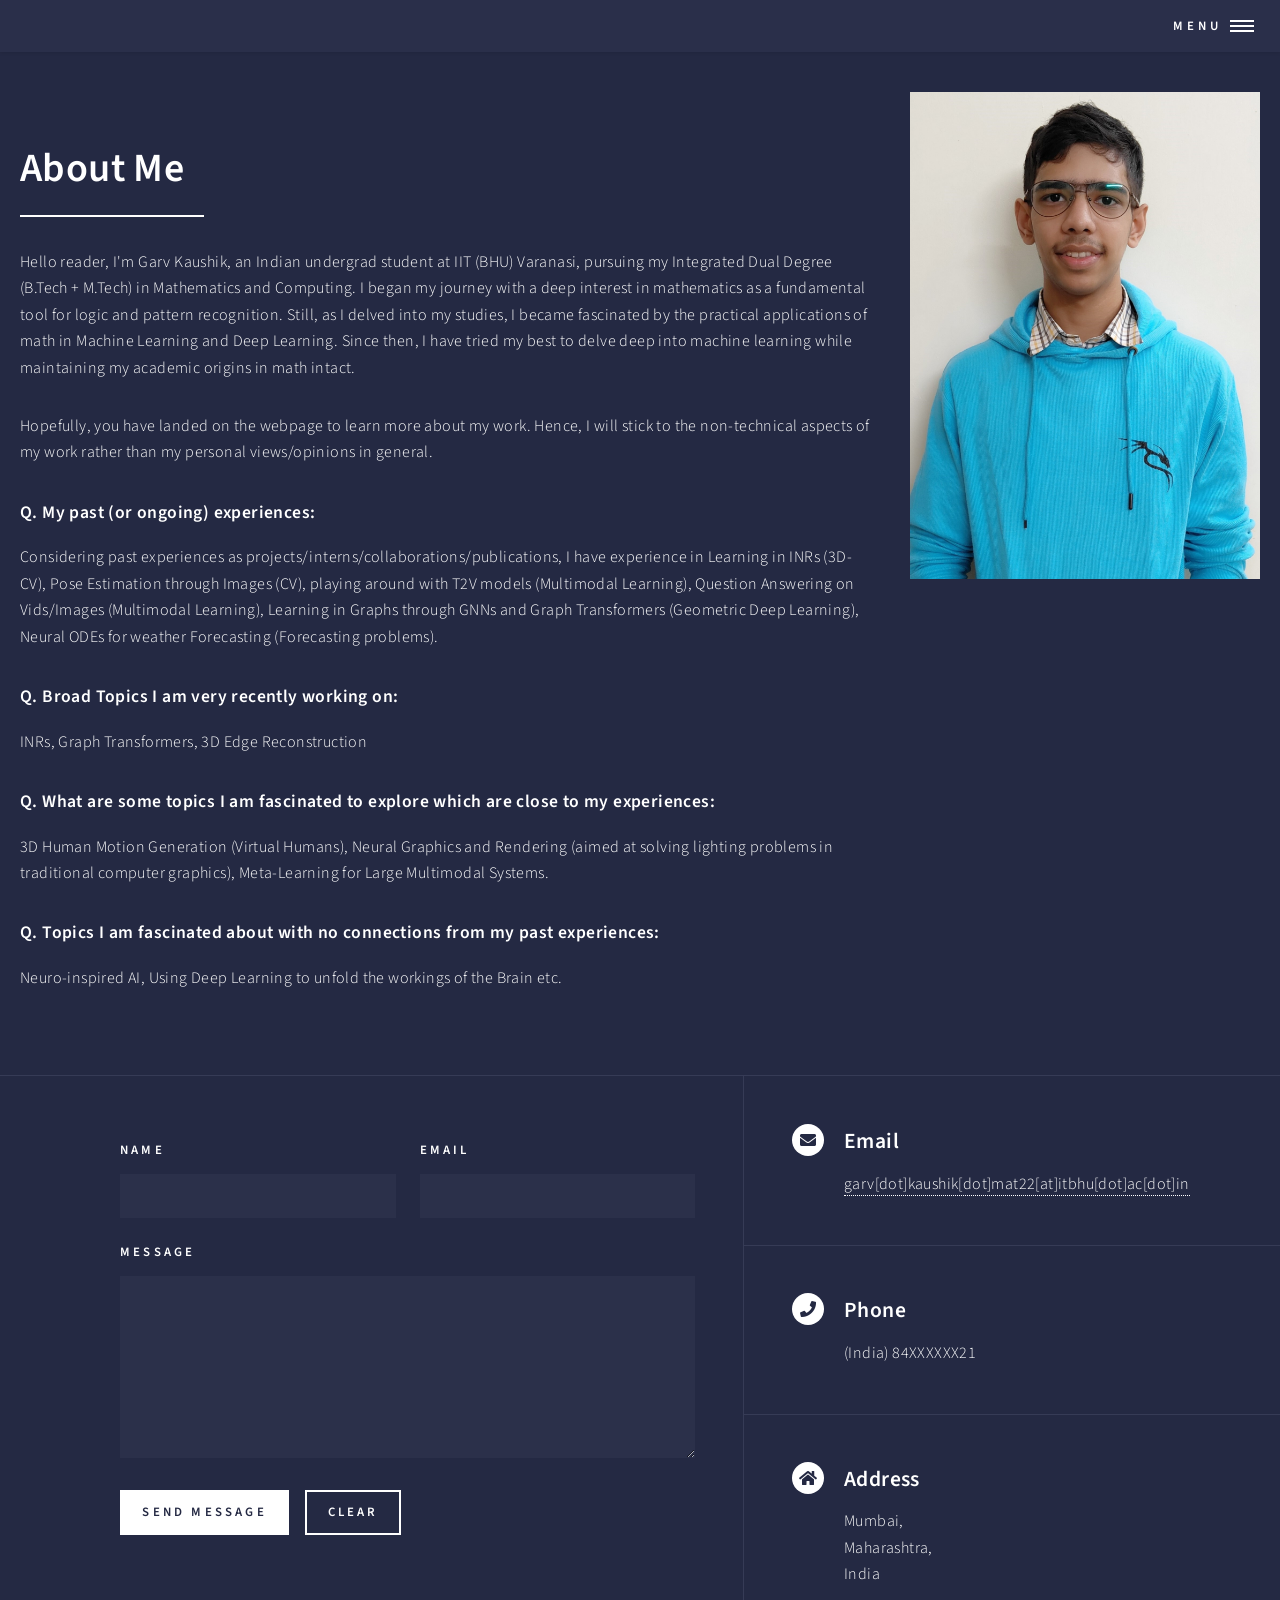
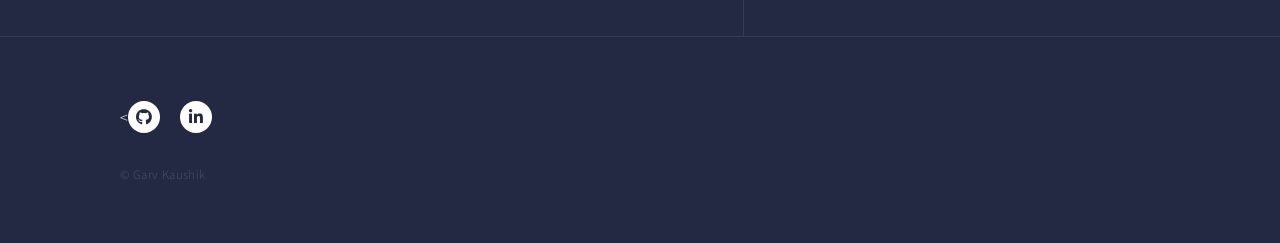
<file: About_me.html>
<!DOCTYPE HTML>

<html>
	<head>
		<title>About me- Garv Kaushik</title>
		<meta charset="utf-8" />
		<meta name="viewport" content="width=device-width, initial-scale=1, user-scalable=no" />
		<link rel="stylesheet" href="assets/css/main.css" />
		<noscript><link rel="stylesheet" href="assets/css/noscript.css" /></noscript>
	</head>
	<body class="is-preload">

		<!-- Wrapper -->
			<div id="wrapper">

				<!-- Header -->
					<header id="header">
						<nav>
							<a href="#menu">Menu</a>
						</nav>
					</header>

				<!-- Menu -->
				<nav id="menu">
					<ul class="links">
						<li><a href="index.html">Home</a></li>
						<li><a href="About_me.html">About me</a></li>
						<li><a href="Projects.html">Projects</a></li>
						<li><a href="Experience.html">Experience</a></li>
						<li><a href="Academic_Achievements.html">Scholastic Achievements</a></li>
					</ul>
					<ul class="actions stacked">
						<li><a href="https://drive.google.com/file/d/1yKCyEsmQGVmRb8bkVBrFfcwBSVTXSB1B/view?usp=drive_link" class="button primary fit">CV/Resume</a></li>
					</ul>
				</nav>

				<!-- Main -->
				<div id="main" class="alt">
					<!-- About Me Section -->
					<section id="one" style="display: flex; align-items: flex-start; padding: 20px;">
						<!-- Text Content on the left side -->
						<div class="inner" style="flex: 1; padding-right: 20px;">
							<header class="major">
								<h1>About Me</h1>
							</header>
							<p>Hello reader, I'm Garv Kaushik, an Indian undergrad student at IIT (BHU) Varanasi, pursuing my Integrated Dual Degree (B.Tech + M.Tech) in Mathematics and Computing. I began my journey with a deep interest in mathematics as a fundamental tool for logic and pattern recognition. Still, as I delved into my studies, I became fascinated by the practical applications of math in Machine Learning and Deep Learning. Since then, I have tried my best to delve deep into machine learning while maintaining my academic origins in math intact.</p>
							<p>Hopefully, you have landed on the webpage to learn more about my work. Hence, I will stick to the non-technical aspects of my work rather than my personal views/opinions in general.</p>
							
							<h4>Q. My past (or ongoing) experiences:</h4>
							<p>Considering past experiences as projects/interns/collaborations/publications, I have experience in Learning in INRs (3D-CV), Pose Estimation through Images (CV), playing around with T2V models (Multimodal Learning), Question Answering on Vids/Images (Multimodal Learning), Learning in Graphs through GNNs and Graph Transformers (Geometric Deep Learning), Neural ODEs for weather Forecasting (Forecasting problems).</p>
							
							<h4>Q. Broad Topics I am very recently working on:</h4>
							<p>INRs, Graph Transformers, 3D Edge Reconstruction</p>
							
							<h4>Q. What are some topics I am fascinated to explore which are close to my experiences:</h4>
							<p>3D Human Motion Generation (Virtual Humans), Neural Graphics and Rendering (aimed at solving lighting problems in traditional computer graphics), Meta-Learning for Large Multimodal Systems.</p>
							
							<h4>Q. Topics I am fascinated about with no connections from my past experiences:</h4>
							<p>Neuro-inspired AI, Using Deep Learning to unfold the workings of the Brain etc.</p>
						</div>
						
						<!-- Image on the right side -->
						<div style="flex: 0 0 350px; display: flex; align-items: center; justify-content: center; margin-left: 20px; margin-top: 20px;">
							<img src="images/GK_profile.jpg" alt="Garv Kaushik" style="width: 100%; height: auto; max-height: 500px;">
						</div>
					</section>
				</div>
				
				
				
				
				

				<!-- Contact -->
					<section id="contact">
						<div class="inner">
							<section>
								<form method="post" action="#">
									<div class="fields">
										<div class="field half">
											<label for="name">Name</label>
											<input type="text" name="name" id="name" />
										</div>
										<div class="field half">
											<label for="email">Email</label>
											<input type="text" name="email" id="email" />
										</div>
										<div class="field">
											<label for="message">Message</label>
											<textarea name="message" id="message" rows="6"></textarea>
										</div>
									</div>
									<ul class="actions">
										<li><input type="submit" value="Send Message" class="primary" /></li>
										<li><input type="reset" value="Clear" /></li>
									</ul>
								</form>
							</section>
							<section class="split">
								<section>
									<div class="contact-method">
										<span class="icon solid alt fa-envelope"></span>
										<h3>Email</h3>
										<a href="#">garv[dot]kaushik[dot]mat22[at]itbhu[dot]ac[dot]in</a>
									</div>
								</section>
								<section>
									<div class="contact-method">
										<span class="icon solid alt fa-phone"></span>
										<h3>Phone</h3>
										<span>(India) 84XXXXXX21</span>
									</div>
								</section>
								<section>
									<div class="contact-method">
										<span class="icon solid alt fa-home"></span>
										<h3>Address</h3>
										<span>Mumbai,<br />
										Maharashtra,<br />
										India</span>
									</div>
								</section>
							</section>
						</div>
					</section>

				<!-- Footer -->
					<footer id="footer">
						<div class="inner">
							<ul class="icons">
								<<li><a href="https://github.com/GARV-k" class="icon brands alt fa-github"><span class="label">GitHub</span></a></li>
								<li><a href="https://www.linkedin.com/in/garv-kaushik-52278624b/" class="icon brands alt fa-linkedin-in"><span class="label">LinkedIn</span></a></li>
							</ul>
							<ul class="copyright">
								<li>&copy; Garv Kaushik</li>
							</ul>
						</div>
					</footer>

			</div>

		<!-- Scripts -->
			<script src="assets/js/jquery.min.js"></script>
			<script src="assets/js/jquery.scrolly.min.js"></script>
			<script src="assets/js/jquery.scrollex.min.js"></script>
			<script src="assets/js/browser.min.js"></script>
			<script src="assets/js/breakpoints.min.js"></script>
			<script src="assets/js/util.js"></script>
			<script src="assets/js/main.js"></script>

	</body>
</html>
</file>
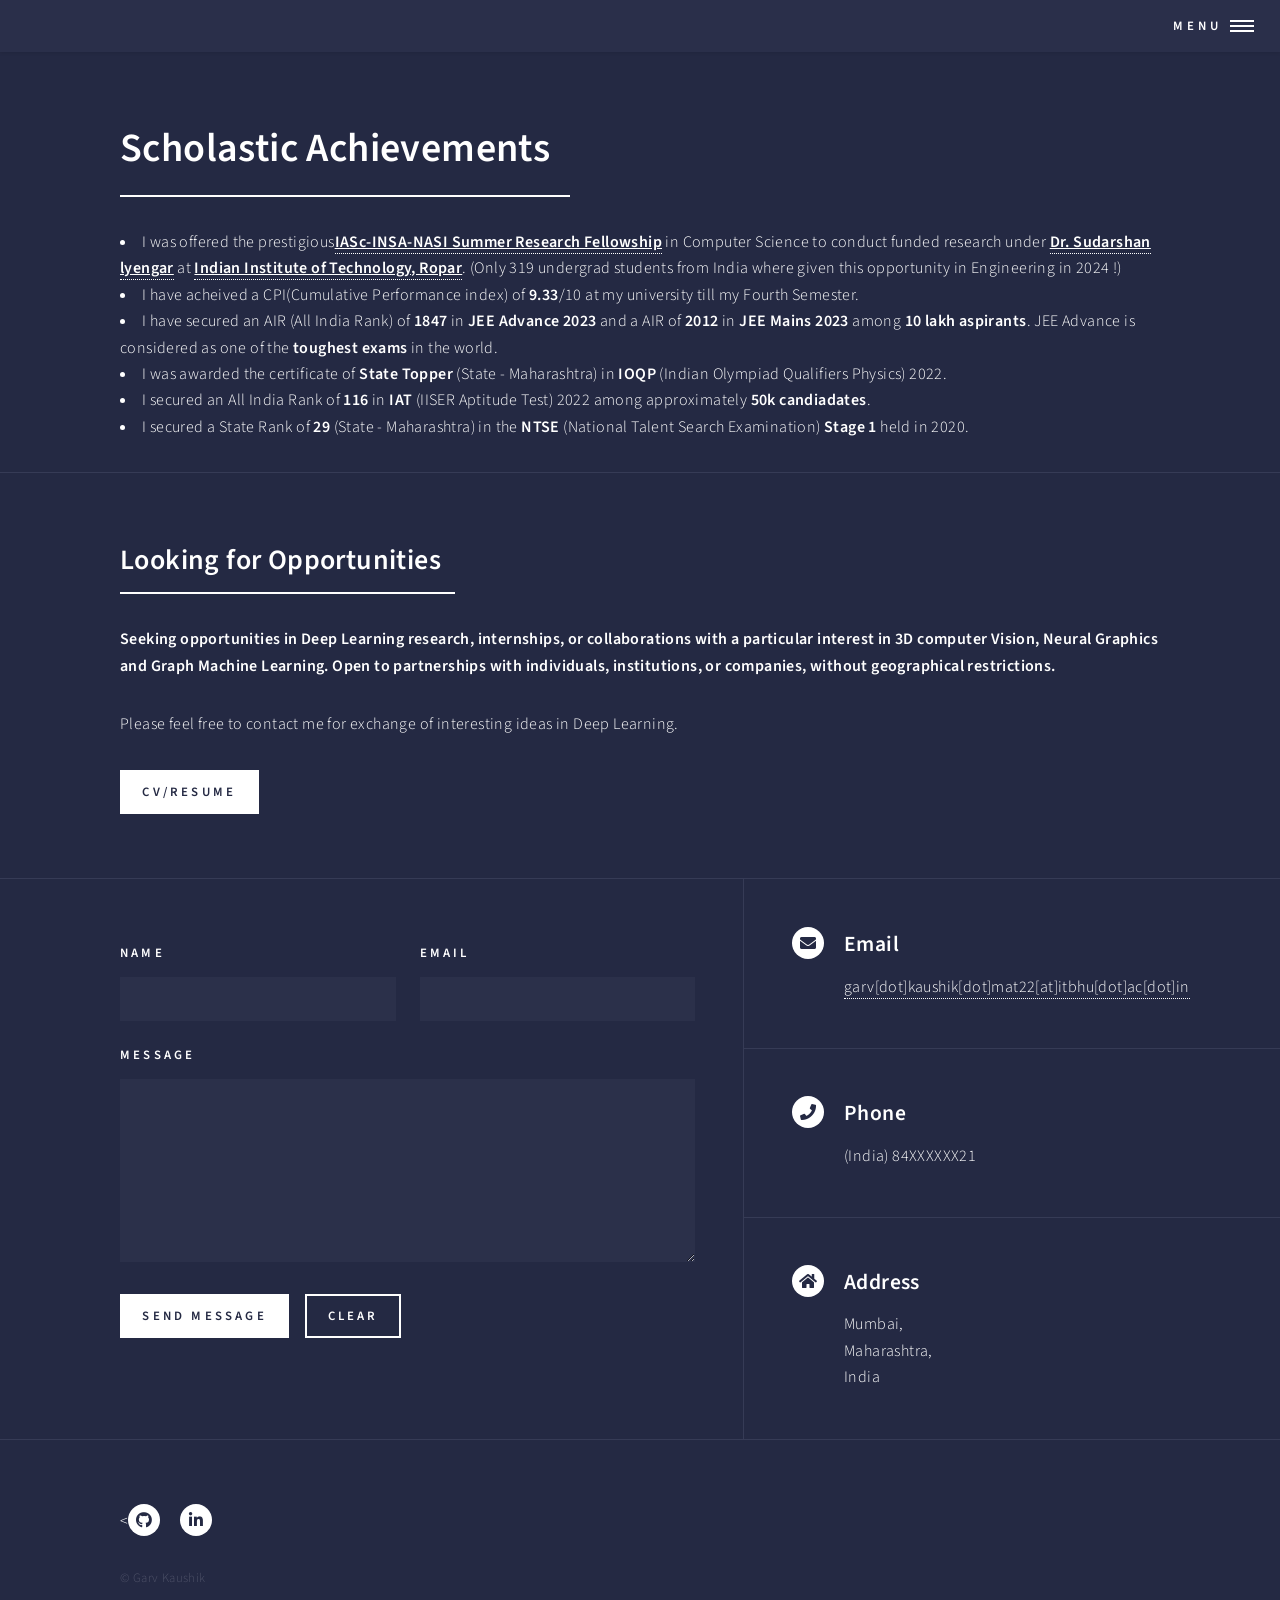
<file: Academic_Achievements.html>
<!DOCTYPE HTML>

<html>
	<head>
		<title>Scholastic Achievements- Garv Kaushik</title>
		<meta charset="utf-8" />
		<meta name="viewport" content="width=device-width, initial-scale=1, user-scalable=no" />
		<link rel="stylesheet" href="assets/css/main.css" />
		<noscript><link rel="stylesheet" href="assets/css/noscript.css" /></noscript>
	</head>
	<body class="is-preload">

		<!-- Wrapper -->
			<div id="wrapper">

				<!-- Header -->
					<header id="header">
						<nav>
							<a href="#menu">Menu</a>
						</nav>
					</header>

				<!-- Menu -->
				<nav id="menu">
					<ul class="links">
						<li><a href="index.html">Home</a></li>
						<li><a href="About_me.html">About me</a></li>
						<li><a href="Projects.html">Projects</a></li>
						<li><a href="Experience.html">Experience</a></li>
						<li><a href="Scholastic_Achievements.html">Scholatic Achievements</a></li>
					</ul>
					<ul class="actions stacked">
						<li><a href="https://drive.google.com/file/d/1yKCyEsmQGVmRb8bkVBrFfcwBSVTXSB1B/view?usp=drive_link" class="button primary fit">CV/Resume</a></li>
					</ul>
				</nav>

				<!-- Main -->
					<div id="main" class="alt">

						<!-- One -->
							<section id="one">
								<div class="inner">
									<header class="major">
										<h1>Scholastic Achievements</h1>
									</header>
									<!--<span class="image main"><img src="images/About_me.jpg" alt="" /></span>-->
									<li>I was offered the prestigious<strong><a href ="https://www.ias.ac.in/"><u>IASc-INSA-NASI Summer Research Fellowship</u></a></strong> in Computer Science to conduct funded research under <strong><a href ="https://sudarshansudarshan.github.io/"><u>Dr. Sudarshan lyengar</u></a></strong> at <strong><a href ="https://www.iitrpr.ac.in/"><u>Indian Institute of Technology, Ropar</u></a></strong>. (Only 319 undergrad students from India where given this opportunity in Engineering in 2024 !)</li>
									<li>I have acheived a CPI(Cumulative Performance index) of <strong>9.33</strong>/10 at my university till my Fourth Semester.</li>
									<li>I have secured an AIR (All India Rank) of <strong>1847</strong> in <strong>JEE Advance 2023</strong> and a AIR of <strong>2012</strong> in <strong>JEE Mains 2023</strong> among <strong>10 lakh aspirants</strong>. JEE Advance is considered as one of the <strong>toughest exams</strong> in the world.</li>
									<li>I was awarded the certificate of <strong>State Topper</strong> (State - Maharashtra) in <strong>IOQP</strong> (Indian Olympiad Qualifiers Physics) 2022.</li>
									<li>I secured an All India Rank of <strong>116</strong> in <strong>IAT</strong> (IISER Aptitude Test) 2022 among approximately <strong>50k candiadates</strong>.</li>
									<li>I secured a  State Rank of <strong>29</strong> (State - Maharashtra) in the <strong>NTSE</strong> (National Talent Search Examination) <strong>Stage 1</strong> held in 2020.</li>
								</div>
							</section>

							<section id="two">
								<div class="inner">
									<header class="major">
										<h2>Looking for Opportunities</h2>
									</header>
									<p><strong>Seeking opportunities in Deep Learning research, internships, or collaborations with a particular interest in 3D computer Vision, Neural Graphics and Graph Machine Learning. Open to partnerships with individuals, institutions, or companies, without geographical restrictions.</strong></p>
									<p>Please feel free to contact me for exchange of interesting ideas in Deep Learning.</p>
									<ul class="actions">
										<li><a href="https://drive.google.com/file/d/1yKCyEsmQGVmRb8bkVBrFfcwBSVTXSB1B/view?usp=drive_link" class="button primary fit">CV/Resume</a></li>
									</ul>
								</div>
							</section>

					</div>

				<!-- Contact -->
					<section id="contact">
						<div class="inner">
							<section>
								<form method="post" action="#">
									<div class="fields">
										<div class="field half">
											<label for="name">Name</label>
											<input type="text" name="name" id="name" />
										</div>
										<div class="field half">
											<label for="email">Email</label>
											<input type="text" name="email" id="email" />
										</div>
										<div class="field">
											<label for="message">Message</label>
											<textarea name="message" id="message" rows="6"></textarea>
										</div>
									</div>
									<ul class="actions">
										<li><input type="submit" value="Send Message" class="primary" /></li>
										<li><input type="reset" value="Clear" /></li>
									</ul>
								</form>
							</section>
							<section class="split">
								<section>
									<div class="contact-method">
										<span class="icon solid alt fa-envelope"></span>
										<h3>Email</h3>
										<a href="#">garv[dot]kaushik[dot]mat22[at]itbhu[dot]ac[dot]in</a>
									</div>
								</section>
								<section>
									<div class="contact-method">
										<span class="icon solid alt fa-phone"></span>
										<h3>Phone</h3>
										<span>(India) 84XXXXXX21</span>
									</div>
								</section>
								<section>
									<div class="contact-method">
										<span class="icon solid alt fa-home"></span>
										<h3>Address</h3>
										<span>Mumbai,<br />
										Maharashtra,<br />
										India</span>
									</div>
								</section>
							</section>
						</div>
					</section>

				<!-- Footer -->
					<footer id="footer">
						<div class="inner">
							<ul class="icons">
								<<li><a href="https://github.com/GARV-k" class="icon brands alt fa-github"><span class="label">GitHub</span></a></li>
								<li><a href="https://www.linkedin.com/in/garv-kaushik-52278624b/" class="icon brands alt fa-linkedin-in"><span class="label">LinkedIn</span></a></li>
							</ul>
							<ul class="copyright">
								<li>&copy; Garv Kaushik</li>
							</ul>
						</div>
					</footer>

			</div>

		<!-- Scripts -->
			<script src="assets/js/jquery.min.js"></script>
			<script src="assets/js/jquery.scrolly.min.js"></script>
			<script src="assets/js/jquery.scrollex.min.js"></script>
			<script src="assets/js/browser.min.js"></script>
			<script src="assets/js/breakpoints.min.js"></script>
			<script src="assets/js/util.js"></script>
			<script src="assets/js/main.js"></script>

	</body>
</html>
</file>
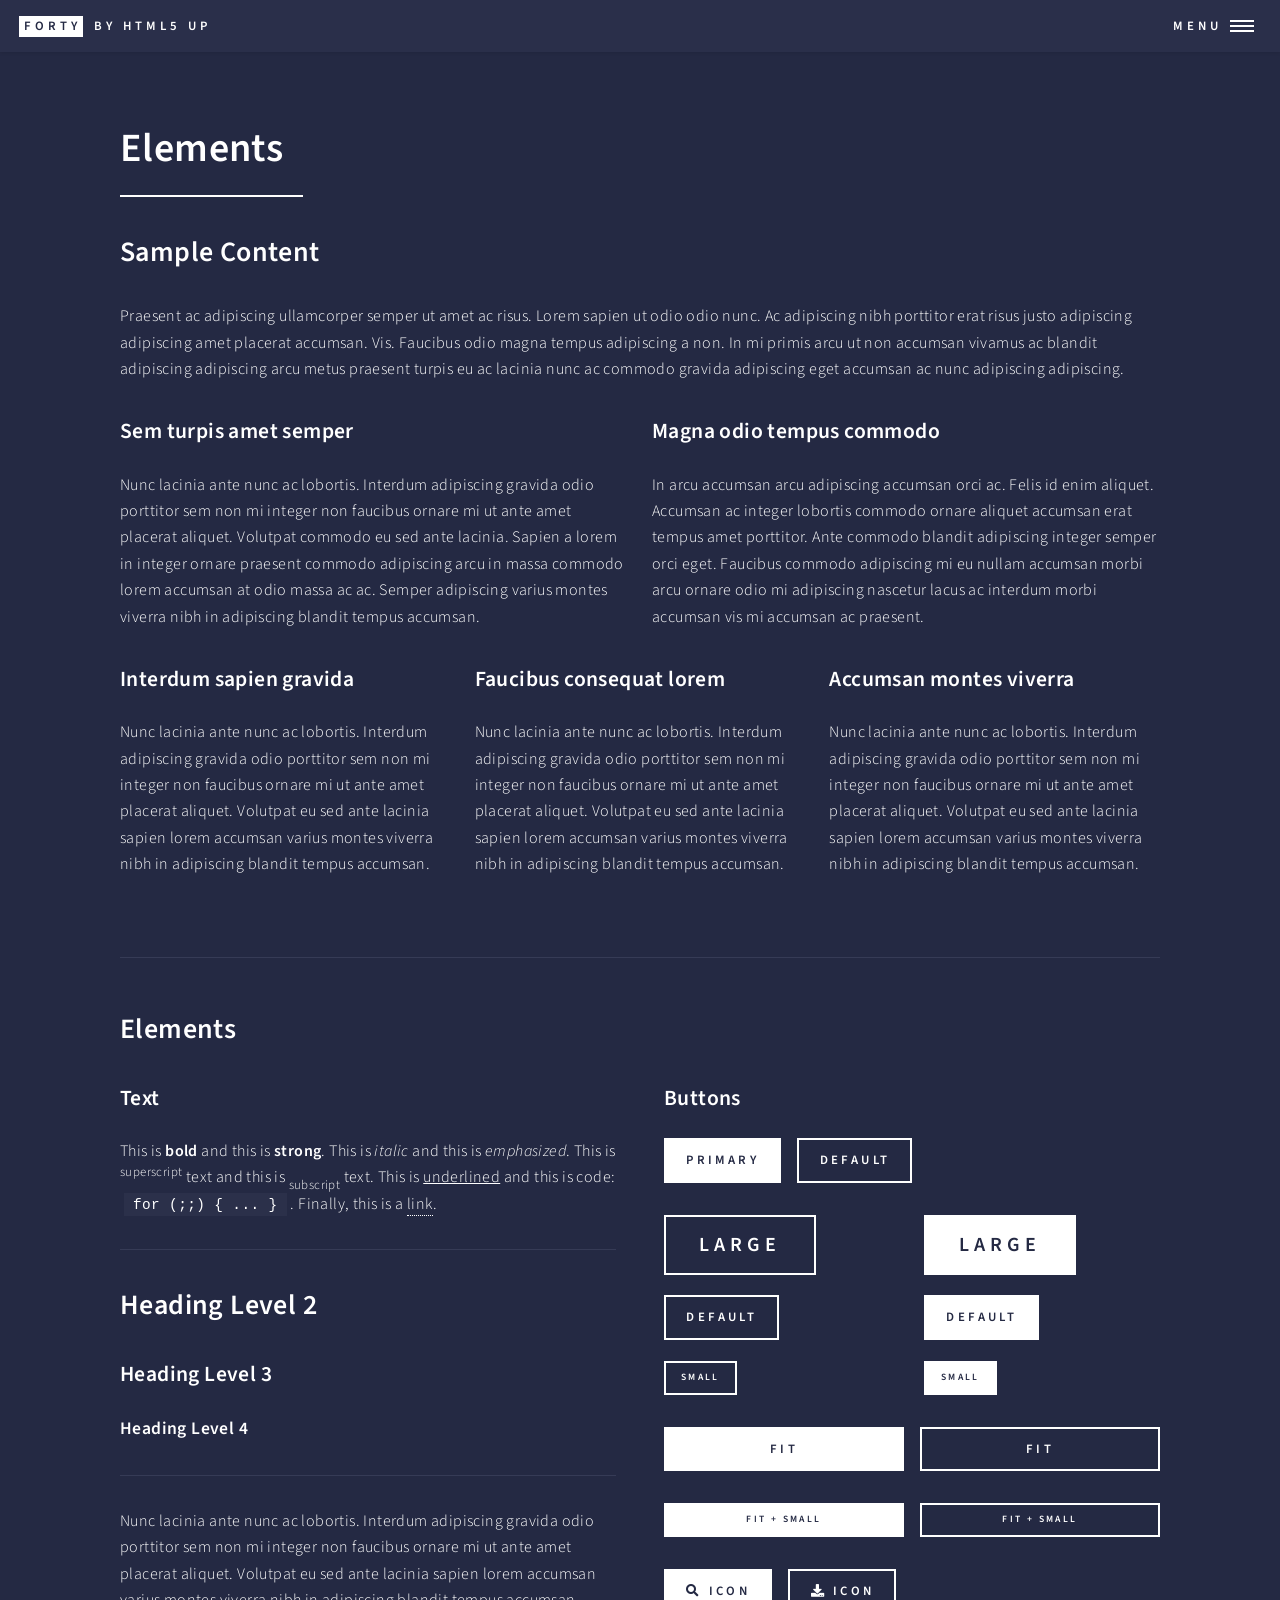
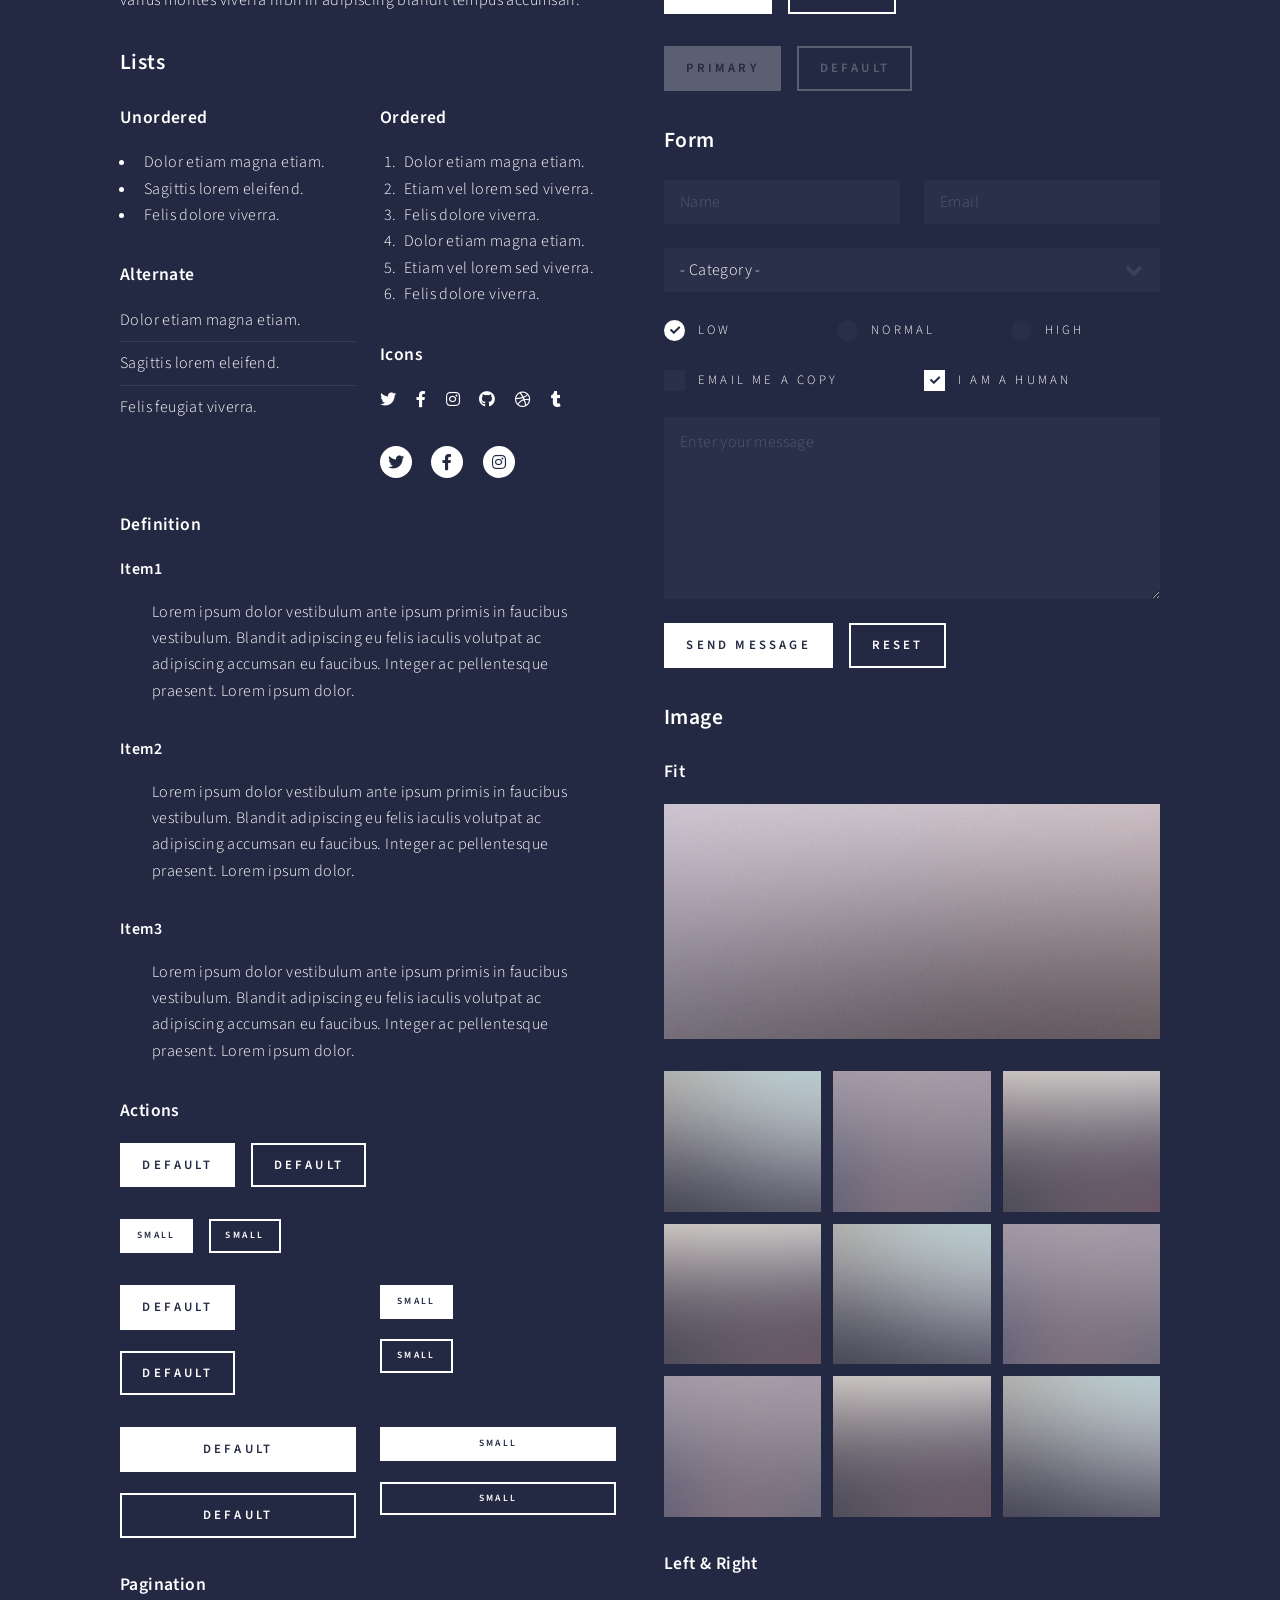
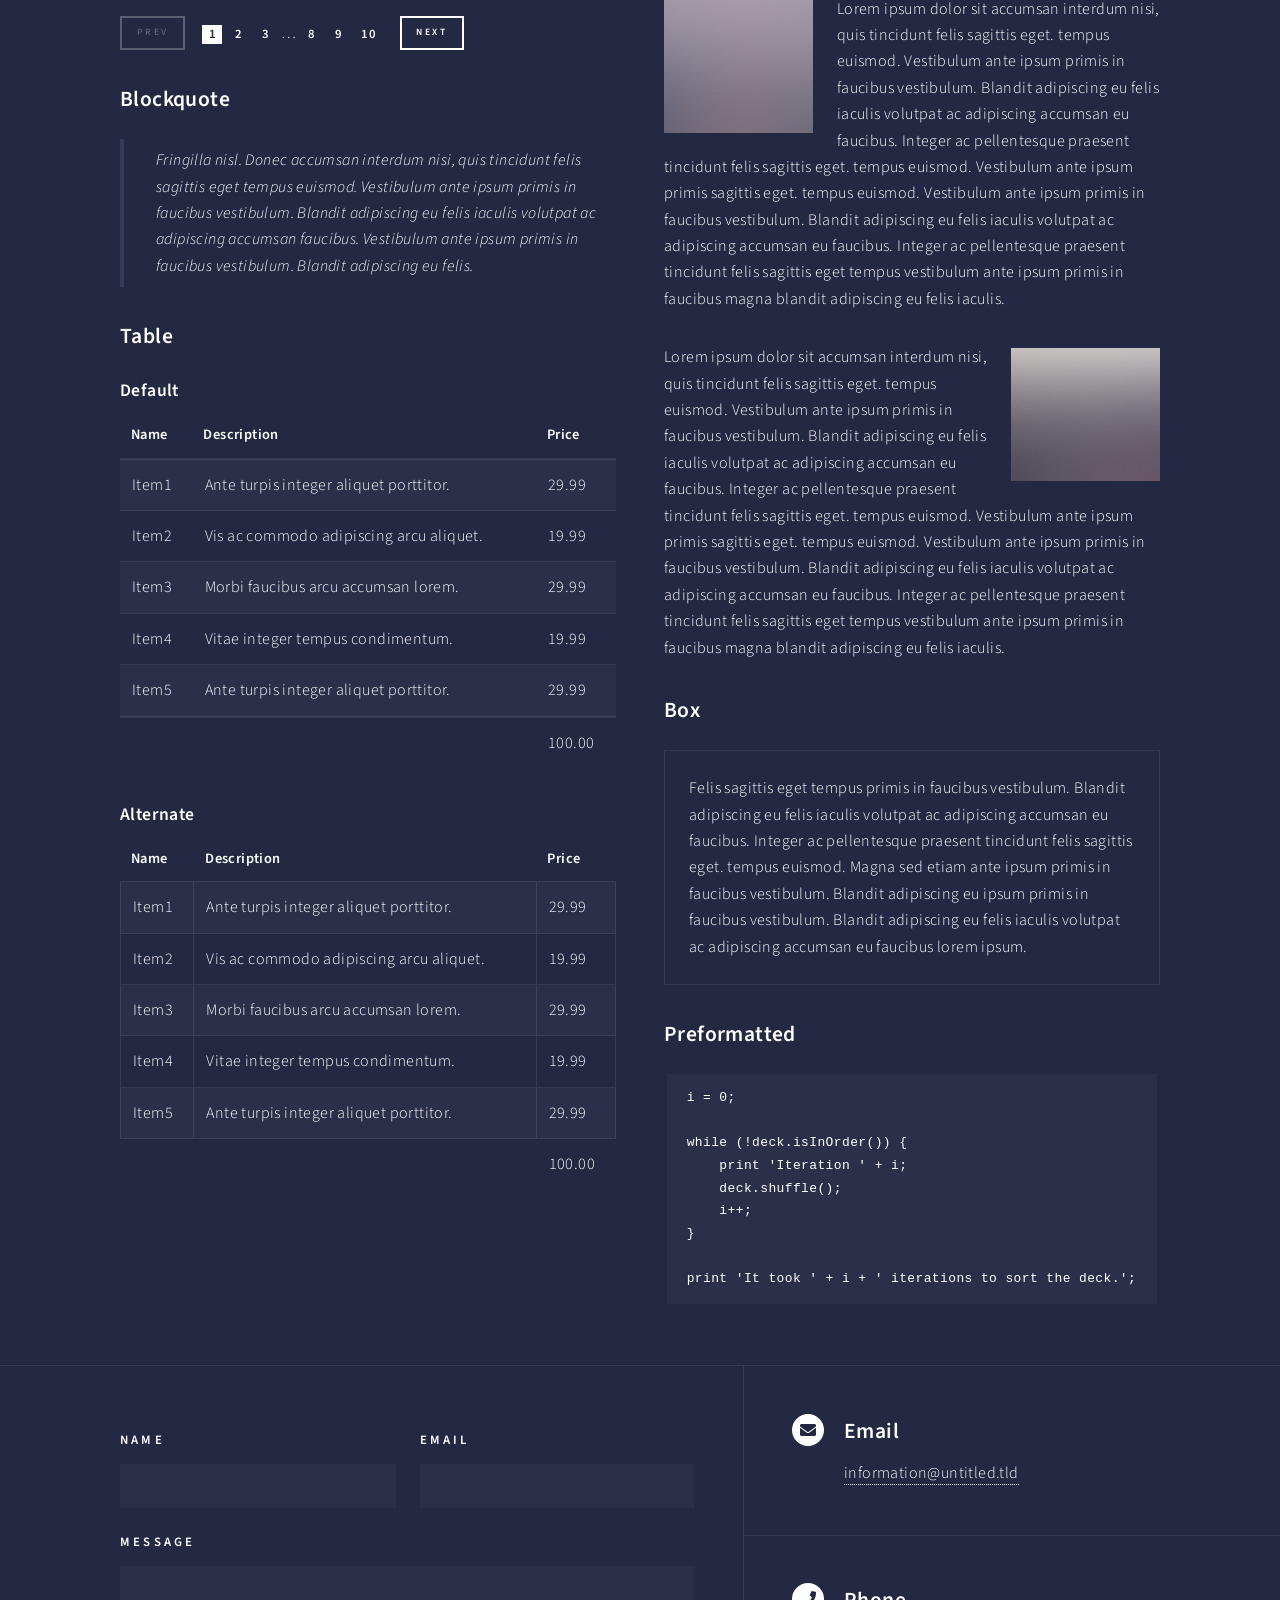
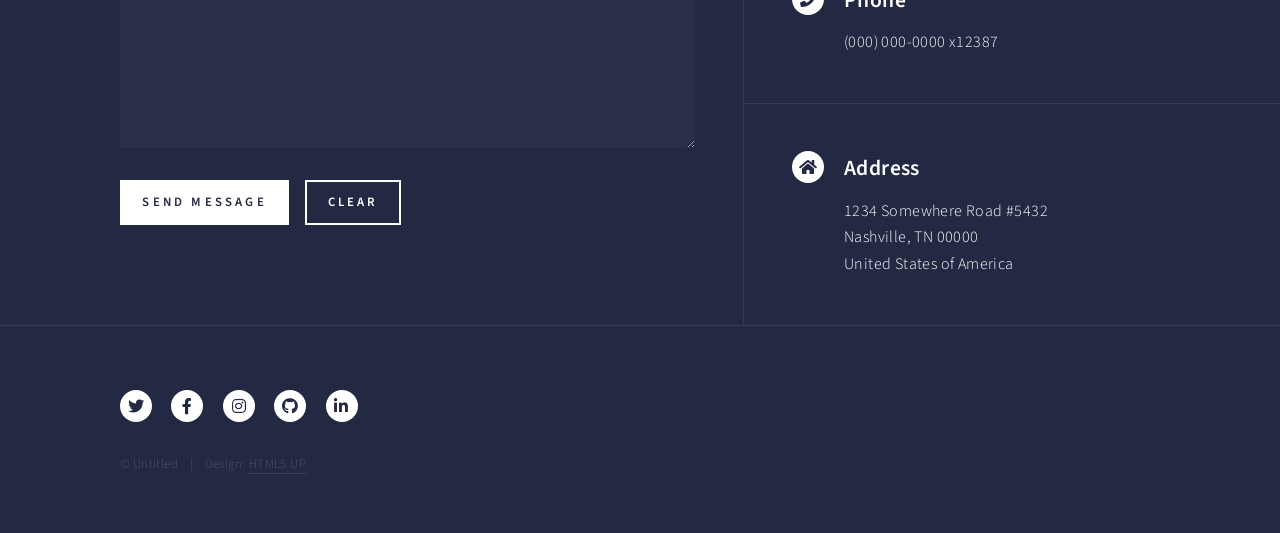
<file: elements.html>
<!DOCTYPE HTML>
<!--
	Forty by HTML5 UP
	html5up.net | @ajlkn
	Free for personal and commercial use under the CCA 3.0 license (html5up.net/license)
-->
<html>
	<head>
		<title>Elements - Forty by HTML5 UP</title>
		<meta charset="utf-8" />
		<meta name="viewport" content="width=device-width, initial-scale=1, user-scalable=no" />
		<link rel="stylesheet" href="assets/css/main.css" />
		<noscript><link rel="stylesheet" href="assets/css/noscript.css" /></noscript>
	</head>
	<body class="is-preload">

		<!-- Wrapper -->
			<div id="wrapper">

				<!-- Header -->
					<header id="header">
						<a href="index.html" class="logo"><strong>Forty</strong> <span>by HTML5 UP</span></a>
						<nav>
							<a href="#menu">Menu</a>
						</nav>
					</header>

				<!-- Menu -->
					<nav id="menu">
						<ul class="links">
							<li><a href="index.html">Home</a></li>
							<li><a href="landing.html">Landing</a></li>
							<li><a href="generic.html">Generic</a></li>
							<li><a href="elements.html">Elements</a></li>
						</ul>
						<ul class="actions stacked">
							<li><a href="#" class="button primary fit">Get Started</a></li>
							<li><a href="#" class="button fit">Log In</a></li>
						</ul>
					</nav>

				<!-- Main -->
					<div id="main" class="alt">

						<!-- One -->
							<section id="one">
								<div class="inner">
									<header class="major">
										<h1>Elements</h1>
									</header>

									<!-- Content -->
										<h2 id="content">Sample Content</h2>
										<p>Praesent ac adipiscing ullamcorper semper ut amet ac risus. Lorem sapien ut odio odio nunc. Ac adipiscing nibh porttitor erat risus justo adipiscing adipiscing amet placerat accumsan. Vis. Faucibus odio magna tempus adipiscing a non. In mi primis arcu ut non accumsan vivamus ac blandit adipiscing adipiscing arcu metus praesent turpis eu ac lacinia nunc ac commodo gravida adipiscing eget accumsan ac nunc adipiscing adipiscing.</p>
										<div class="row">
											<div class="col-6 col-12-small">
												<h3>Sem turpis amet semper</h3>
												<p>Nunc lacinia ante nunc ac lobortis. Interdum adipiscing gravida odio porttitor sem non mi integer non faucibus ornare mi ut ante amet placerat aliquet. Volutpat commodo eu sed ante lacinia. Sapien a lorem in integer ornare praesent commodo adipiscing arcu in massa commodo lorem accumsan at odio massa ac ac. Semper adipiscing varius montes viverra nibh in adipiscing blandit tempus accumsan.</p>
											</div>
											<div class="col-6 col-12-small">
												<h3>Magna odio tempus commodo</h3>
												<p>In arcu accumsan arcu adipiscing accumsan orci ac. Felis id enim aliquet. Accumsan ac integer lobortis commodo ornare aliquet accumsan erat tempus amet porttitor. Ante commodo blandit adipiscing integer semper orci eget. Faucibus commodo adipiscing mi eu nullam accumsan morbi arcu ornare odio mi adipiscing nascetur lacus ac interdum morbi accumsan vis mi accumsan ac praesent.</p>
											</div>
											<!-- Break -->
											<div class="col-4 col-12-medium">
												<h3>Interdum sapien gravida</h3>
												<p>Nunc lacinia ante nunc ac lobortis. Interdum adipiscing gravida odio porttitor sem non mi integer non faucibus ornare mi ut ante amet placerat aliquet. Volutpat eu sed ante lacinia sapien lorem accumsan varius montes viverra nibh in adipiscing blandit tempus accumsan.</p>
											</div>
											<div class="col-4 col-12-medium">
												<h3>Faucibus consequat lorem</h3>
												<p>Nunc lacinia ante nunc ac lobortis. Interdum adipiscing gravida odio porttitor sem non mi integer non faucibus ornare mi ut ante amet placerat aliquet. Volutpat eu sed ante lacinia sapien lorem accumsan varius montes viverra nibh in adipiscing blandit tempus accumsan.</p>
											</div>
											<div class="col-4 col-12-medium">
												<h3>Accumsan montes viverra</h3>
												<p>Nunc lacinia ante nunc ac lobortis. Interdum adipiscing gravida odio porttitor sem non mi integer non faucibus ornare mi ut ante amet placerat aliquet. Volutpat eu sed ante lacinia sapien lorem accumsan varius montes viverra nibh in adipiscing blandit tempus accumsan.</p>
											</div>
										</div>

									<hr class="major" />

									<!-- Elements -->
										<h2 id="elements">Elements</h2>
										<div class="row gtr-200">
											<div class="col-6 col-12-medium">

												<!-- Text stuff -->
													<h3>Text</h3>
													<p>This is <b>bold</b> and this is <strong>strong</strong>. This is <i>italic</i> and this is <em>emphasized</em>.
													This is <sup>superscript</sup> text and this is <sub>subscript</sub> text.
													This is <u>underlined</u> and this is code: <code>for (;;) { ... }</code>.
													Finally, this is a <a href="#">link</a>.</p>
													<hr />
													<h2>Heading Level 2</h2>
													<h3>Heading Level 3</h3>
													<h4>Heading Level 4</h4>
													<hr />
													<p>Nunc lacinia ante nunc ac lobortis. Interdum adipiscing gravida odio porttitor sem non mi integer non faucibus ornare mi ut ante amet placerat aliquet. Volutpat eu sed ante lacinia sapien lorem accumsan varius montes viverra nibh in adipiscing blandit tempus accumsan.</p>

												<!-- Lists -->
													<h3>Lists</h3>
													<div class="row">
														<div class="col-6 col-12-small">

															<h4>Unordered</h4>
															<ul>
																<li>Dolor etiam magna etiam.</li>
																<li>Sagittis lorem eleifend.</li>
																<li>Felis dolore viverra.</li>
															</ul>

															<h4>Alternate</h4>
															<ul class="alt">
																<li>Dolor etiam magna etiam.</li>
																<li>Sagittis lorem eleifend.</li>
																<li>Felis feugiat viverra.</li>
															</ul>

														</div>
														<div class="col-6 col-12-small">

															<h4>Ordered</h4>
															<ol>
																<li>Dolor etiam magna etiam.</li>
																<li>Etiam vel lorem sed viverra.</li>
																<li>Felis dolore viverra.</li>
																<li>Dolor etiam magna etiam.</li>
																<li>Etiam vel lorem sed viverra.</li>
																<li>Felis dolore viverra.</li>
															</ol>

															<h4>Icons</h4>
															<ul class="icons">
																<li><a href="#" class="icon brands fa-twitter"><span class="label">Twitter</span></a></li>
																<li><a href="#" class="icon brands fa-facebook-f"><span class="label">Facebook</span></a></li>
																<li><a href="#" class="icon brands fa-instagram"><span class="label">Instagram</span></a></li>
																<li><a href="#" class="icon brands fa-github"><span class="label">Github</span></a></li>
																<li><a href="#" class="icon brands fa-dribbble"><span class="label">Dribbble</span></a></li>
																<li><a href="#" class="icon brands fa-tumblr"><span class="label">Tumblr</span></a></li>
															</ul>
															<ul class="icons">
																<li><a href="#" class="icon brands alt fa-twitter"><span class="label">Twitter</span></a></li>
																<li><a href="#" class="icon brands alt fa-facebook-f"><span class="label">Facebook</span></a></li>
																<li><a href="#" class="icon brands alt fa-instagram"><span class="label">Instagram</span></a></li>
															</ul>

														</div>
													</div>
													<h4>Definition</h4>
													<dl>
														<dt>Item1</dt>
														<dd>
															<p>Lorem ipsum dolor vestibulum ante ipsum primis in faucibus vestibulum. Blandit adipiscing eu felis iaculis volutpat ac adipiscing accumsan eu faucibus. Integer ac pellentesque praesent. Lorem ipsum dolor.</p>
														</dd>
														<dt>Item2</dt>
														<dd>
															<p>Lorem ipsum dolor vestibulum ante ipsum primis in faucibus vestibulum. Blandit adipiscing eu felis iaculis volutpat ac adipiscing accumsan eu faucibus. Integer ac pellentesque praesent. Lorem ipsum dolor.</p>
														</dd>
														<dt>Item3</dt>
														<dd>
															<p>Lorem ipsum dolor vestibulum ante ipsum primis in faucibus vestibulum. Blandit adipiscing eu felis iaculis volutpat ac adipiscing accumsan eu faucibus. Integer ac pellentesque praesent. Lorem ipsum dolor.</p>
														</dd>
													</dl>

													<h4>Actions</h4>
													<ul class="actions">
														<li><a href="#" class="button primary">Default</a></li>
														<li><a href="#" class="button">Default</a></li>
													</ul>
													<ul class="actions small">
														<li><a href="#" class="button primary small">Small</a></li>
														<li><a href="#" class="button small">Small</a></li>
													</ul>
													<div class="row">
														<div class="col-6 col-12-small">
															<ul class="actions stacked">
																<li><a href="#" class="button primary">Default</a></li>
																<li><a href="#" class="button">Default</a></li>
															</ul>
														</div>
														<div class="col-6 col-12-small">
															<ul class="actions stacked">
																<li><a href="#" class="button primary small">Small</a></li>
																<li><a href="#" class="button small">Small</a></li>
															</ul>
														</div>
														<div class="col-6 col-12-small">
															<ul class="actions stacked">
																<li><a href="#" class="button primary fit">Default</a></li>
																<li><a href="#" class="button fit">Default</a></li>
															</ul>
														</div>
														<div class="col-6 col-12-small">
															<ul class="actions stacked">
																<li><a href="#" class="button primary small fit">Small</a></li>
																<li><a href="#" class="button small fit">Small</a></li>
															</ul>
														</div>
													</div>

													<h4>Pagination</h4>
													<ul class="pagination">
														<li><span class="button small disabled">Prev</span></li>
														<li><a href="#" class="page active">1</a></li>
														<li><a href="#" class="page">2</a></li>
														<li><a href="#" class="page">3</a></li>
														<li><span>&hellip;</span></li>
														<li><a href="#" class="page">8</a></li>
														<li><a href="#" class="page">9</a></li>
														<li><a href="#" class="page">10</a></li>
														<li><a href="#" class="button small">Next</a></li>
													</ul>

												<!-- Blockquote -->
													<h3>Blockquote</h3>
													<blockquote>Fringilla nisl. Donec accumsan interdum nisi, quis tincidunt felis sagittis eget tempus euismod. Vestibulum ante ipsum primis in faucibus vestibulum. Blandit adipiscing eu felis iaculis volutpat ac adipiscing accumsan faucibus. Vestibulum ante ipsum primis in faucibus vestibulum. Blandit adipiscing eu felis.</blockquote>

												<!-- Table -->
													<h3>Table</h3>

													<h4>Default</h4>
													<div class="table-wrapper">
														<table>
															<thead>
																<tr>
																	<th>Name</th>
																	<th>Description</th>
																	<th>Price</th>
																</tr>
															</thead>
															<tbody>
																<tr>
																	<td>Item1</td>
																	<td>Ante turpis integer aliquet porttitor.</td>
																	<td>29.99</td>
																</tr>
																<tr>
																	<td>Item2</td>
																	<td>Vis ac commodo adipiscing arcu aliquet.</td>
																	<td>19.99</td>
																</tr>
																<tr>
																	<td>Item3</td>
																	<td> Morbi faucibus arcu accumsan lorem.</td>
																	<td>29.99</td>
																</tr>
																<tr>
																	<td>Item4</td>
																	<td>Vitae integer tempus condimentum.</td>
																	<td>19.99</td>
																</tr>
																<tr>
																	<td>Item5</td>
																	<td>Ante turpis integer aliquet porttitor.</td>
																	<td>29.99</td>
																</tr>
															</tbody>
															<tfoot>
																<tr>
																	<td colspan="2"></td>
																	<td>100.00</td>
																</tr>
															</tfoot>
														</table>
													</div>

													<h4>Alternate</h4>
													<div class="table-wrapper">
														<table class="alt">
															<thead>
																<tr>
																	<th>Name</th>
																	<th>Description</th>
																	<th>Price</th>
																</tr>
															</thead>
															<tbody>
																<tr>
																	<td>Item1</td>
																	<td>Ante turpis integer aliquet porttitor.</td>
																	<td>29.99</td>
																</tr>
																<tr>
																	<td>Item2</td>
																	<td>Vis ac commodo adipiscing arcu aliquet.</td>
																	<td>19.99</td>
																</tr>
																<tr>
																	<td>Item3</td>
																	<td> Morbi faucibus arcu accumsan lorem.</td>
																	<td>29.99</td>
																</tr>
																<tr>
																	<td>Item4</td>
																	<td>Vitae integer tempus condimentum.</td>
																	<td>19.99</td>
																</tr>
																<tr>
																	<td>Item5</td>
																	<td>Ante turpis integer aliquet porttitor.</td>
																	<td>29.99</td>
																</tr>
															</tbody>
															<tfoot>
																<tr>
																	<td colspan="2"></td>
																	<td>100.00</td>
																</tr>
															</tfoot>
														</table>
													</div>

											</div>
											<div class="col-6 col-12-medium">

												<!-- Buttons -->
													<h3>Buttons</h3>
													<ul class="actions">
														<li><a href="#" class="button primary">Primary</a></li>
														<li><a href="#" class="button">Default</a></li>
													</ul>
													<div class="row">
														<div class="col-6 col-12-xsmall">
															<ul class="actions stacked">
																<li><a href="#" class="button large">Large</a></li>
																<li><a href="#" class="button">Default</a></li>
																<li><a href="#" class="button small">Small</a></li>
															</ul>
														</div>
														<div class="col-6 col-12-xsmall">
															<ul class="actions stacked">
																<li><a href="#" class="button primary large">Large</a></li>
																<li><a href="#" class="button primary">Default</a></li>
																<li><a href="#" class="button primary small">Small</a></li>
															</ul>
														</div>
													</div>
													<ul class="actions fit">
														<li><a href="#" class="button primary fit">Fit</a></li>
														<li><a href="#" class="button fit">Fit</a></li>
													</ul>
													<ul class="actions fit small">
														<li><a href="#" class="button primary fit small">Fit + Small</a></li>
														<li><a href="#" class="button fit small">Fit + Small</a></li>
													</ul>
													<ul class="actions">
														<li><a href="#" class="button primary icon solid fa-search">Icon</a></li>
														<li><a href="#" class="button icon solid fa-download">Icon</a></li>
													</ul>
													<ul class="actions">
														<li><span class="button primary disabled">Primary</span></li>
														<li><span class="button disabled">Default</span></li>
													</ul>

												<!-- Form -->
													<h3>Form</h3>

													<form method="post" action="#">
														<div class="row gtr-uniform">
															<div class="col-6 col-12-xsmall">
																<input type="text" name="demo-name" id="demo-name" value="" placeholder="Name" />
															</div>
															<div class="col-6 col-12-xsmall">
																<input type="email" name="demo-email" id="demo-email" value="" placeholder="Email" />
															</div>
															<!-- Break -->
															<div class="col-12">
																<select name="demo-category" id="demo-category">
																	<option value="">- Category -</option>
																	<option value="1">Manufacturing</option>
																	<option value="1">Shipping</option>
																	<option value="1">Administration</option>
																	<option value="1">Human Resources</option>
																</select>
															</div>
															<!-- Break -->
															<div class="col-4 col-12-small">
																<input type="radio" id="demo-priority-low" name="demo-priority" checked>
																<label for="demo-priority-low">Low</label>
															</div>
															<div class="col-4 col-12-small">
																<input type="radio" id="demo-priority-normal" name="demo-priority">
																<label for="demo-priority-normal">Normal</label>
															</div>
															<div class="col-4 col-12-small">
																<input type="radio" id="demo-priority-high" name="demo-priority">
																<label for="demo-priority-high">High</label>
															</div>
															<!-- Break -->
															<div class="col-6 col-12-small">
																<input type="checkbox" id="demo-copy" name="demo-copy">
																<label for="demo-copy">Email me a copy</label>
															</div>
															<div class="col-6 col-12-small">
																<input type="checkbox" id="demo-human" name="demo-human" checked>
																<label for="demo-human">I am a human</label>
															</div>
															<!-- Break -->
															<div class="col-12">
																<textarea name="demo-message" id="demo-message" placeholder="Enter your message" rows="6"></textarea>
															</div>
															<!-- Break -->
															<div class="col-12">
																<ul class="actions">
																	<li><input type="submit" value="Send Message" class="primary" /></li>
																	<li><input type="reset" value="Reset" /></li>
																</ul>
															</div>
														</div>
													</form>

												<!-- Image -->
													<h3>Image</h3>

													<h4>Fit</h4>
													<span class="image fit"><img src="images/pic03.jpg" alt="" /></span>
													<div class="box alt">
														<div class="row gtr-50 gtr-uniform">
															<div class="col-4"><span class="image fit"><img src="images/pic08.jpg" alt="" /></span></div>
															<div class="col-4"><span class="image fit"><img src="images/pic09.jpg" alt="" /></span></div>
															<div class="col-4"><span class="image fit"><img src="images/pic10.jpg" alt="" /></span></div>
															<!-- Break -->
															<div class="col-4"><span class="image fit"><img src="images/pic10.jpg" alt="" /></span></div>
															<div class="col-4"><span class="image fit"><img src="images/pic08.jpg" alt="" /></span></div>
															<div class="col-4"><span class="image fit"><img src="images/pic09.jpg" alt="" /></span></div>
															<!-- Break -->
															<div class="col-4"><span class="image fit"><img src="images/pic09.jpg" alt="" /></span></div>
															<div class="col-4"><span class="image fit"><img src="images/pic10.jpg" alt="" /></span></div>
															<div class="col-4"><span class="image fit"><img src="images/pic08.jpg" alt="" /></span></div>
														</div>
													</div>

													<h4>Left &amp; Right</h4>
													<p><span class="image left"><img src="images/pic09.jpg" alt="" /></span>Lorem ipsum dolor sit accumsan interdum nisi, quis tincidunt felis sagittis eget. tempus euismod. Vestibulum ante ipsum primis in faucibus vestibulum. Blandit adipiscing eu felis iaculis volutpat ac adipiscing accumsan eu faucibus. Integer ac pellentesque praesent tincidunt felis sagittis eget. tempus euismod. Vestibulum ante ipsum primis sagittis eget. tempus euismod. Vestibulum ante ipsum primis in faucibus vestibulum. Blandit adipiscing eu felis iaculis volutpat ac adipiscing accumsan eu faucibus. Integer ac pellentesque praesent tincidunt felis sagittis eget tempus vestibulum ante ipsum primis in faucibus magna blandit adipiscing eu felis iaculis.</p>
													<p><span class="image right"><img src="images/pic10.jpg" alt="" /></span>Lorem ipsum dolor sit accumsan interdum nisi, quis tincidunt felis sagittis eget. tempus euismod. Vestibulum ante ipsum primis in faucibus vestibulum. Blandit adipiscing eu felis iaculis volutpat ac adipiscing accumsan eu faucibus. Integer ac pellentesque praesent tincidunt felis sagittis eget. tempus euismod. Vestibulum ante ipsum primis sagittis eget. tempus euismod. Vestibulum ante ipsum primis in faucibus vestibulum. Blandit adipiscing eu felis iaculis volutpat ac adipiscing accumsan eu faucibus. Integer ac pellentesque praesent tincidunt felis sagittis eget tempus vestibulum ante ipsum primis in faucibus magna blandit adipiscing eu felis iaculis.</p>

												<!-- Box -->
													<h3>Box</h3>
													<div class="box">
														<p>Felis sagittis eget tempus primis in faucibus vestibulum. Blandit adipiscing eu felis iaculis volutpat ac adipiscing accumsan eu faucibus. Integer ac pellentesque praesent tincidunt felis sagittis eget. tempus euismod. Magna sed etiam ante ipsum primis in faucibus vestibulum. Blandit adipiscing eu ipsum primis in faucibus vestibulum. Blandit adipiscing eu felis iaculis volutpat ac adipiscing accumsan eu faucibus lorem ipsum.</p>
													</div>

												<!-- Preformatted Code -->
													<h3>Preformatted</h3>
													<pre><code>i = 0;

while (!deck.isInOrder()) {
    print 'Iteration ' + i;
    deck.shuffle();
    i++;
}

print 'It took ' + i + ' iterations to sort the deck.';
</code></pre>

											</div>
										</div>

								</div>
							</section>

					</div>

				<!-- Contact -->
					<section id="contact">
						<div class="inner">
							<section>
								<form method="post" action="#">
									<div class="fields">
										<div class="field half">
											<label for="name">Name</label>
											<input type="text" name="name" id="name" />
										</div>
										<div class="field half">
											<label for="email">Email</label>
											<input type="text" name="email" id="email" />
										</div>
										<div class="field">
											<label for="message">Message</label>
											<textarea name="message" id="message" rows="6"></textarea>
										</div>
									</div>
									<ul class="actions">
										<li><input type="submit" value="Send Message" class="primary" /></li>
										<li><input type="reset" value="Clear" /></li>
									</ul>
								</form>
							</section>
							<section class="split">
								<section>
									<div class="contact-method">
										<span class="icon solid alt fa-envelope"></span>
										<h3>Email</h3>
										<a href="#">information@untitled.tld</a>
									</div>
								</section>
								<section>
									<div class="contact-method">
										<span class="icon solid alt fa-phone"></span>
										<h3>Phone</h3>
										<span>(000) 000-0000 x12387</span>
									</div>
								</section>
								<section>
									<div class="contact-method">
										<span class="icon solid alt fa-home"></span>
										<h3>Address</h3>
										<span>1234 Somewhere Road #5432<br />
										Nashville, TN 00000<br />
										United States of America</span>
									</div>
								</section>
							</section>
						</div>
					</section>

				<!-- Footer -->
					<footer id="footer">
						<div class="inner">
							<ul class="icons">
								<li><a href="#" class="icon brands alt fa-twitter"><span class="label">Twitter</span></a></li>
								<li><a href="#" class="icon brands alt fa-facebook-f"><span class="label">Facebook</span></a></li>
								<li><a href="#" class="icon brands alt fa-instagram"><span class="label">Instagram</span></a></li>
								<li><a href="#" class="icon brands alt fa-github"><span class="label">GitHub</span></a></li>
								<li><a href="#" class="icon brands alt fa-linkedin-in"><span class="label">LinkedIn</span></a></li>
							</ul>
							<ul class="copyright">
								<li>&copy; Untitled</li><li>Design: <a href="https://html5up.net">HTML5 UP</a></li>
							</ul>
						</div>
					</footer>

			</div>

		<!-- Scripts -->
			<script src="assets/js/jquery.min.js"></script>
			<script src="assets/js/jquery.scrolly.min.js"></script>
			<script src="assets/js/jquery.scrollex.min.js"></script>
			<script src="assets/js/browser.min.js"></script>
			<script src="assets/js/breakpoints.min.js"></script>
			<script src="assets/js/util.js"></script>
			<script src="assets/js/main.js"></script>

	</body>
</html>
</file>
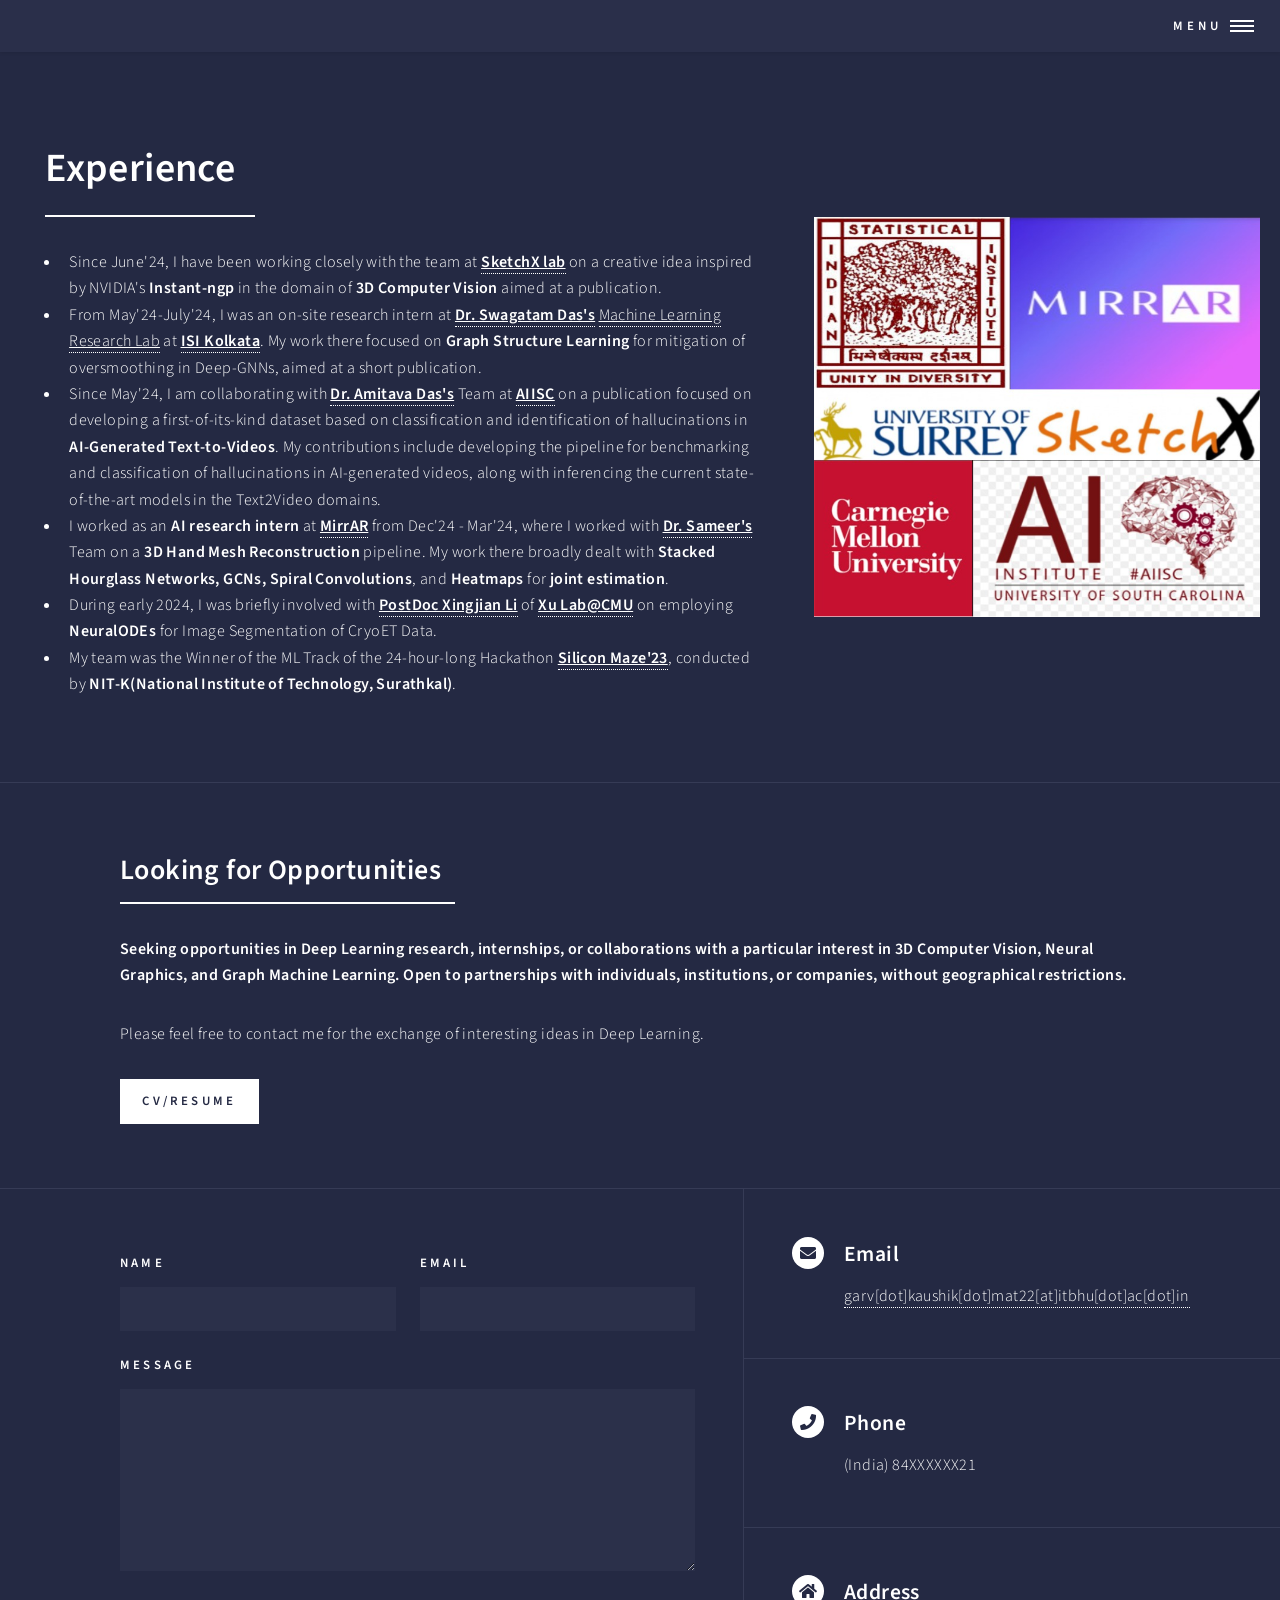
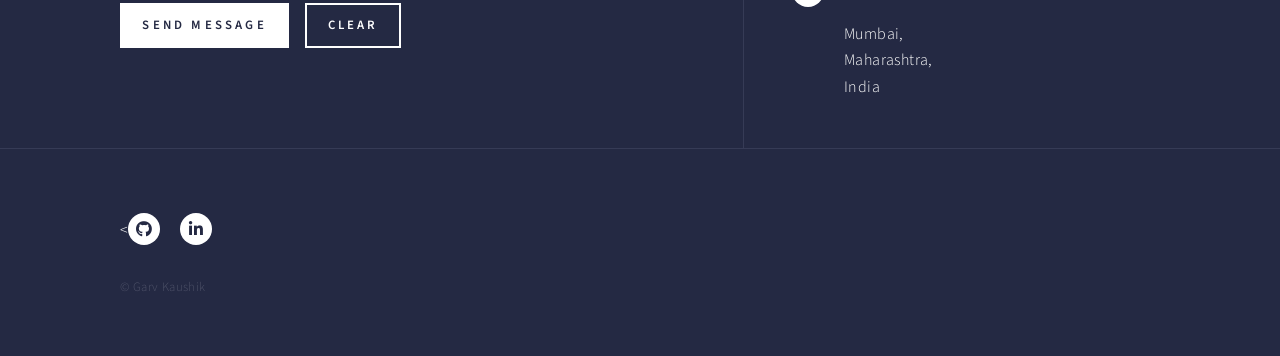
<file: Experience.html>
<!DOCTYPE HTML>

<html>
	<head>
		<title>Experience- Garv Kaushik</title>
		<meta charset="utf-8" />
		<meta name="viewport" content="width=device-width, initial-scale=1, user-scalable=no" />
		<link rel="stylesheet" href="assets/css/main.css" />
		<noscript><link rel="stylesheet" href="assets/css/noscript.css" /></noscript>
	</head>
	<body class="is-preload">

		<!-- Wrapper -->
			<div id="wrapper">

				<!-- Header -->
					<header id="header">
						<nav>
							<a href="#menu">Menu</a>
						</nav>
					</header>

				<!-- Menu -->
				<nav id="menu">
					<ul class="links">
						<li><a href="index.html">Home</a></li>
						<li><a href="About_me.html">About me</a></li>
						<li><a href="Projects.html">Projects</a></li>
						<li><a href="Experience.html">Experience</a></li>
						<li><a href="Academic_Achievements.html">Scholastic Achievements</a></li>
					</ul>
					<ul class="actions stacked">
						<li><a href="https://drive.google.com/file/d/1yKCyEsmQGVmRb8bkVBrFfcwBSVTXSB1B/view?usp=drive_link" class="button primary fit">CV/Resume</a></li>
					</ul>
				</nav>

				<!-- Main -->
<div id="main" class="alt">
    <!-- One -->
    <section id="one" style="display: flex; align-items: center; padding: 20px;">
        <!-- Text Content -->
        <div class="inner" style="flex: 1; padding-right: 30px; max-width: 60%;">
            <header class="major">
                <h1>Experience</h1>
            </header>
            <ul>
                <li>Since June'24, I have been working closely with the team at <strong><u><a href="https://sketchx.eecs.qmul.ac.uk/">SketchX lab</a></u></strong> on a creative idea inspired by NVIDIA's <strong>Instant-ngp</strong> in the domain of <strong>3D Computer Vision</strong> aimed at a publication.</li>
                <li>From May'24-July'24, I was an on-site research intern at <strong><u><a href="https://www.isical.ac.in/~swagatam.das/">Dr. Swagatam Das's</a></u></strong> <u><a href="https://mlrgisi.github.io/">Machine Learning Research Lab</a></u> at <strong><u><a href="https://www.isical.ac.in/">ISI Kolkata</a></u></strong>. My work there focused on <strong>Graph Structure Learning</strong> for mitigation of oversmoothing in Deep-GNNs, aimed at a short publication.</li>
                <li>Since May'24, I am collaborating with <strong><a href="https://sam.research.sc.edu/uscera/facultyExpertise/cv/43377"><u>Dr. Amitava Das's</a></u></strong> Team at <strong><a href="https://aiisc.ai/"><u>AIISC</a></u></strong> on a publication focused on developing a first-of-its-kind dataset based on classification and identification of hallucinations in <strong>AI-Generated Text-to-Videos</strong>. My contributions include developing the pipeline for benchmarking and classification of hallucinations in AI-generated videos, along with inferencing the current state-of-the-art models in the Text2Video domains.</li>
                <li>I worked as an <strong>AI research intern</strong> at <a href="https://www.mirrar.com"><strong><u>MirrAR</u></strong></a> from Dec'24 - Mar'24, where I worked with <strong><a href="https://scholar.google.co.in/citations?hl=en&user=f7yB-GMAAAAJ&view_op=list_works&sortby=pubdate"><u>Dr. Sameer's</a></u></strong> Team on a <strong>3D Hand Mesh Reconstruction</strong> pipeline. My work there broadly dealt with <strong>Stacked Hourglass Networks, GCNs, Spiral Convolutions</strong>, and <strong>Heatmaps</strong> for <strong>joint estimation</strong>.</li>
                <li>During early 2024, I was briefly involved with <strong><a href="https://scholar.google.com/citations?user=f9V0NZkAAAAJ&hl=en"><u>PostDoc Xingjian Li</a></u></strong> of <strong><a href="https://xulabs.github.io/min-xu/"><u>Xu Lab@CMU</a></u></strong> on employing <strong>NeuralODEs</strong> for Image Segmentation of CryoET Data.</li>
                <li>My team was the Winner of the ML Track of the 24-hour-long Hackathon <a href="https://silicon-maze.github.io"><strong><u>Silicon Maze'23</u></strong></a>, conducted by <strong>NIT-K(National Institute of Technology, Surathkal)</strong>.</li>
            </ul>
        </div>
        <!-- Image on the right side -->
        <div style="flex: 0 50px 500px; display: flex; align-items: center; justify-content: center;">
            <img src="images/experience_logo.jpg" alt="About Me" style="width: 100%; height: auto; max-height: 400px;">
        </div>
    </section>

    <!-- Two -->
    <section id="two">
        <div class="inner">
            <header class="major">
                <h2>Looking for Opportunities</h2>
            </header>
            <p><strong>Seeking opportunities in Deep Learning research, internships, or collaborations with a particular interest in 3D Computer Vision, Neural Graphics, and Graph Machine Learning. Open to partnerships with individuals, institutions, or companies, without geographical restrictions.</strong></p>
            <p>Please feel free to contact me for the exchange of interesting ideas in Deep Learning.</p>
            <ul class="actions">
                <li><a href="https://drive.google.com/file/d/1yKCyEsmQGVmRb8bkVBrFfcwBSVTXSB1B/view?usp=drive_link" class="button primary fit">CV/Resume</a></li>
            </ul>
        </div>
    </section>
</div>


				<!-- Contact -->
					<section id="contact">
						<div class="inner">
							<section>
								<form method="post" action="#">
									<div class="fields">
										<div class="field half">
											<label for="name">Name</label>
											<input type="text" name="name" id="name" />
										</div>
										<div class="field half">
											<label for="email">Email</label>
											<input type="text" name="email" id="email" />
										</div>
										<div class="field">
											<label for="message">Message</label>
											<textarea name="message" id="message" rows="6"></textarea>
										</div>
									</div>
									<ul class="actions">
										<li><input type="submit" value="Send Message" class="primary" /></li>
										<li><input type="reset" value="Clear" /></li>
									</ul>
								</form>
							</section>
							<section class="split">
								<section>
									<div class="contact-method">
										<span class="icon solid alt fa-envelope"></span>
										<h3>Email</h3>
										<a href="#">garv[dot]kaushik[dot]mat22[at]itbhu[dot]ac[dot]in</a>
									</div>
								</section>
								<section>
									<div class="contact-method">
										<span class="icon solid alt fa-phone"></span>
										<h3>Phone</h3>
										<span>(India) 84XXXXXX21</span>
									</div>
								</section>
								<section>
									<div class="contact-method">
										<span class="icon solid alt fa-home"></span>
										<h3>Address</h3>
										<span>Mumbai,<br />
										Maharashtra,<br />
										India</span>
									</div>
								</section>
							</section>
						</div>
					</section>

				<!-- Footer -->
					<footer id="footer">
						<div class="inner">
							<ul class="icons">
								<<li><a href="https://github.com/GARV-k" class="icon brands alt fa-github"><span class="label">GitHub</span></a></li>
								<li><a href="https://www.linkedin.com/in/garv-kaushik-52278624b/" class="icon brands alt fa-linkedin-in"><span class="label">LinkedIn</span></a></li>
							</ul>
							<ul class="copyright">
								<li>&copy; Garv Kaushik</li>
							</ul>
						</div>
					</footer>

			</div>

		<!-- Scripts -->
			<script src="assets/js/jquery.min.js"></script>
			<script src="assets/js/jquery.scrolly.min.js"></script>
			<script src="assets/js/jquery.scrollex.min.js"></script>
			<script src="assets/js/browser.min.js"></script>
			<script src="assets/js/breakpoints.min.js"></script>
			<script src="assets/js/util.js"></script>
			<script src="assets/js/main.js"></script>

	</body>
</html>
</file>
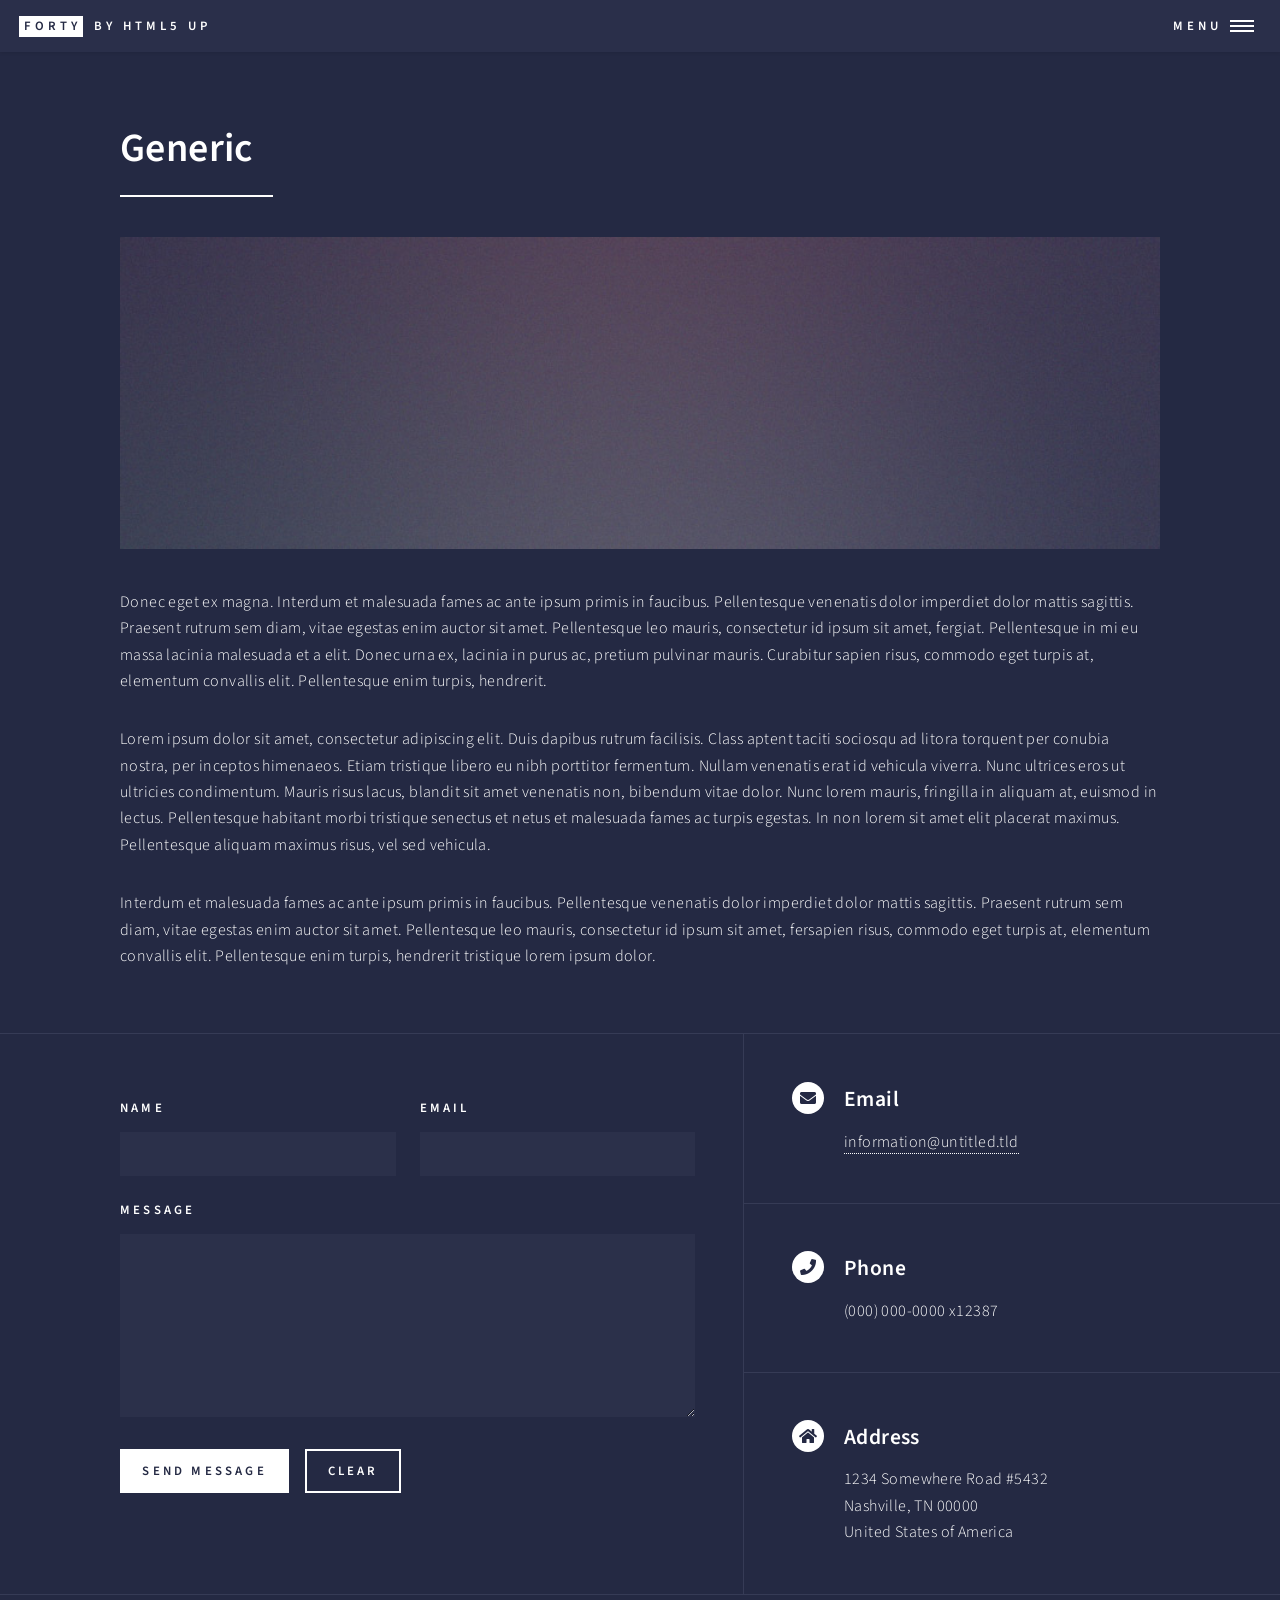
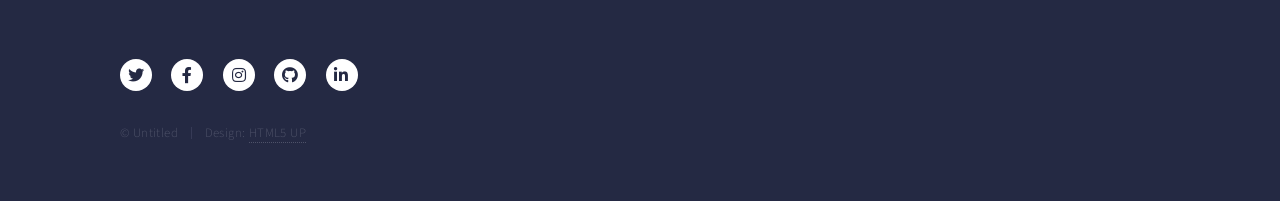
<file: generic.html>
<!DOCTYPE HTML>
<!--
	Forty by HTML5 UP
	html5up.net | @ajlkn
	Free for personal and commercial use under the CCA 3.0 license (html5up.net/license)
-->
<html>
	<head>
		<title>Generic - Forty by HTML5 UP</title>
		<meta charset="utf-8" />
		<meta name="viewport" content="width=device-width, initial-scale=1, user-scalable=no" />
		<link rel="stylesheet" href="assets/css/main.css" />
		<noscript><link rel="stylesheet" href="assets/css/noscript.css" /></noscript>
	</head>
	<body class="is-preload">

		<!-- Wrapper -->
			<div id="wrapper">

				<!-- Header -->
					<header id="header">
						<a href="index.html" class="logo"><strong>Forty</strong> <span>by HTML5 UP</span></a>
						<nav>
							<a href="#menu">Menu</a>
						</nav>
					</header>

				<!-- Menu -->
					<nav id="menu">
						<ul class="links">
							<li><a href="index.html">Home</a></li>
							<li><a href="landing.html">Landing</a></li>
							<li><a href="generic.html">Generic</a></li>
							<li><a href="elements.html">Elements</a></li>
						</ul>
						<ul class="actions stacked">
							<li><a href="#" class="button primary fit">Get Started</a></li>
							<li><a href="#" class="button fit">Log In</a></li>
						</ul>
					</nav>

				<!-- Main -->
					<div id="main" class="alt">

						<!-- One -->
							<section id="one">
								<div class="inner">
									<header class="major">
										<h1>Generic</h1>
									</header>
									<span class="image main"><img src="images/pic11.jpg" alt="" /></span>
									<p>Donec eget ex magna. Interdum et malesuada fames ac ante ipsum primis in faucibus. Pellentesque venenatis dolor imperdiet dolor mattis sagittis. Praesent rutrum sem diam, vitae egestas enim auctor sit amet. Pellentesque leo mauris, consectetur id ipsum sit amet, fergiat. Pellentesque in mi eu massa lacinia malesuada et a elit. Donec urna ex, lacinia in purus ac, pretium pulvinar mauris. Curabitur sapien risus, commodo eget turpis at, elementum convallis elit. Pellentesque enim turpis, hendrerit.</p>
									<p>Lorem ipsum dolor sit amet, consectetur adipiscing elit. Duis dapibus rutrum facilisis. Class aptent taciti sociosqu ad litora torquent per conubia nostra, per inceptos himenaeos. Etiam tristique libero eu nibh porttitor fermentum. Nullam venenatis erat id vehicula viverra. Nunc ultrices eros ut ultricies condimentum. Mauris risus lacus, blandit sit amet venenatis non, bibendum vitae dolor. Nunc lorem mauris, fringilla in aliquam at, euismod in lectus. Pellentesque habitant morbi tristique senectus et netus et malesuada fames ac turpis egestas. In non lorem sit amet elit placerat maximus. Pellentesque aliquam maximus risus, vel sed vehicula.</p>
									<p>Interdum et malesuada fames ac ante ipsum primis in faucibus. Pellentesque venenatis dolor imperdiet dolor mattis sagittis. Praesent rutrum sem diam, vitae egestas enim auctor sit amet. Pellentesque leo mauris, consectetur id ipsum sit amet, fersapien risus, commodo eget turpis at, elementum convallis elit. Pellentesque enim turpis, hendrerit tristique lorem ipsum dolor.</p>
								</div>
							</section>

					</div>

				<!-- Contact -->
					<section id="contact">
						<div class="inner">
							<section>
								<form method="post" action="#">
									<div class="fields">
										<div class="field half">
											<label for="name">Name</label>
											<input type="text" name="name" id="name" />
										</div>
										<div class="field half">
											<label for="email">Email</label>
											<input type="text" name="email" id="email" />
										</div>
										<div class="field">
											<label for="message">Message</label>
											<textarea name="message" id="message" rows="6"></textarea>
										</div>
									</div>
									<ul class="actions">
										<li><input type="submit" value="Send Message" class="primary" /></li>
										<li><input type="reset" value="Clear" /></li>
									</ul>
								</form>
							</section>
							<section class="split">
								<section>
									<div class="contact-method">
										<span class="icon solid alt fa-envelope"></span>
										<h3>Email</h3>
										<a href="#">information@untitled.tld</a>
									</div>
								</section>
								<section>
									<div class="contact-method">
										<span class="icon solid alt fa-phone"></span>
										<h3>Phone</h3>
										<span>(000) 000-0000 x12387</span>
									</div>
								</section>
								<section>
									<div class="contact-method">
										<span class="icon solid alt fa-home"></span>
										<h3>Address</h3>
										<span>1234 Somewhere Road #5432<br />
										Nashville, TN 00000<br />
										United States of America</span>
									</div>
								</section>
							</section>
						</div>
					</section>

				<!-- Footer -->
					<footer id="footer">
						<div class="inner">
							<ul class="icons">
								<li><a href="#" class="icon brands alt fa-twitter"><span class="label">Twitter</span></a></li>
								<li><a href="#" class="icon brands alt fa-facebook-f"><span class="label">Facebook</span></a></li>
								<li><a href="#" class="icon brands alt fa-instagram"><span class="label">Instagram</span></a></li>
								<li><a href="#" class="icon brands alt fa-github"><span class="label">GitHub</span></a></li>
								<li><a href="#" class="icon brands alt fa-linkedin-in"><span class="label">LinkedIn</span></a></li>
							</ul>
							<ul class="copyright">
								<li>&copy; Untitled</li><li>Design: <a href="https://html5up.net">HTML5 UP</a></li>
							</ul>
						</div>
					</footer>

			</div>

		<!-- Scripts -->
			<script src="assets/js/jquery.min.js"></script>
			<script src="assets/js/jquery.scrolly.min.js"></script>
			<script src="assets/js/jquery.scrollex.min.js"></script>
			<script src="assets/js/browser.min.js"></script>
			<script src="assets/js/breakpoints.min.js"></script>
			<script src="assets/js/util.js"></script>
			<script src="assets/js/main.js"></script>

	</body>
</html>
</file>
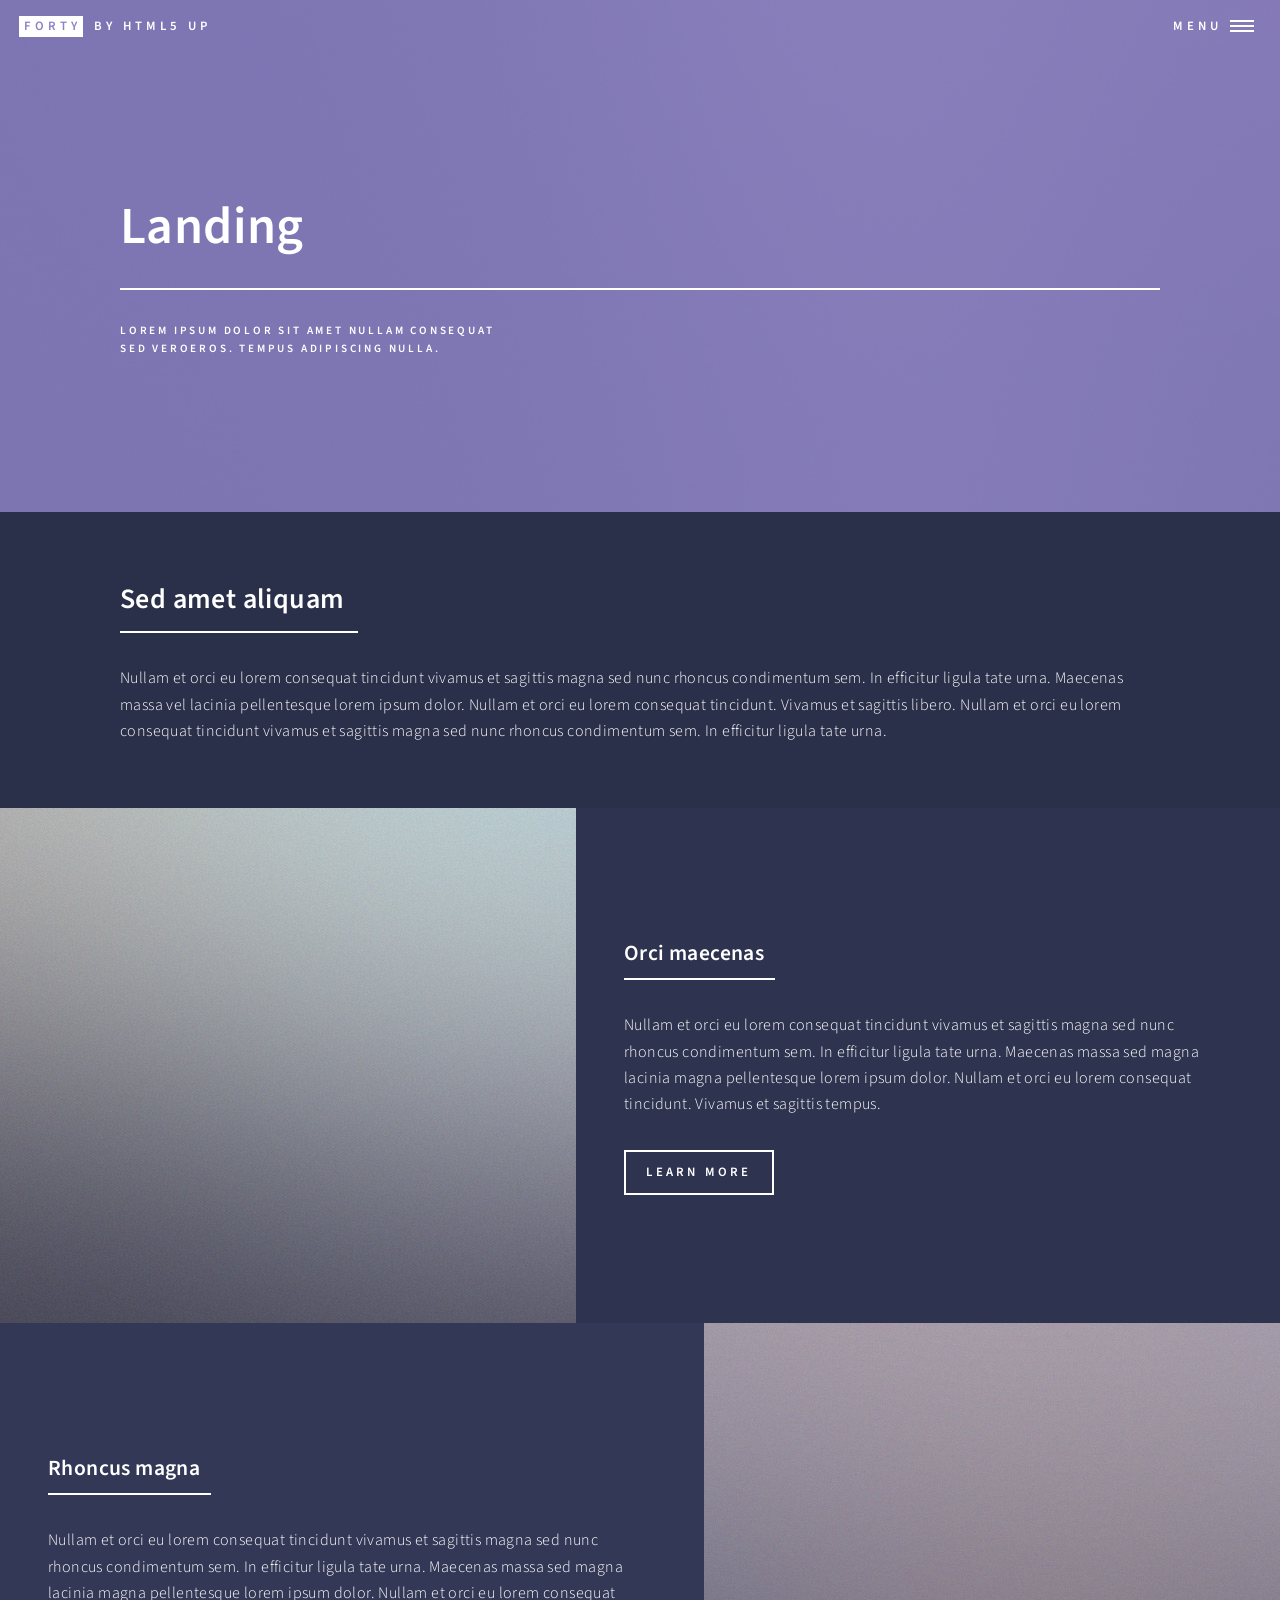
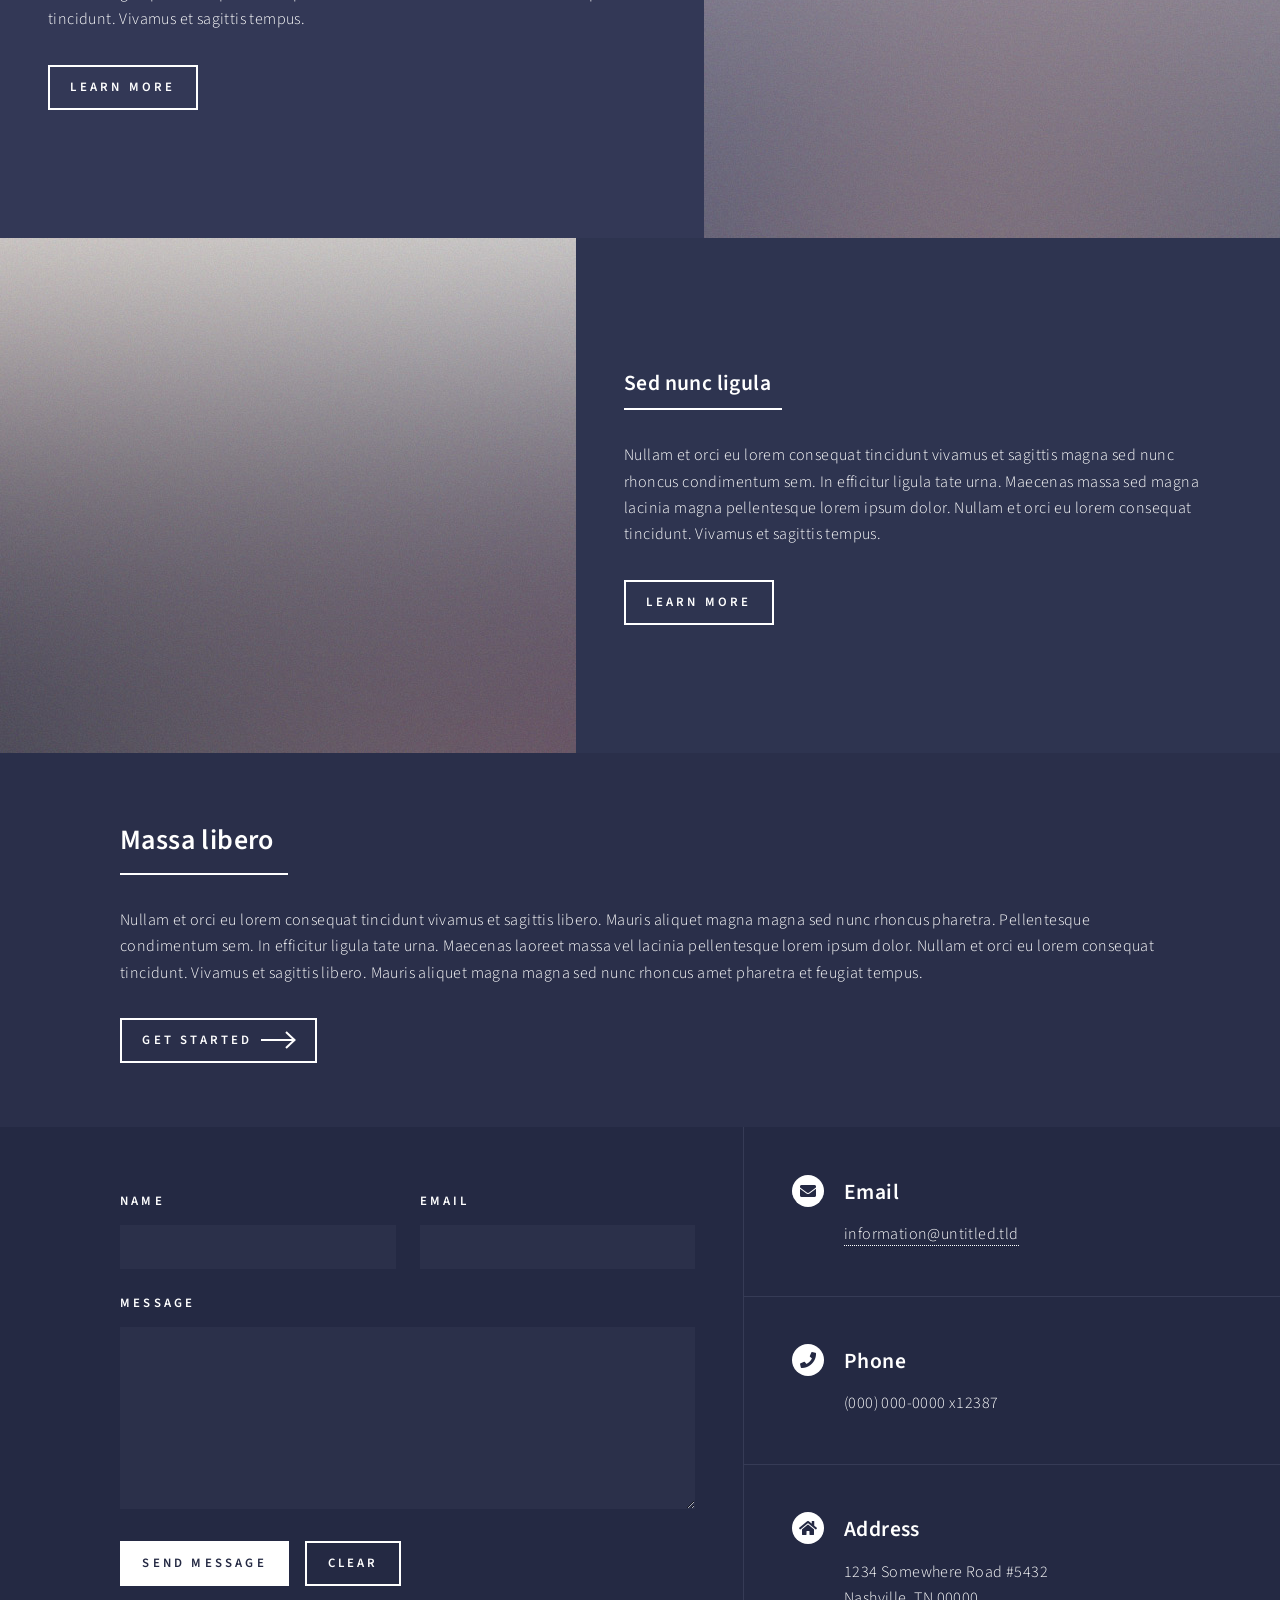
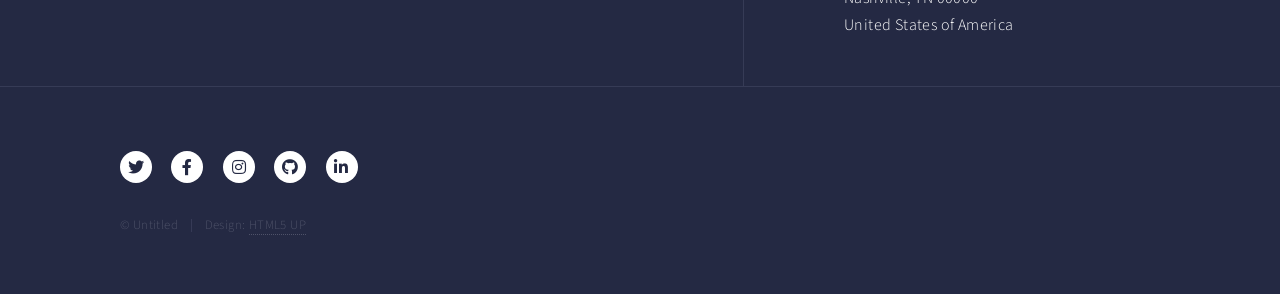
<file: landing.html>
<!DOCTYPE HTML>
<!--
	Forty by HTML5 UP
	html5up.net | @ajlkn
	Free for personal and commercial use under the CCA 3.0 license (html5up.net/license)
-->
<html>
	<head>
		<title>Landing - Forty by HTML5 UP</title>
		<meta charset="utf-8" />
		<meta name="viewport" content="width=device-width, initial-scale=1, user-scalable=no" />
		<link rel="stylesheet" href="assets/css/main.css" />
		<noscript><link rel="stylesheet" href="assets/css/noscript.css" /></noscript>
	</head>
	<body class="is-preload">

		<!-- Wrapper -->
			<div id="wrapper">

				<!-- Header -->
				<!-- Note: The "styleN" class below should match that of the banner element. -->
					<header id="header" class="alt style2">
						<a href="index.html" class="logo"><strong>Forty</strong> <span>by HTML5 UP</span></a>
						<nav>
							<a href="#menu">Menu</a>
						</nav>
					</header>

				<!-- Menu -->
					<nav id="menu">
						<ul class="links">
							<li><a href="index.html">Home</a></li>
							<li><a href="landing.html">Landing</a></li>
							<li><a href="generic.html">Generic</a></li>
							<li><a href="elements.html">Elements</a></li>
						</ul>
						<ul class="actions stacked">
							<li><a href="#" class="button primary fit">Get Started</a></li>
							<li><a href="#" class="button fit">Log In</a></li>
						</ul>
					</nav>

				<!-- Banner -->
				<!-- Note: The "styleN" class below should match that of the header element. -->
					<section id="banner" class="style2">
						<div class="inner">
							<span class="image">
								<img src="images/pic07.jpg" alt="" />
							</span>
							<header class="major">
								<h1>Landing</h1>
							</header>
							<div class="content">
								<p>Lorem ipsum dolor sit amet nullam consequat<br />
								sed veroeros. tempus adipiscing nulla.</p>
							</div>
						</div>
					</section>

				<!-- Main -->
					<div id="main">

						<!-- One -->
							<section id="one">
								<div class="inner">
									<header class="major">
										<h2>Sed amet aliquam</h2>
									</header>
									<p>Nullam et orci eu lorem consequat tincidunt vivamus et sagittis magna sed nunc rhoncus condimentum sem. In efficitur ligula tate urna. Maecenas massa vel lacinia pellentesque lorem ipsum dolor. Nullam et orci eu lorem consequat tincidunt. Vivamus et sagittis libero. Nullam et orci eu lorem consequat tincidunt vivamus et sagittis magna sed nunc rhoncus condimentum sem. In efficitur ligula tate urna.</p>
								</div>
							</section>

						<!-- Two -->
							<section id="two" class="spotlights">
								<section>
									<a href="generic.html" class="image">
										<img src="images/pic08.jpg" alt="" data-position="center center" />
									</a>
									<div class="content">
										<div class="inner">
											<header class="major">
												<h3>Orci maecenas</h3>
											</header>
											<p>Nullam et orci eu lorem consequat tincidunt vivamus et sagittis magna sed nunc rhoncus condimentum sem. In efficitur ligula tate urna. Maecenas massa sed magna lacinia magna pellentesque lorem ipsum dolor. Nullam et orci eu lorem consequat tincidunt. Vivamus et sagittis tempus.</p>
											<ul class="actions">
												<li><a href="generic.html" class="button">Learn more</a></li>
											</ul>
										</div>
									</div>
								</section>
								<section>
									<a href="generic.html" class="image">
										<img src="images/pic09.jpg" alt="" data-position="top center" />
									</a>
									<div class="content">
										<div class="inner">
											<header class="major">
												<h3>Rhoncus magna</h3>
											</header>
											<p>Nullam et orci eu lorem consequat tincidunt vivamus et sagittis magna sed nunc rhoncus condimentum sem. In efficitur ligula tate urna. Maecenas massa sed magna lacinia magna pellentesque lorem ipsum dolor. Nullam et orci eu lorem consequat tincidunt. Vivamus et sagittis tempus.</p>
											<ul class="actions">
												<li><a href="generic.html" class="button">Learn more</a></li>
											</ul>
										</div>
									</div>
								</section>
								<section>
									<a href="generic.html" class="image">
										<img src="images/pic10.jpg" alt="" data-position="25% 25%" />
									</a>
									<div class="content">
										<div class="inner">
											<header class="major">
												<h3>Sed nunc ligula</h3>
											</header>
											<p>Nullam et orci eu lorem consequat tincidunt vivamus et sagittis magna sed nunc rhoncus condimentum sem. In efficitur ligula tate urna. Maecenas massa sed magna lacinia magna pellentesque lorem ipsum dolor. Nullam et orci eu lorem consequat tincidunt. Vivamus et sagittis tempus.</p>
											<ul class="actions">
												<li><a href="generic.html" class="button">Learn more</a></li>
											</ul>
										</div>
									</div>
								</section>
							</section>

						<!-- Three -->
							<section id="three">
								<div class="inner">
									<header class="major">
										<h2>Massa libero</h2>
									</header>
									<p>Nullam et orci eu lorem consequat tincidunt vivamus et sagittis libero. Mauris aliquet magna magna sed nunc rhoncus pharetra. Pellentesque condimentum sem. In efficitur ligula tate urna. Maecenas laoreet massa vel lacinia pellentesque lorem ipsum dolor. Nullam et orci eu lorem consequat tincidunt. Vivamus et sagittis libero. Mauris aliquet magna magna sed nunc rhoncus amet pharetra et feugiat tempus.</p>
									<ul class="actions">
										<li><a href="generic.html" class="button next">Get Started</a></li>
									</ul>
								</div>
							</section>

					</div>

				<!-- Contact -->
					<section id="contact">
						<div class="inner">
							<section>
								<form method="post" action="#">
									<div class="fields">
										<div class="field half">
											<label for="name">Name</label>
											<input type="text" name="name" id="name" />
										</div>
										<div class="field half">
											<label for="email">Email</label>
											<input type="text" name="email" id="email" />
										</div>
										<div class="field">
											<label for="message">Message</label>
											<textarea name="message" id="message" rows="6"></textarea>
										</div>
									</div>
									<ul class="actions">
										<li><input type="submit" value="Send Message" class="primary" /></li>
										<li><input type="reset" value="Clear" /></li>
									</ul>
								</form>
							</section>
							<section class="split">
								<section>
									<div class="contact-method">
										<span class="icon solid alt fa-envelope"></span>
										<h3>Email</h3>
										<a href="#">information@untitled.tld</a>
									</div>
								</section>
								<section>
									<div class="contact-method">
										<span class="icon solid alt fa-phone"></span>
										<h3>Phone</h3>
										<span>(000) 000-0000 x12387</span>
									</div>
								</section>
								<section>
									<div class="contact-method">
										<span class="icon solid alt fa-home"></span>
										<h3>Address</h3>
										<span>1234 Somewhere Road #5432<br />
										Nashville, TN 00000<br />
										United States of America</span>
									</div>
								</section>
							</section>
						</div>
					</section>

				<!-- Footer -->
					<footer id="footer">
						<div class="inner">
							<ul class="icons">
								<li><a href="#" class="icon brands alt fa-twitter"><span class="label">Twitter</span></a></li>
								<li><a href="#" class="icon brands alt fa-facebook-f"><span class="label">Facebook</span></a></li>
								<li><a href="#" class="icon brands alt fa-instagram"><span class="label">Instagram</span></a></li>
								<li><a href="#" class="icon brands alt fa-github"><span class="label">GitHub</span></a></li>
								<li><a href="#" class="icon brands alt fa-linkedin-in"><span class="label">LinkedIn</span></a></li>
							</ul>
							<ul class="copyright">
								<li>&copy; Untitled</li><li>Design: <a href="https://html5up.net">HTML5 UP</a></li>
							</ul>
						</div>
					</footer>

			</div>

		<!-- Scripts -->
			<script src="assets/js/jquery.min.js"></script>
			<script src="assets/js/jquery.scrolly.min.js"></script>
			<script src="assets/js/jquery.scrollex.min.js"></script>
			<script src="assets/js/browser.min.js"></script>
			<script src="assets/js/breakpoints.min.js"></script>
			<script src="assets/js/util.js"></script>
			<script src="assets/js/main.js"></script>

	</body>
</html>
</file>
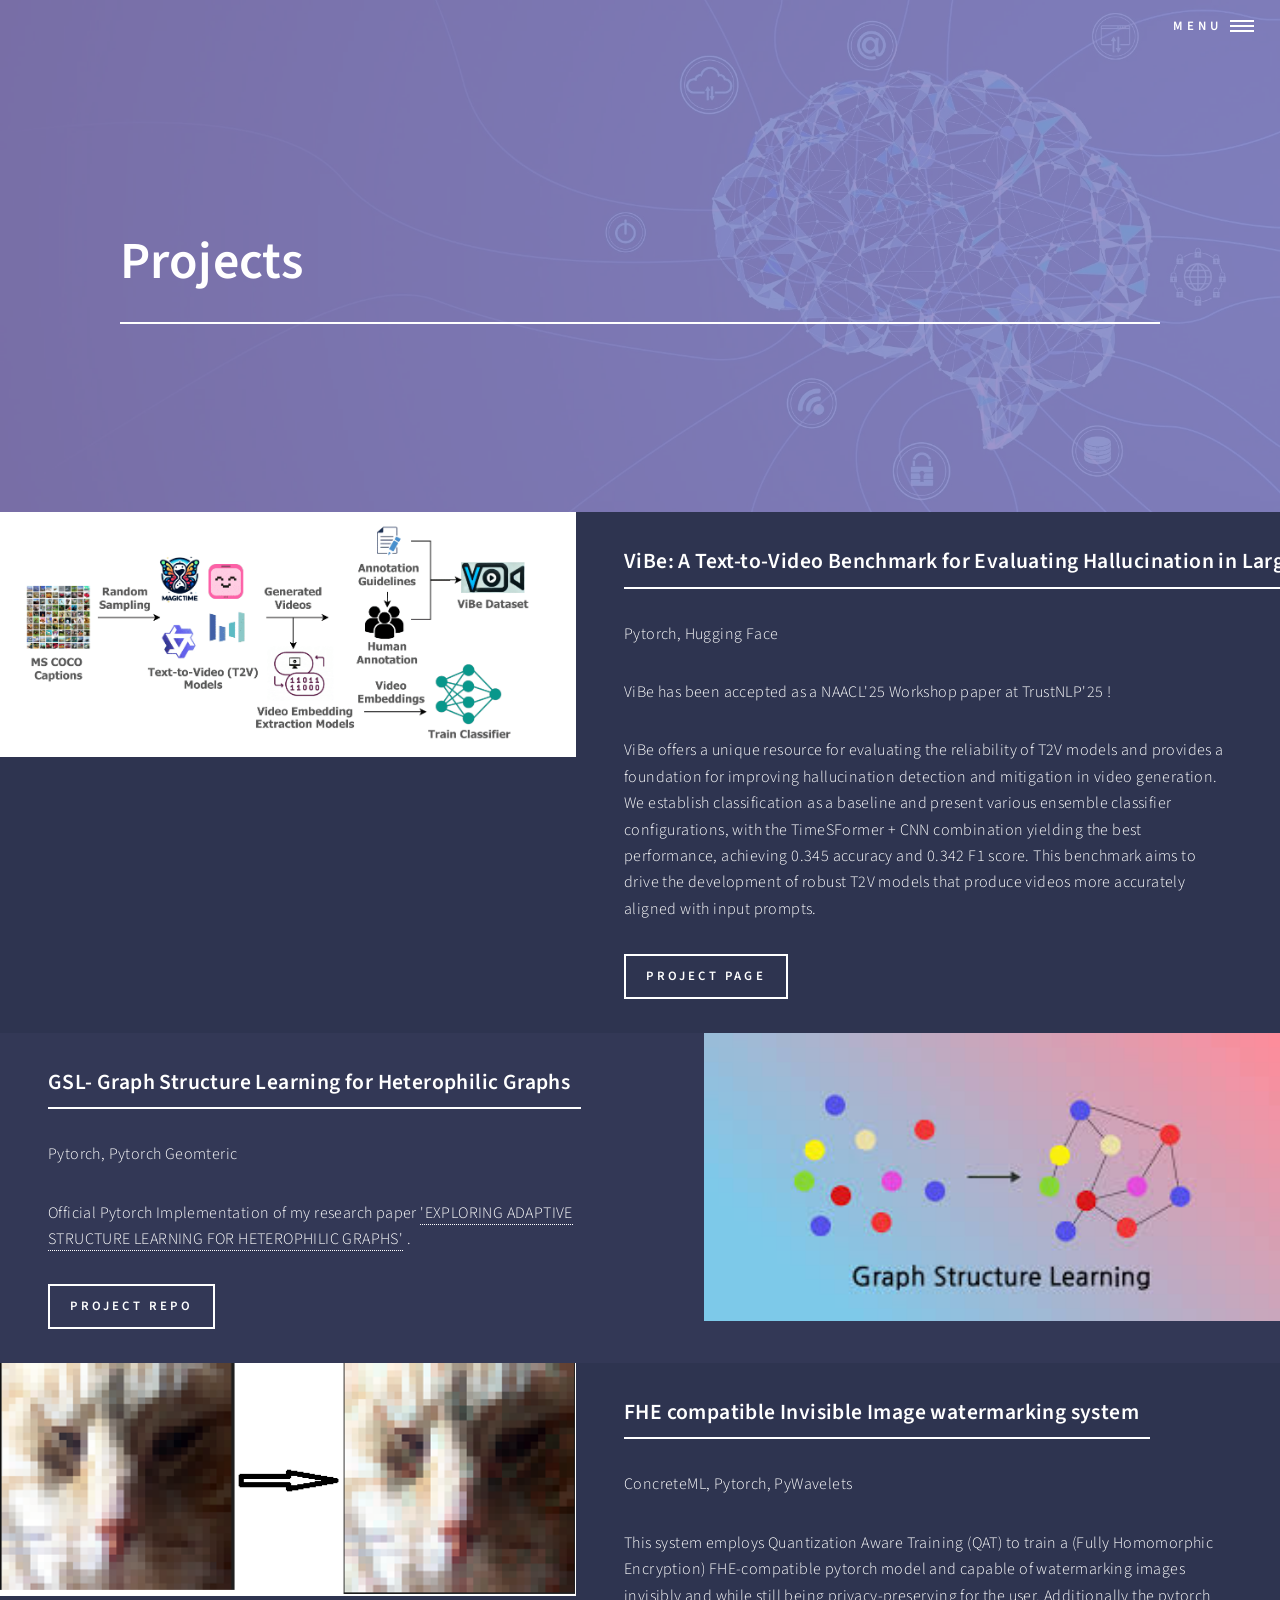
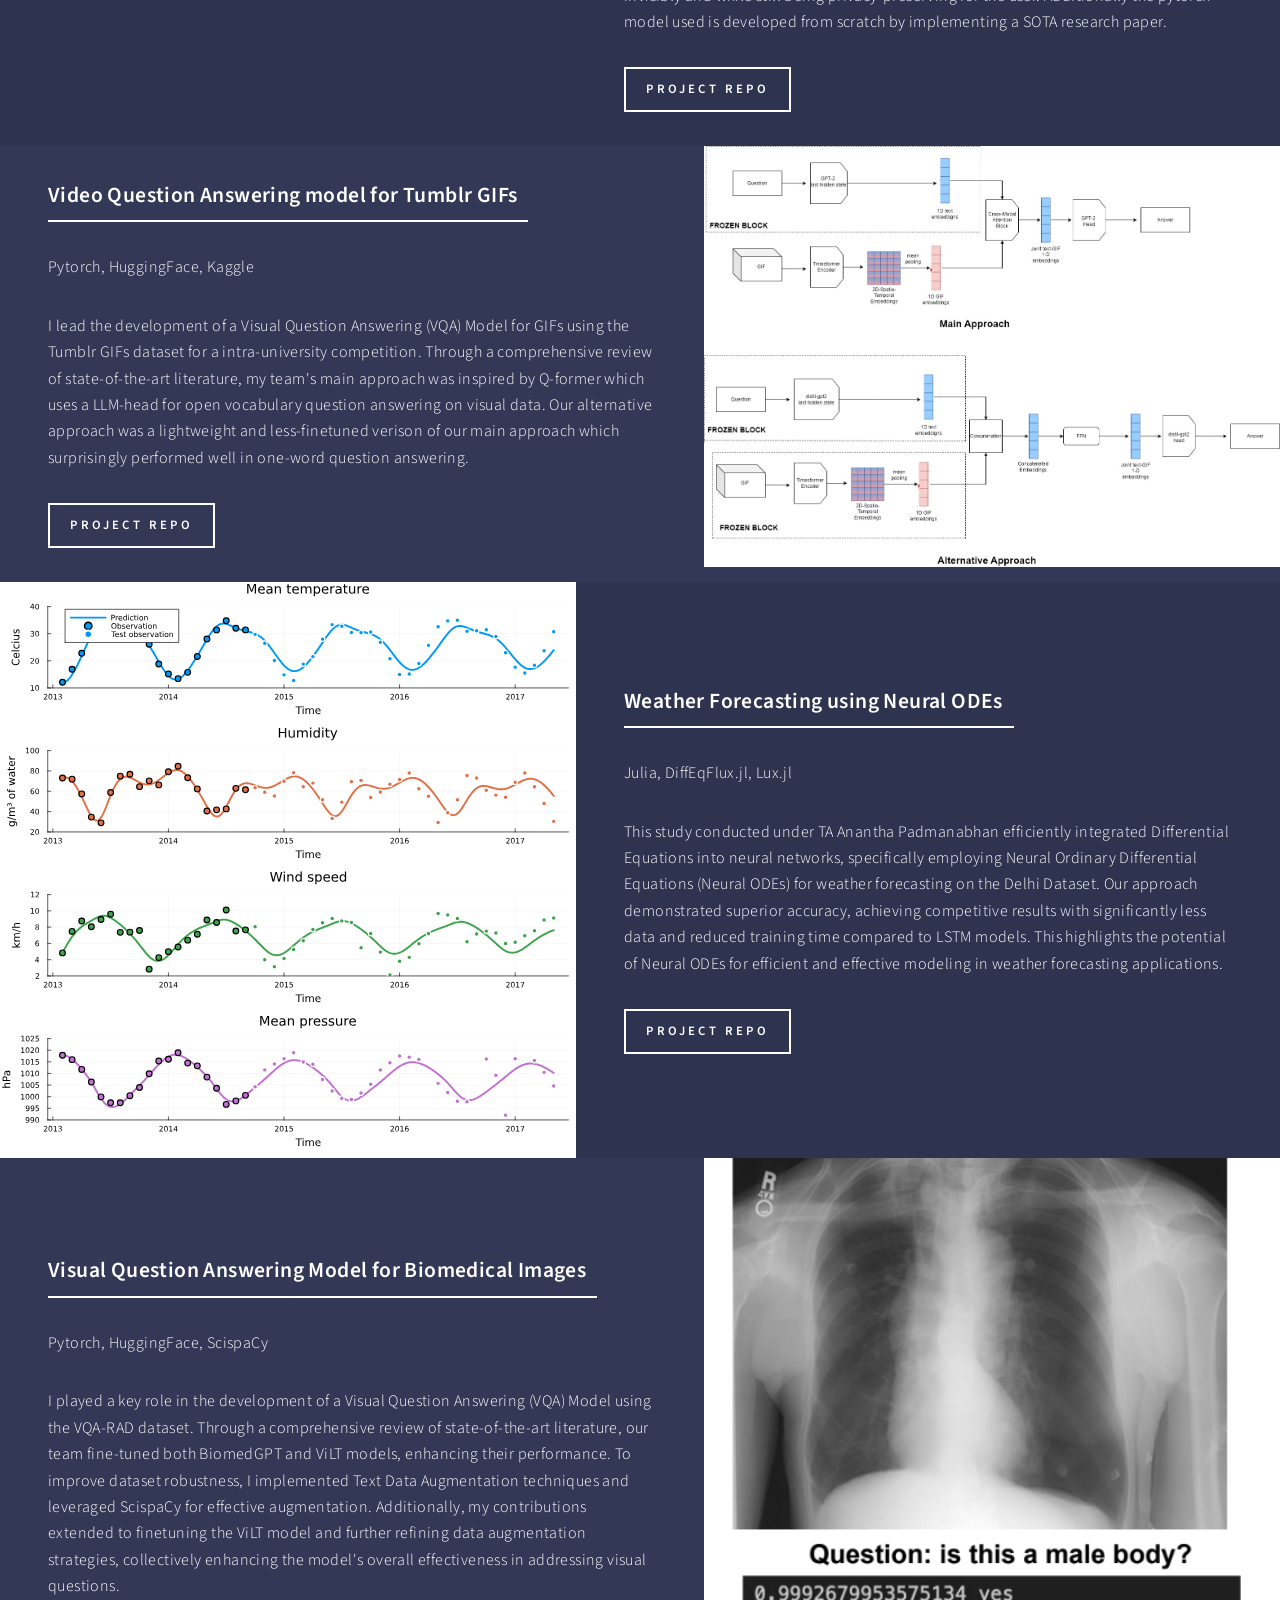
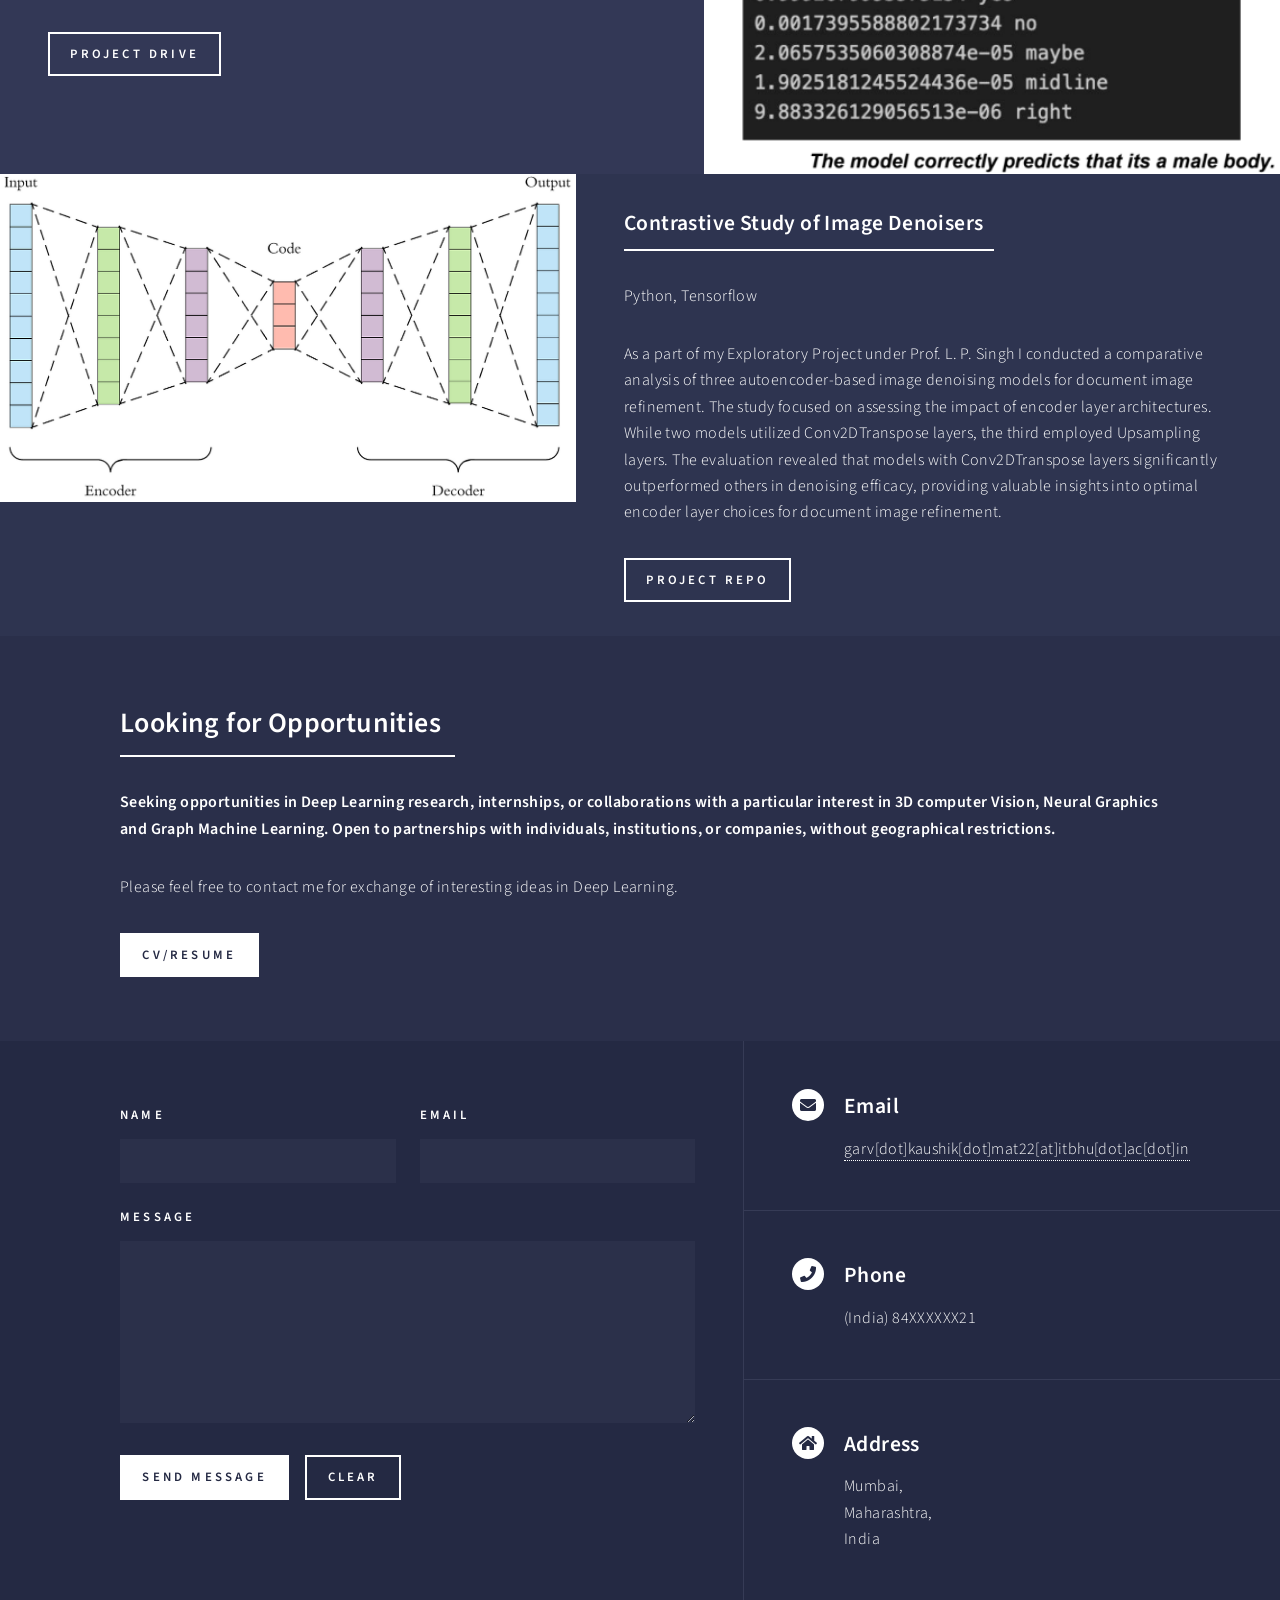
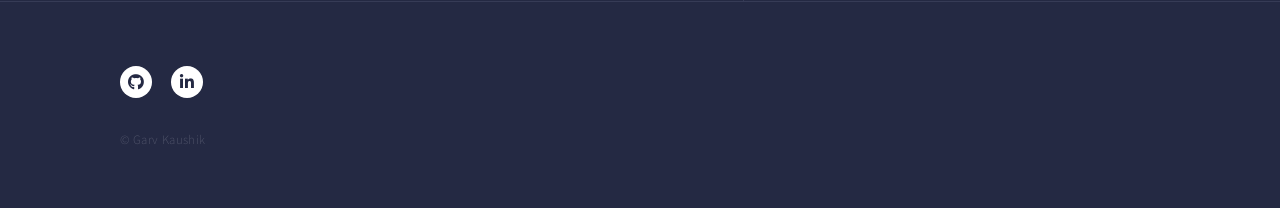
<file: Projects.html>
<!DOCTYPE HTML>
<html>
	<head>
		<title>Projects- Garv Kaushik</title>
		<meta charset="utf-8" />
		<meta name="viewport" content="width=device-width, initial-scale=1, user-scalable=no" />
		<link rel="stylesheet" href="assets/css/main.css" />
		<noscript><link rel="stylesheet" href="assets/css/noscript.css" /></noscript>
	</head>
	<body class="is-preload">

		<!-- Wrapper -->
			<div id="wrapper">

				<!-- Header -->
				<!-- Note: The "styleN" class below should match that of the banner element. -->
					<header id="header" class="alt style2">
						<nav>
							<a href="#menu">Menu</a>
						</nav>
					</header>

				<!-- Menu -->
					<nav id="menu">
						<ul class="links">
							<li><a href="index.html">Home</a></li>
							<li><a href="About_me.html">About me</a></li>
							<li><a href="Projects.html">Projects</a></li>
							<li><a href="Experience.html">Experience</a></li>
							<li><a href="Academic_Achievements.html">Scholastic Achievements</a></li>
						</ul>
						<ul class="actions stacked">
							<li><a href="https://drive.google.com/file/d/1yKCyEsmQGVmRb8bkVBrFfcwBSVTXSB1B/view?usp=drive_link" class="button primary fit">CV/Resume</a></li>
						</ul>
					</nav>

				<!-- Banner -->
				<!-- Note: The "styleN" class below should match that of the header element. -->
					<section id="banner" class="style2">
						<div class="inner">
							<span class="image">
								<img src="images/Projects_cover.png" alt="" />
							</span>
							<header class="major">
								<h1>Projects</h1>
							</header>
						</div>
					</section>

				<!-- Main -->
					<div id="main">

						<!-- One -->

						<!-- Two -->

							<section id="two" class="spotlights">
								<section>
									<a href="#" class="image">
										<img src="images/vibe.png" alt="" data-position="center center" />
									</a>
									<div class="content">
										<div class="inner">
											<header class="major">
												<h3>ViBe: A Text-to-Video Benchmark for Evaluating Hallucination in Large Multimodal Models</h3>
											</header>
											<p>Pytorch, Hugging Face</p>
											<p>ViBe has been accepted as a NAACL'25 Workshop paper at TrustNLP'25 !
											</p>	

											<p>	ViBe offers a unique resource for evaluating the reliability of T2V models and provides a foundation for improving hallucination detection and mitigation in video generation. We establish classification as a baseline and present various ensemble classifier configurations, with the TimeSFormer + CNN combination yielding the best performance, achieving 0.345 accuracy and 0.342 F1 score. This benchmark aims to drive the development of robust T2V models that produce videos more accurately aligned with input prompts.
											</p>
											<ul class="actions">
												<li><a href="https://vibe-t2v-bench.github.io/" class="button">Project Page</a></li>
											</ul>
										</div>
									</div>
								</section>
								<section>
									<a href="#" class="image">
										<img src="images/GSL.jpeg" alt="" data-position="top center" />
									</a>
									<div class="content">
										<div class="inner">
											<header class="major">
												<h3>GSL- Graph Structure Learning for Heterophilic Graphs</h3>
											</header>
											<p>Pytorch, Pytorch Geomteric</p>
											<p>Official Pytorch Implementation of my research paper <a href="https://drive.google.com/file/d/1Zk-Q0h2J-1h7__BKxZT7qaF92CbMrgL5/view">'EXPLORING ADAPTIVE STRUCTURE LEARNING FOR
												HETEROPHILIC GRAPHS'</a> .</p>
											<ul class="actions">
												<li><a href="https://github.com/GARV-k/GSL/tree/main" class="button">Project Repo</a></li>
											</ul>
										</div>
									</div>
								</section>
								<section>
									<a href="#" class="image">
										<img src="images/Untitled.png" alt="" data-position="center center" />
									</a>
									<div class="content">
										<div class="inner">
											<header class="major">
												<h3>FHE compatible Invisible Image watermarking system</h3>
											</header>
											<p>ConcreteML, Pytorch, PyWavelets</p>
											<p>This system employs Quantization Aware Training (QAT) to train a (Fully Homomorphic Encryption) FHE-compatible pytorch model and capable of watermarking images invisibly and while still being privacy-preserving for the user.
												Additionally the pytorch model used is developed from scratch by implementing a SOTA research paper.
											</p>
											<ul class="actions">
												<li><a href="https://github.com/GARV-k/FHE-watermark-net" class="button">Project Repo</a></li>
											</ul>
										</div>
									</div>
								</section>
								<section>
									<a href="#" class="image">
										<img src="images/combined_approaches.jpg" alt="" data-position="top center" />
									</a>
									<div class="content">
										<div class="inner">
											<header class="major">
												<h3>Video Question Answering model for Tumblr GIFs</h3>
											</header>
											<p>Pytorch, HuggingFace, Kaggle</p>
											<p>I lead the development of a Visual Question Answering (VQA) Model for GIFs using the Tumblr GIFs dataset for a intra-university competition. Through a comprehensive review of state-of-the-art literature, my team's main approach was inspired by Q-former which uses a LLM-head for open vocabulary question answering on visual data. Our alternative approach was a lightweight and less-finetuned verison of our main approach which surprisingly performed well in one-word question answering.</p>
											<ul class="actions">
												<li><a href="https://github.com/manas1245agrawal/video_question_answering/tree/main" class="button">Project Repo</a></li>
											</ul>
										</div>
									</div>
								</section>
								<section>
									<a href="#" class="image">
										<img src="images/Neural_ODE _project.svg" alt="" data-position="center center" />
									</a>
									<div class="content">
										<div class="inner">
											<header class="major">
												<h3>Weather Forecasting using Neural ODEs</h3>
											</header>
											<p>Julia, DiffEqFlux.jl, Lux.jl</p>
											<p>This study conducted under TA Anantha Padmanabhan efficiently integrated Differential Equations into neural networks, specifically employing Neural Ordinary Differential Equations (Neural ODEs) for weather forecasting on the Delhi Dataset. Our approach demonstrated superior accuracy, achieving competitive results with significantly less data and reduced training time compared to LSTM models. This highlights the potential of Neural ODEs for efficient and effective modeling in weather forecasting applications.</p>
											<ul class="actions">
												<li><a href="https://github.com/aaravm/neural_ode?tab=readme-ov-file" class="button">Project Repo</a></li>
											</ul>
										</div>
									</div>
								</section>
								<section>
									<a href="#" class="image">
										<img src="images/VQA_project.png" alt="" data-position="top center" />
									</a>
									<div class="content">
										<div class="inner">
											<header class="major">
												<h3>Visual Question Answering Model for Biomedical Images</h3>
											</header>
											<p>Pytorch, HuggingFace, ScispaCy</p>
											<p>I played a key role in the development of a Visual Question Answering (VQA) Model using the VQA-RAD dataset. Through a comprehensive review of state-of-the-art literature, our team fine-tuned both BiomedGPT and ViLT models, enhancing their performance. To improve dataset robustness, I implemented Text Data Augmentation techniques and leveraged ScispaCy for effective augmentation. Additionally, my contributions extended to finetuning the ViLT model and further refining data augmentation strategies, collectively enhancing the model's overall effectiveness in addressing visual questions.</p>
											<ul class="actions">
												<li><a href="https://drive.google.com/drive/folders/1-FZrqbwGDSBtuGGu8MEPqi8HIalgrrPv" class="button">Project Drive</a></li>
											</ul>
										</div>
									</div>
								</section>
								<section>
									<a href="#" class="image">
										<img src="images/Image_denoiserproject.png" alt="" data-position="top center" />
									</a>
									<div class="content">
										<div class="inner">
											<header class="major">
												<h3>Contrastive Study of Image Denoisers</h3>
											</header>
											<p>Python, Tensorflow</p>
											<p>As a part of my Exploratory Project under Prof. L. P. Singh I conducted a comparative analysis of three autoencoder-based image denoising models for document image refinement. The study focused on assessing the impact of encoder layer architectures. While two models utilized Conv2DTranspose layers, the third employed Upsampling layers. The evaluation revealed that models with Conv2DTranspose layers significantly outperformed others in denoising efficacy, providing valuable insights into optimal encoder layer choices for document image refinement.</p>
											<ul class="actions">
												<li><a href="https://github.com/GARV-k/Image-Denoiser/tree/main" class="button">Project Repo</a></li>
											</ul>
										</div>
									</div>
								</section>
							</section>

						<!-- Three -->
							<section id="three">
								<div class="inner">
									<header class="major">
										<h2>Looking for Opportunities</h2>
									</header>
									<p><strong>Seeking opportunities in Deep Learning research, internships, or collaborations with a particular interest in 3D computer Vision, Neural Graphics and Graph Machine Learning. Open to partnerships with individuals, institutions, or companies, without geographical restrictions.</strong></p>
									<p>Please feel free to contact me for exchange of interesting ideas in Deep Learning.</p>

									<ul class="actions">
										<li><a href="https://drive.google.com/file/d/1yKCyEsmQGVmRb8bkVBrFfcwBSVTXSB1B/view?usp=drive_link" class="button primary fit">CV/Resume</a></li>
									</ul>
								</div>
							</section>

					</div>

				<!-- Contact -->
				<section id="contact">
					<div class="inner">
						<section>
							<form method="post" action="#">
								<div class="fields">
									<div class="field half">
										<label for="name">Name</label>
										<input type="text" name="name" id="name" />
									</div>
									<div class="field half">
										<label for="email">Email</label>
										<input type="text" name="email" id="email" />
									</div>
									<div class="field">
										<label for="message">Message</label>
										<textarea name="message" id="message" rows="6"></textarea>
									</div>
								</div>
								<ul class="actions">
									<li><input type="submit" value="Send Message" class="primary" /></li>
									<li><input type="reset" value="Clear" /></li>
								</ul>
							</form>
						</section>
						<section class="split">
							<section>
								<div class="contact-method">
									<span class="icon solid alt fa-envelope"></span>
									<h3>Email</h3>
									<a href="#">garv[dot]kaushik[dot]mat22[at]itbhu[dot]ac[dot]in</a>
								</div>
							</section>
							<section>
								<div class="contact-method">
									<span class="icon solid alt fa-phone"></span>
									<h3>Phone</h3>
									<span>(India) 84XXXXXX21</span>
								</div>
							</section>
							<section>
								<div class="contact-method">
									<span class="icon solid alt fa-home"></span>
									<h3>Address</h3>
									<span>Mumbai,<br />
									Maharashtra,<br />
									India</span>
								</div>
							</section>
						</section>
					</div>
				</section>

				<!-- Footer -->
				<footer id="footer">
					<div class="inner">
						<ul class="icons">
							<li><a href="https://github.com/GARV-k" class="icon brands alt fa-github"><span class="label">GitHub</span></a></li>
							<li><a href="https://www.linkedin.com/in/garv-kaushik-52278624b/" class="icon brands alt fa-linkedin-in"><span class="label">LinkedIn</span></a></li>
						</ul>
						<ul class="copyright">
							<li>&copy; Garv Kaushik</li>
						</ul>
					</div>
				</footer>

		</div>

		<!-- Scripts -->
			<script src="assets/js/jquery.min.js"></script>
			<script src="assets/js/jquery.scrolly.min.js"></script>
			<script src="assets/js/jquery.scrollex.min.js"></script>
			<script src="assets/js/browser.min.js"></script>
			<script src="assets/js/breakpoints.min.js"></script>
			<script src="assets/js/util.js"></script>
			<script src="assets/js/main.js"></script>

	</body>
</html>
</file>
<file: assets/css/noscript.css>
/*
	Forty by HTML5 UP
	html5up.net | @ajlkn
	Free for personal and commercial use under the CCA 3.0 license (html5up.net/license)
*/

/* Banner */

	body.is-preload #banner:after {
		opacity: 0.85;
	}

	body.is-preload #banner > .inner {
		-moz-filter: none;
		-webkit-filter: none;
		-ms-filter: none;
		filter: none;
		-moz-transform: none;
		-webkit-transform: none;
		-ms-transform: none;
		transform: none;
		opacity: 1;
	}
</file>
<file: assets/css/main.css>
@import url(fontawesome-all.min.css);
@import url("https://fonts.googleapis.com/css?family=Source+Sans+Pro:300,300italic,600,600italic");

/*
	Forty by HTML5 UP
	html5up.net | @ajlkn
	Free for personal and commercial use under the CCA 3.0 license (html5up.net/license)
*/
/* Add this in your CSS file or in the style tag within the head */
/* Add this in your CSS file or in the style tag within the head */
/* Add this in your CSS file or in the style tag within the head */
.circle-image {
    border-radius: 50%;
    width: 200px; /* Adjust the width as needed */
    height: 200px; /* Adjust the height as needed */
    object-fit: cover; /* Maintain the aspect ratio */
    margin-left: auto; /* Push the image to the right */
    display: block; /* Ensure the image is treated as a block element */
    margin-bottom: 20px; /* Optional: Adjust margin as needed */
}



html, body, div, span, applet, object,
iframe, h1, h2, h3, h4, h5, h6, p, blockquote,
pre, a, abbr, acronym, address, big, cite,
code, del, dfn, em, img, ins, kbd, q, s, samp,
small, strike, strong, sub, sup, tt, var, b,
u, i, center, dl, dt, dd, ol, ul, li, fieldset,
form, label, legend, table, caption, tbody,
tfoot, thead, tr, th, td, article, aside,
canvas, details, embed, figure, figcaption,
footer, header, hgroup, menu, nav, output, ruby,
section, summary, time, mark, audio, video {
	margin: 0;
	padding: 0;
	border: 0;
	font-size: 100%;
	font: inherit;
	vertical-align: baseline;}

article, aside, details, figcaption, figure,
footer, header, hgroup, menu, nav, section {
	display: block;}

body {
	line-height: 1;
}

ol, ul {
	list-style: none;
}

blockquote, q {
	quotes: none;
}

	blockquote:before, blockquote:after, q:before, q:after {
		content: '';
		content: none;
	}

table {
	border-collapse: collapse;
	border-spacing: 0;
}

body {
	-webkit-text-size-adjust: none;
}

mark {
	background-color: transparent;
	color: inherit;
}

input::-moz-focus-inner {
	border: 0;
	padding: 0;
}

input, select, textarea {
	-moz-appearance: none;
	-webkit-appearance: none;
	-ms-appearance: none;
	appearance: none;
}

/* Basic */

	@-ms-viewport {
		width: device-width;
	}

	body {
		-ms-overflow-style: scrollbar;
	}

	@media screen and (max-width: 480px) {

		html, body {
			min-width: 320px;
		}

	}

	html {
		box-sizing: border-box;
	}

	*, *:before, *:after {
		box-sizing: inherit;
	}

	body {
		background: #242943;
	}

		body.is-preload *, body.is-preload *:before, body.is-preload *:after {
			-moz-animation: none !important;
			-webkit-animation: none !important;
			-ms-animation: none !important;
			animation: none !important;
			-moz-transition: none !important;
			-webkit-transition: none !important;
			-ms-transition: none !important;
			transition: none !important;
		}

/* Type */

	body, input, select, textarea {
		color: #ffffff;
		font-family: "Source Sans Pro", Helvetica, sans-serif;
		font-size: 17pt;
		font-weight: 300;
		letter-spacing: 0.025em;
		line-height: 1.65;
	}

		@media screen and (max-width: 1680px) {

			body, input, select, textarea {
				font-size: 14pt;
			}

		}

		@media screen and (max-width: 1280px) {

			body, input, select, textarea {
				font-size: 12pt;
			}

		}

		@media screen and (max-width: 360px) {

			body, input, select, textarea {
				font-size: 11pt;
			}

		}

	a {
		-moz-transition: color 0.2s ease-in-out, border-bottom-color 0.2s ease-in-out;
		-webkit-transition: color 0.2s ease-in-out, border-bottom-color 0.2s ease-in-out;
		-ms-transition: color 0.2s ease-in-out, border-bottom-color 0.2s ease-in-out;
		transition: color 0.2s ease-in-out, border-bottom-color 0.2s ease-in-out;
		border-bottom: dotted 1px;
		color: inherit;
		text-decoration: none;
	}

		a:hover {
			border-bottom-color: transparent;
			color: #9bf1ff !important;
		}

		a:active {
			color: #53e3fb !important;
		}

	strong, b {
		color: #ffffff;
		font-weight: 600;
	}

	em, i {
		font-style: italic;
	}

	p {
		margin: 0 0 2em 0;
	}

	h1, h2, h3, h4, h5, h6 {
		color: #ffffff;
		font-weight: 600;
		line-height: 1.65;
		margin: 0 0 1em 0;
	}

		h1 a, h2 a, h3 a, h4 a, h5 a, h6 a {
			color: inherit;
			border-bottom: 0;
		}

	h1 {
		font-size: 2.5em;
	}

	h2 {
		font-size: 1.75em;
	}

	h3 {
		font-size: 1.35em;
	}

	h4 {
		font-size: 1.1em;
	}

	h5 {
		font-size: 0.9em;
	}

	h6 {
		font-size: 0.7em;
	}

	@media screen and (max-width: 736px) {

		h1 {
			font-size: 2em;
		}

		h2 {
			font-size: 1.5em;
		}

		h3 {
			font-size: 1.25em;
		}

	}

	sub {
		font-size: 0.8em;
		position: relative;
		top: 0.5em;
	}

	sup {
		font-size: 0.8em;
		position: relative;
		top: -0.5em;
	}

	blockquote {
		border-left: solid 4px rgba(212, 212, 255, 0.1);
		font-style: italic;
		margin: 0 0 2em 0;
		padding: 0.5em 0 0.5em 2em;
	}

	code {
		background: rgba(212, 212, 255, 0.035);
		font-family: "Courier New", monospace;
		font-size: 0.9em;
		margin: 0 0.25em;
		padding: 0.25em 0.65em;
	}

	pre {
		-webkit-overflow-scrolling: touch;
		font-family: "Courier New", monospace;
		font-size: 0.9em;
		margin: 0 0 2em 0;
	}

		pre code {
			display: block;
			line-height: 1.75;
			padding: 1em 1.5em;
			overflow-x: auto;
		}

	hr {
		border: 0;
		border-bottom: solid 1px rgba(212, 212, 255, 0.1);
		margin: 2em 0;
	}

		hr.major {
			margin: 3em 0;
		}

	.align-left {
		text-align: left;
	}

	.align-center {
		text-align: center;
	}

	.align-right {
		text-align: right;
	}

/* Row */

	.row {
		display: flex;
		flex-wrap: wrap;
		box-sizing: border-box;
		align-items: stretch;
	}

		.row > * {
			box-sizing: border-box;
		}

		.row.gtr-uniform > * > :last-child {
			margin-bottom: 0;
		}

		.row.aln-left {
			justify-content: flex-start;
		}

		.row.aln-center {
			justify-content: center;
		}

		.row.aln-right {
			justify-content: flex-end;
		}

		.row.aln-top {
			align-items: flex-start;
		}

		.row.aln-middle {
			align-items: center;
		}

		.row.aln-bottom {
			align-items: flex-end;
		}

		.row > .imp {
			order: -1;
		}

		.row > .col-1 {
			width: 8.33333%;
		}

		.row > .off-1 {
			margin-left: 8.33333%;
		}

		.row > .col-2 {
			width: 16.66667%;
		}

		.row > .off-2 {
			margin-left: 16.66667%;
		}

		.row > .col-3 {
			width: 25%;
		}

		.row > .off-3 {
			margin-left: 25%;
		}

		.row > .col-4 {
			width: 33.33333%;
		}

		.row > .off-4 {
			margin-left: 33.33333%;
		}

		.row > .col-5 {
			width: 41.66667%;
		}

		.row > .off-5 {
			margin-left: 41.66667%;
		}

		.row > .col-6 {
			width: 50%;
		}

		.row > .off-6 {
			margin-left: 50%;
		}

		.row > .col-7 {
			width: 58.33333%;
		}

		.row > .off-7 {
			margin-left: 58.33333%;
		}

		.row > .col-8 {
			width: 66.66667%;
		}

		.row > .off-8 {
			margin-left: 66.66667%;
		}

		.row > .col-9 {
			width: 75%;
		}

		.row > .off-9 {
			margin-left: 75%;
		}

		.row > .col-10 {
			width: 83.33333%;
		}

		.row > .off-10 {
			margin-left: 83.33333%;
		}

		.row > .col-11 {
			width: 91.66667%;
		}

		.row > .off-11 {
			margin-left: 91.66667%;
		}

		.row > .col-12 {
			width: 100%;
		}

		.row > .off-12 {
			margin-left: 100%;
		}

		.row.gtr-0 {
			margin-top: 0;
			margin-left: 0em;
		}

			.row.gtr-0 > * {
				padding: 0 0 0 0em;
			}

			.row.gtr-0.gtr-uniform {
				margin-top: 0em;
			}

				.row.gtr-0.gtr-uniform > * {
					padding-top: 0em;
				}

		.row.gtr-25 {
			margin-top: 0;
			margin-left: -0.5em;
		}

			.row.gtr-25 > * {
				padding: 0 0 0 0.5em;
			}

			.row.gtr-25.gtr-uniform {
				margin-top: -0.5em;
			}

				.row.gtr-25.gtr-uniform > * {
					padding-top: 0.5em;
				}

		.row.gtr-50 {
			margin-top: 0;
			margin-left: -1em;
		}

			.row.gtr-50 > * {
				padding: 0 0 0 1em;
			}

			.row.gtr-50.gtr-uniform {
				margin-top: -1em;
			}

				.row.gtr-50.gtr-uniform > * {
					padding-top: 1em;
				}

		.row {
			margin-top: 0;
			margin-left: -2em;
		}

			.row > * {
				padding: 0 0 0 2em;
			}

			.row.gtr-uniform {
				margin-top: -2em;
			}

				.row.gtr-uniform > * {
					padding-top: 2em;
				}

		.row.gtr-150 {
			margin-top: 0;
			margin-left: -3em;
		}

			.row.gtr-150 > * {
				padding: 0 0 0 3em;
			}

			.row.gtr-150.gtr-uniform {
				margin-top: -3em;
			}

				.row.gtr-150.gtr-uniform > * {
					padding-top: 3em;
				}

		.row.gtr-200 {
			margin-top: 0;
			margin-left: -4em;
		}

			.row.gtr-200 > * {
				padding: 0 0 0 4em;
			}

			.row.gtr-200.gtr-uniform {
				margin-top: -4em;
			}

				.row.gtr-200.gtr-uniform > * {
					padding-top: 4em;
				}

		@media screen and (max-width: 1680px) {

			.row {
				display: flex;
				flex-wrap: wrap;
				box-sizing: border-box;
				align-items: stretch;
			}

				.row > * {
					box-sizing: border-box;
				}

				.row.gtr-uniform > * > :last-child {
					margin-bottom: 0;
				}

				.row.aln-left {
					justify-content: flex-start;
				}

				.row.aln-center {
					justify-content: center;
				}

				.row.aln-right {
					justify-content: flex-end;
				}

				.row.aln-top {
					align-items: flex-start;
				}

				.row.aln-middle {
					align-items: center;
				}

				.row.aln-bottom {
					align-items: flex-end;
				}

				.row > .imp-xlarge {
					order: -1;
				}

				.row > .col-1-xlarge {
					width: 8.33333%;
				}

				.row > .off-1-xlarge {
					margin-left: 8.33333%;
				}

				.row > .col-2-xlarge {
					width: 16.66667%;
				}

				.row > .off-2-xlarge {
					margin-left: 16.66667%;
				}

				.row > .col-3-xlarge {
					width: 25%;
				}

				.row > .off-3-xlarge {
					margin-left: 25%;
				}

				.row > .col-4-xlarge {
					width: 33.33333%;
				}

				.row > .off-4-xlarge {
					margin-left: 33.33333%;
				}

				.row > .col-5-xlarge {
					width: 41.66667%;
				}

				.row > .off-5-xlarge {
					margin-left: 41.66667%;
				}

				.row > .col-6-xlarge {
					width: 50%;
				}

				.row > .off-6-xlarge {
					margin-left: 50%;
				}

				.row > .col-7-xlarge {
					width: 58.33333%;
				}

				.row > .off-7-xlarge {
					margin-left: 58.33333%;
				}

				.row > .col-8-xlarge {
					width: 66.66667%;
				}

				.row > .off-8-xlarge {
					margin-left: 66.66667%;
				}

				.row > .col-9-xlarge {
					width: 75%;
				}

				.row > .off-9-xlarge {
					margin-left: 75%;
				}

				.row > .col-10-xlarge {
					width: 83.33333%;
				}

				.row > .off-10-xlarge {
					margin-left: 83.33333%;
				}

				.row > .col-11-xlarge {
					width: 91.66667%;
				}

				.row > .off-11-xlarge {
					margin-left: 91.66667%;
				}

				.row > .col-12-xlarge {
					width: 100%;
				}

				.row > .off-12-xlarge {
					margin-left: 100%;
				}

				.row.gtr-0 {
					margin-top: 0;
					margin-left: 0em;
				}

					.row.gtr-0 > * {
						padding: 0 0 0 0em;
					}

					.row.gtr-0.gtr-uniform {
						margin-top: 0em;
					}

						.row.gtr-0.gtr-uniform > * {
							padding-top: 0em;
						}

				.row.gtr-25 {
					margin-top: 0;
					margin-left: -0.5em;
				}

					.row.gtr-25 > * {
						padding: 0 0 0 0.5em;
					}

					.row.gtr-25.gtr-uniform {
						margin-top: -0.5em;
					}

						.row.gtr-25.gtr-uniform > * {
							padding-top: 0.5em;
						}

				.row.gtr-50 {
					margin-top: 0;
					margin-left: -1em;
				}

					.row.gtr-50 > * {
						padding: 0 0 0 1em;
					}

					.row.gtr-50.gtr-uniform {
						margin-top: -1em;
					}

						.row.gtr-50.gtr-uniform > * {
							padding-top: 1em;
						}

				.row {
					margin-top: 0;
					margin-left: -2em;
				}

					.row > * {
						padding: 0 0 0 2em;
					}

					.row.gtr-uniform {
						margin-top: -2em;
					}

						.row.gtr-uniform > * {
							padding-top: 2em;
						}

				.row.gtr-150 {
					margin-top: 0;
					margin-left: -3em;
				}

					.row.gtr-150 > * {
						padding: 0 0 0 3em;
					}

					.row.gtr-150.gtr-uniform {
						margin-top: -3em;
					}

						.row.gtr-150.gtr-uniform > * {
							padding-top: 3em;
						}

				.row.gtr-200 {
					margin-top: 0;
					margin-left: -4em;
				}

					.row.gtr-200 > * {
						padding: 0 0 0 4em;
					}

					.row.gtr-200.gtr-uniform {
						margin-top: -4em;
					}

						.row.gtr-200.gtr-uniform > * {
							padding-top: 4em;
						}

		}

		@media screen and (max-width: 1280px) {

			.row {
				display: flex;
				flex-wrap: wrap;
				box-sizing: border-box;
				align-items: stretch;
			}

				.row > * {
					box-sizing: border-box;
				}

				.row.gtr-uniform > * > :last-child {
					margin-bottom: 0;
				}

				.row.aln-left {
					justify-content: flex-start;
				}

				.row.aln-center {
					justify-content: center;
				}

				.row.aln-right {
					justify-content: flex-end;
				}

				.row.aln-top {
					align-items: flex-start;
				}

				.row.aln-middle {
					align-items: center;
				}

				.row.aln-bottom {
					align-items: flex-end;
				}

				.row > .imp-large {
					order: -1;
				}

				.row > .col-1-large {
					width: 8.33333%;
				}

				.row > .off-1-large {
					margin-left: 8.33333%;
				}

				.row > .col-2-large {
					width: 16.66667%;
				}

				.row > .off-2-large {
					margin-left: 16.66667%;
				}

				.row > .col-3-large {
					width: 25%;
				}

				.row > .off-3-large {
					margin-left: 25%;
				}

				.row > .col-4-large {
					width: 33.33333%;
				}

				.row > .off-4-large {
					margin-left: 33.33333%;
				}

				.row > .col-5-large {
					width: 41.66667%;
				}

				.row > .off-5-large {
					margin-left: 41.66667%;
				}

				.row > .col-6-large {
					width: 50%;
				}

				.row > .off-6-large {
					margin-left: 50%;
				}

				.row > .col-7-large {
					width: 58.33333%;
				}

				.row > .off-7-large {
					margin-left: 58.33333%;
				}

				.row > .col-8-large {
					width: 66.66667%;
				}

				.row > .off-8-large {
					margin-left: 66.66667%;
				}

				.row > .col-9-large {
					width: 75%;
				}

				.row > .off-9-large {
					margin-left: 75%;
				}

				.row > .col-10-large {
					width: 83.33333%;
				}

				.row > .off-10-large {
					margin-left: 83.33333%;
				}

				.row > .col-11-large {
					width: 91.66667%;
				}

				.row > .off-11-large {
					margin-left: 91.66667%;
				}

				.row > .col-12-large {
					width: 100%;
				}

				.row > .off-12-large {
					margin-left: 100%;
				}

				.row.gtr-0 {
					margin-top: 0;
					margin-left: 0em;
				}

					.row.gtr-0 > * {
						padding: 0 0 0 0em;
					}

					.row.gtr-0.gtr-uniform {
						margin-top: 0em;
					}

						.row.gtr-0.gtr-uniform > * {
							padding-top: 0em;
						}

				.row.gtr-25 {
					margin-top: 0;
					margin-left: -0.375em;
				}

					.row.gtr-25 > * {
						padding: 0 0 0 0.375em;
					}

					.row.gtr-25.gtr-uniform {
						margin-top: -0.375em;
					}

						.row.gtr-25.gtr-uniform > * {
							padding-top: 0.375em;
						}

				.row.gtr-50 {
					margin-top: 0;
					margin-left: -0.75em;
				}

					.row.gtr-50 > * {
						padding: 0 0 0 0.75em;
					}

					.row.gtr-50.gtr-uniform {
						margin-top: -0.75em;
					}

						.row.gtr-50.gtr-uniform > * {
							padding-top: 0.75em;
						}

				.row {
					margin-top: 0;
					margin-left: -1.5em;
				}

					.row > * {
						padding: 0 0 0 1.5em;
					}

					.row.gtr-uniform {
						margin-top: -1.5em;
					}

						.row.gtr-uniform > * {
							padding-top: 1.5em;
						}

				.row.gtr-150 {
					margin-top: 0;
					margin-left: -2.25em;
				}

					.row.gtr-150 > * {
						padding: 0 0 0 2.25em;
					}

					.row.gtr-150.gtr-uniform {
						margin-top: -2.25em;
					}

						.row.gtr-150.gtr-uniform > * {
							padding-top: 2.25em;
						}

				.row.gtr-200 {
					margin-top: 0;
					margin-left: -3em;
				}

					.row.gtr-200 > * {
						padding: 0 0 0 3em;
					}

					.row.gtr-200.gtr-uniform {
						margin-top: -3em;
					}

						.row.gtr-200.gtr-uniform > * {
							padding-top: 3em;
						}

		}

		@media screen and (max-width: 980px) {

			.row {
				display: flex;
				flex-wrap: wrap;
				box-sizing: border-box;
				align-items: stretch;
			}

				.row > * {
					box-sizing: border-box;
				}

				.row.gtr-uniform > * > :last-child {
					margin-bottom: 0;
				}

				.row.aln-left {
					justify-content: flex-start;
				}

				.row.aln-center {
					justify-content: center;
				}

				.row.aln-right {
					justify-content: flex-end;
				}

				.row.aln-top {
					align-items: flex-start;
				}

				.row.aln-middle {
					align-items: center;
				}

				.row.aln-bottom {
					align-items: flex-end;
				}

				.row > .imp-medium {
					order: -1;
				}

				.row > .col-1-medium {
					width: 8.33333%;
				}

				.row > .off-1-medium {
					margin-left: 8.33333%;
				}

				.row > .col-2-medium {
					width: 16.66667%;
				}

				.row > .off-2-medium {
					margin-left: 16.66667%;
				}

				.row > .col-3-medium {
					width: 25%;
				}

				.row > .off-3-medium {
					margin-left: 25%;
				}

				.row > .col-4-medium {
					width: 33.33333%;
				}

				.row > .off-4-medium {
					margin-left: 33.33333%;
				}

				.row > .col-5-medium {
					width: 41.66667%;
				}

				.row > .off-5-medium {
					margin-left: 41.66667%;
				}

				.row > .col-6-medium {
					width: 50%;
				}

				.row > .off-6-medium {
					margin-left: 50%;
				}

				.row > .col-7-medium {
					width: 58.33333%;
				}

				.row > .off-7-medium {
					margin-left: 58.33333%;
				}

				.row > .col-8-medium {
					width: 66.66667%;
				}

				.row > .off-8-medium {
					margin-left: 66.66667%;
				}

				.row > .col-9-medium {
					width: 75%;
				}

				.row > .off-9-medium {
					margin-left: 75%;
				}

				.row > .col-10-medium {
					width: 83.33333%;
				}

				.row > .off-10-medium {
					margin-left: 83.33333%;
				}

				.row > .col-11-medium {
					width: 91.66667%;
				}

				.row > .off-11-medium {
					margin-left: 91.66667%;
				}

				.row > .col-12-medium {
					width: 100%;
				}

				.row > .off-12-medium {
					margin-left: 100%;
				}

				.row.gtr-0 {
					margin-top: 0;
					margin-left: 0em;
				}

					.row.gtr-0 > * {
						padding: 0 0 0 0em;
					}

					.row.gtr-0.gtr-uniform {
						margin-top: 0em;
					}

						.row.gtr-0.gtr-uniform > * {
							padding-top: 0em;
						}

				.row.gtr-25 {
					margin-top: 0;
					margin-left: -0.375em;
				}

					.row.gtr-25 > * {
						padding: 0 0 0 0.375em;
					}

					.row.gtr-25.gtr-uniform {
						margin-top: -0.375em;
					}

						.row.gtr-25.gtr-uniform > * {
							padding-top: 0.375em;
						}

				.row.gtr-50 {
					margin-top: 0;
					margin-left: -0.75em;
				}

					.row.gtr-50 > * {
						padding: 0 0 0 0.75em;
					}

					.row.gtr-50.gtr-uniform {
						margin-top: -0.75em;
					}

						.row.gtr-50.gtr-uniform > * {
							padding-top: 0.75em;
						}

				.row {
					margin-top: 0;
					margin-left: -1.5em;
				}

					.row > * {
						padding: 0 0 0 1.5em;
					}

					.row.gtr-uniform {
						margin-top: -1.5em;
					}

						.row.gtr-uniform > * {
							padding-top: 1.5em;
						}

				.row.gtr-150 {
					margin-top: 0;
					margin-left: -2.25em;
				}

					.row.gtr-150 > * {
						padding: 0 0 0 2.25em;
					}

					.row.gtr-150.gtr-uniform {
						margin-top: -2.25em;
					}

						.row.gtr-150.gtr-uniform > * {
							padding-top: 2.25em;
						}

				.row.gtr-200 {
					margin-top: 0;
					margin-left: -3em;
				}

					.row.gtr-200 > * {
						padding: 0 0 0 3em;
					}

					.row.gtr-200.gtr-uniform {
						margin-top: -3em;
					}

						.row.gtr-200.gtr-uniform > * {
							padding-top: 3em;
						}

		}

		@media screen and (max-width: 736px) {

			.row {
				display: flex;
				flex-wrap: wrap;
				box-sizing: border-box;
				align-items: stretch;
			}

				.row > * {
					box-sizing: border-box;
				}

				.row.gtr-uniform > * > :last-child {
					margin-bottom: 0;
				}

				.row.aln-left {
					justify-content: flex-start;
				}

				.row.aln-center {
					justify-content: center;
				}

				.row.aln-right {
					justify-content: flex-end;
				}

				.row.aln-top {
					align-items: flex-start;
				}

				.row.aln-middle {
					align-items: center;
				}

				.row.aln-bottom {
					align-items: flex-end;
				}

				.row > .imp-small {
					order: -1;
				}

				.row > .col-1-small {
					width: 8.33333%;
				}

				.row > .off-1-small {
					margin-left: 8.33333%;
				}

				.row > .col-2-small {
					width: 16.66667%;
				}

				.row > .off-2-small {
					margin-left: 16.66667%;
				}

				.row > .col-3-small {
					width: 25%;
				}

				.row > .off-3-small {
					margin-left: 25%;
				}

				.row > .col-4-small {
					width: 33.33333%;
				}

				.row > .off-4-small {
					margin-left: 33.33333%;
				}

				.row > .col-5-small {
					width: 41.66667%;
				}

				.row > .off-5-small {
					margin-left: 41.66667%;
				}

				.row > .col-6-small {
					width: 50%;
				}

				.row > .off-6-small {
					margin-left: 50%;
				}

				.row > .col-7-small {
					width: 58.33333%;
				}

				.row > .off-7-small {
					margin-left: 58.33333%;
				}

				.row > .col-8-small {
					width: 66.66667%;
				}

				.row > .off-8-small {
					margin-left: 66.66667%;
				}

				.row > .col-9-small {
					width: 75%;
				}

				.row > .off-9-small {
					margin-left: 75%;
				}

				.row > .col-10-small {
					width: 83.33333%;
				}

				.row > .off-10-small {
					margin-left: 83.33333%;
				}

				.row > .col-11-small {
					width: 91.66667%;
				}

				.row > .off-11-small {
					margin-left: 91.66667%;
				}

				.row > .col-12-small {
					width: 100%;
				}

				.row > .off-12-small {
					margin-left: 100%;
				}

				.row.gtr-0 {
					margin-top: 0;
					margin-left: 0em;
				}

					.row.gtr-0 > * {
						padding: 0 0 0 0em;
					}

					.row.gtr-0.gtr-uniform {
						margin-top: 0em;
					}

						.row.gtr-0.gtr-uniform > * {
							padding-top: 0em;
						}

				.row.gtr-25 {
					margin-top: 0;
					margin-left: -0.3125em;
				}

					.row.gtr-25 > * {
						padding: 0 0 0 0.3125em;
					}

					.row.gtr-25.gtr-uniform {
						margin-top: -0.3125em;
					}

						.row.gtr-25.gtr-uniform > * {
							padding-top: 0.3125em;
						}

				.row.gtr-50 {
					margin-top: 0;
					margin-left: -0.625em;
				}

					.row.gtr-50 > * {
						padding: 0 0 0 0.625em;
					}

					.row.gtr-50.gtr-uniform {
						margin-top: -0.625em;
					}

						.row.gtr-50.gtr-uniform > * {
							padding-top: 0.625em;
						}

				.row {
					margin-top: 0;
					margin-left: -1.25em;
				}

					.row > * {
						padding: 0 0 0 1.25em;
					}

					.row.gtr-uniform {
						margin-top: -1.25em;
					}

						.row.gtr-uniform > * {
							padding-top: 1.25em;
						}

				.row.gtr-150 {
					margin-top: 0;
					margin-left: -1.875em;
				}

					.row.gtr-150 > * {
						padding: 0 0 0 1.875em;
					}

					.row.gtr-150.gtr-uniform {
						margin-top: -1.875em;
					}

						.row.gtr-150.gtr-uniform > * {
							padding-top: 1.875em;
						}

				.row.gtr-200 {
					margin-top: 0;
					margin-left: -2.5em;
				}

					.row.gtr-200 > * {
						padding: 0 0 0 2.5em;
					}

					.row.gtr-200.gtr-uniform {
						margin-top: -2.5em;
					}

						.row.gtr-200.gtr-uniform > * {
							padding-top: 2.5em;
						}

		}

		@media screen and (max-width: 480px) {

			.row {
				display: flex;
				flex-wrap: wrap;
				box-sizing: border-box;
				align-items: stretch;
			}

				.row > * {
					box-sizing: border-box;
				}

				.row.gtr-uniform > * > :last-child {
					margin-bottom: 0;
				}

				.row.aln-left {
					justify-content: flex-start;
				}

				.row.aln-center {
					justify-content: center;
				}

				.row.aln-right {
					justify-content: flex-end;
				}

				.row.aln-top {
					align-items: flex-start;
				}

				.row.aln-middle {
					align-items: center;
				}

				.row.aln-bottom {
					align-items: flex-end;
				}

				.row > .imp-xsmall {
					order: -1;
				}

				.row > .col-1-xsmall {
					width: 8.33333%;
				}

				.row > .off-1-xsmall {
					margin-left: 8.33333%;
				}

				.row > .col-2-xsmall {
					width: 16.66667%;
				}

				.row > .off-2-xsmall {
					margin-left: 16.66667%;
				}

				.row > .col-3-xsmall {
					width: 25%;
				}

				.row > .off-3-xsmall {
					margin-left: 25%;
				}

				.row > .col-4-xsmall {
					width: 33.33333%;
				}

				.row > .off-4-xsmall {
					margin-left: 33.33333%;
				}

				.row > .col-5-xsmall {
					width: 41.66667%;
				}

				.row > .off-5-xsmall {
					margin-left: 41.66667%;
				}

				.row > .col-6-xsmall {
					width: 50%;
				}

				.row > .off-6-xsmall {
					margin-left: 50%;
				}

				.row > .col-7-xsmall {
					width: 58.33333%;
				}

				.row > .off-7-xsmall {
					margin-left: 58.33333%;
				}

				.row > .col-8-xsmall {
					width: 66.66667%;
				}

				.row > .off-8-xsmall {
					margin-left: 66.66667%;
				}

				.row > .col-9-xsmall {
					width: 75%;
				}

				.row > .off-9-xsmall {
					margin-left: 75%;
				}

				.row > .col-10-xsmall {
					width: 83.33333%;
				}

				.row > .off-10-xsmall {
					margin-left: 83.33333%;
				}

				.row > .col-11-xsmall {
					width: 91.66667%;
				}

				.row > .off-11-xsmall {
					margin-left: 91.66667%;
				}

				.row > .col-12-xsmall {
					width: 100%;
				}

				.row > .off-12-xsmall {
					margin-left: 100%;
				}

				.row.gtr-0 {
					margin-top: 0;
					margin-left: 0em;
				}

					.row.gtr-0 > * {
						padding: 0 0 0 0em;
					}

					.row.gtr-0.gtr-uniform {
						margin-top: 0em;
					}

						.row.gtr-0.gtr-uniform > * {
							padding-top: 0em;
						}

				.row.gtr-25 {
					margin-top: 0;
					margin-left: -0.3125em;
				}

					.row.gtr-25 > * {
						padding: 0 0 0 0.3125em;
					}

					.row.gtr-25.gtr-uniform {
						margin-top: -0.3125em;
					}

						.row.gtr-25.gtr-uniform > * {
							padding-top: 0.3125em;
						}

				.row.gtr-50 {
					margin-top: 0;
					margin-left: -0.625em;
				}

					.row.gtr-50 > * {
						padding: 0 0 0 0.625em;
					}

					.row.gtr-50.gtr-uniform {
						margin-top: -0.625em;
					}

						.row.gtr-50.gtr-uniform > * {
							padding-top: 0.625em;
						}

				.row {
					margin-top: 0;
					margin-left: -1.25em;
				}

					.row > * {
						padding: 0 0 0 1.25em;
					}

					.row.gtr-uniform {
						margin-top: -1.25em;
					}

						.row.gtr-uniform > * {
							padding-top: 1.25em;
						}

				.row.gtr-150 {
					margin-top: 0;
					margin-left: -1.875em;
				}

					.row.gtr-150 > * {
						padding: 0 0 0 1.875em;
					}

					.row.gtr-150.gtr-uniform {
						margin-top: -1.875em;
					}

						.row.gtr-150.gtr-uniform > * {
							padding-top: 1.875em;
						}

				.row.gtr-200 {
					margin-top: 0;
					margin-left: -2.5em;
				}

					.row.gtr-200 > * {
						padding: 0 0 0 2.5em;
					}

					.row.gtr-200.gtr-uniform {
						margin-top: -2.5em;
					}

						.row.gtr-200.gtr-uniform > * {
							padding-top: 2.5em;
						}

		}

/* Section/Article */

	section.special, article.special {
		text-align: center;
	}

	header.major {
		width: -moz-max-content;
		width: -webkit-max-content;
		width: -ms-max-content;
		width: max-content;
		margin-bottom: 2em;
	}

		header.major > :first-child {
			margin-bottom: 0;
			width: calc(100% + 0.5em);
		}

			header.major > :first-child:after {
				content: '';
				background-color: #ffffff;
				display: block;
				height: 2px;
				margin: 0.325em 0 0.5em 0;
				width: 100%;
			}

		header.major > p {
			font-size: 0.7em;
			font-weight: 600;
			letter-spacing: 0.25em;
			margin-bottom: 0;
			text-transform: uppercase;
		}

		body.is-ie header.major > :first-child:after {
			max-width: 9em;
		}

		body.is-ie header.major > h1:after {
			max-width: 100% !important;
		}

	@media screen and (max-width: 736px) {

		header.major > p br {
			display: none;
		}

	}

/* Form */

	form {
		margin: 0 0 2em 0;
	}

		form > :last-child {
			margin-bottom: 0;
		}

		form > .fields {
			display: -moz-flex;
			display: -webkit-flex;
			display: -ms-flex;
			display: flex;
			-moz-flex-wrap: wrap;
			-webkit-flex-wrap: wrap;
			-ms-flex-wrap: wrap;
			flex-wrap: wrap;
			width: calc(100% + 3em);
			margin: -1.5em 0 2em -1.5em;
		}

			form > .fields > .field {
				-moz-flex-grow: 0;
				-webkit-flex-grow: 0;
				-ms-flex-grow: 0;
				flex-grow: 0;
				-moz-flex-shrink: 0;
				-webkit-flex-shrink: 0;
				-ms-flex-shrink: 0;
				flex-shrink: 0;
				padding: 1.5em 0 0 1.5em;
				width: calc(100% - 1.5em);
			}

				form > .fields > .field.half {
					width: calc(50% - 0.75em);
				}

				form > .fields > .field.third {
					width: calc(100%/3 - 0.5em);
				}

				form > .fields > .field.quarter {
					width: calc(25% - 0.375em);
				}

		@media screen and (max-width: 480px) {

			form > .fields {
				width: calc(100% + 3em);
				margin: -1.5em 0 2em -1.5em;
			}

				form > .fields > .field {
					padding: 1.5em 0 0 1.5em;
					width: calc(100% - 1.5em);
				}

					form > .fields > .field.half {
						width: calc(100% - 1.5em);
					}

					form > .fields > .field.third {
						width: calc(100% - 1.5em);
					}

					form > .fields > .field.quarter {
						width: calc(100% - 1.5em);
					}

		}

	label {
		color: #ffffff;
		display: block;
		font-size: 0.8em;
		font-weight: 600;
		letter-spacing: 0.25em;
		margin: 0 0 1em 0;
		text-transform: uppercase;
	}

	input[type="text"],
	input[type="password"],
	input[type="email"],
	input[type="tel"],
	input[type="search"],
	input[type="url"],
	select,
	textarea {
		-moz-appearance: none;
		-webkit-appearance: none;
		-ms-appearance: none;
		appearance: none;
		background: rgba(212, 212, 255, 0.035);
		border: none;
		border-radius: 0;
		color: inherit;
		display: block;
		outline: 0;
		padding: 0 1em;
		text-decoration: none;
		width: 100%;
	}

		input[type="text"]:invalid,
		input[type="password"]:invalid,
		input[type="email"]:invalid,
		input[type="tel"]:invalid,
		input[type="search"]:invalid,
		input[type="url"]:invalid,
		select:invalid,
		textarea:invalid {
			box-shadow: none;
		}

		input[type="text"]:focus,
		input[type="password"]:focus,
		input[type="email"]:focus,
		input[type="tel"]:focus,
		input[type="search"]:focus,
		input[type="url"]:focus,
		select:focus,
		textarea:focus {
			border-color: #9bf1ff;
			box-shadow: 0 0 0 2px #9bf1ff;
		}

	select {
		background-image: url("data:image/svg+xml;charset=utf8,%3Csvg xmlns='http://www.w3.org/2000/svg' width='40' height='40' preserveAspectRatio='none' viewBox='0 0 40 40'%3E%3Cpath d='M9.4,12.3l10.4,10.4l10.4-10.4c0.2-0.2,0.5-0.4,0.9-0.4c0.3,0,0.6,0.1,0.9,0.4l3.3,3.3c0.2,0.2,0.4,0.5,0.4,0.9 c0,0.4-0.1,0.6-0.4,0.9L20.7,31.9c-0.2,0.2-0.5,0.4-0.9,0.4c-0.3,0-0.6-0.1-0.9-0.4L4.3,17.3c-0.2-0.2-0.4-0.5-0.4-0.9 c0-0.4,0.1-0.6,0.4-0.9l3.3-3.3c0.2-0.2,0.5-0.4,0.9-0.4S9.1,12.1,9.4,12.3z' fill='rgba(212, 212, 255, 0.1)' /%3E%3C/svg%3E");
		background-size: 1.25rem;
		background-repeat: no-repeat;
		background-position: calc(100% - 1rem) center;
		height: 2.75em;
		padding-right: 2.75em;
		text-overflow: ellipsis;
	}

		select option {
			color: #ffffff;
			background: #242943;
		}

		select:focus::-ms-value {
			background-color: transparent;
		}

		select::-ms-expand {
			display: none;
		}

	input[type="text"],
	input[type="password"],
	input[type="email"],
	input[type="tel"],
	input[type="search"],
	input[type="url"],
	select {
		height: 2.75em;
	}

	textarea {
		padding: 0.75em 1em;
	}

	input[type="checkbox"],
	input[type="radio"] {
		-moz-appearance: none;
		-webkit-appearance: none;
		-ms-appearance: none;
		appearance: none;
		display: block;
		float: left;
		margin-right: -2em;
		opacity: 0;
		width: 1em;
		z-index: -1;
	}

		input[type="checkbox"] + label,
		input[type="radio"] + label {
			text-decoration: none;
			color: #ffffff;
			cursor: pointer;
			display: inline-block;
			font-weight: 300;
			padding-left: 2.65em;
			padding-right: 0.75em;
			position: relative;
		}

			input[type="checkbox"] + label:before,
			input[type="radio"] + label:before {
				-moz-osx-font-smoothing: grayscale;
				-webkit-font-smoothing: antialiased;
				display: inline-block;
				font-style: normal;
				font-variant: normal;
				text-rendering: auto;
				line-height: 1;
				text-transform: none !important;
				font-family: 'Font Awesome 5 Free';
				font-weight: 900;
			}

			input[type="checkbox"] + label:before,
			input[type="radio"] + label:before {
				background: rgba(212, 212, 255, 0.035);
				content: '';
				display: inline-block;
				font-size: 0.8em;
				height: 2.0625em;
				left: 0;
				letter-spacing: 0;
				line-height: 2.0625em;
				position: absolute;
				text-align: center;
				top: 0;
				width: 2.0625em;
			}

		input[type="checkbox"]:checked + label:before,
		input[type="radio"]:checked + label:before {
			background: #ffffff;
			border-color: #9bf1ff;
			content: '\f00c';
			color: #242943;
		}

		input[type="checkbox"]:focus + label:before,
		input[type="radio"]:focus + label:before {
			box-shadow: 0 0 0 2px #9bf1ff;
		}

	input[type="radio"] + label:before {
		border-radius: 100%;
	}

	::-webkit-input-placeholder {
		color: rgba(244, 244, 255, 0.2) !important;
		opacity: 1.0;
	}

	:-moz-placeholder {
		color: rgba(244, 244, 255, 0.2) !important;
		opacity: 1.0;
	}

	::-moz-placeholder {
		color: rgba(244, 244, 255, 0.2) !important;
		opacity: 1.0;
	}

	:-ms-input-placeholder {
		color: rgba(244, 244, 255, 0.2) !important;
		opacity: 1.0;
	}

/* Box */

	.box {
		border: solid 1px rgba(212, 212, 255, 0.1);
		margin-bottom: 2em;
		padding: 1.5em;
	}

		.box > :last-child,
		.box > :last-child > :last-child,
		.box > :last-child > :last-child > :last-child {
			margin-bottom: 0;
		}

		.box.alt {
			border: 0;
			border-radius: 0;
			padding: 0;
		}

/* Icon */

	.icon {
		text-decoration: none;
		border-bottom: none;
		position: relative;
	}

		.icon:before {
			-moz-osx-font-smoothing: grayscale;
			-webkit-font-smoothing: antialiased;
			display: inline-block;
			font-style: normal;
			font-variant: normal;
			text-rendering: auto;
			line-height: 1;
			text-transform: none !important;
			font-family: 'Font Awesome 5 Free';
			font-weight: 400;
		}

		.icon > .label {
			display: none;
		}

		.icon:before {
			line-height: inherit;
		}

		.icon.solid:before {
			font-weight: 900;
		}

		.icon.brands:before {
			font-family: 'Font Awesome 5 Brands';
		}

		.icon.alt:before {
			background-color: #ffffff;
			border-radius: 100%;
			color: #242943;
			display: inline-block;
			height: 2em;
			line-height: 2em;
			text-align: center;
			width: 2em;
		}

	a.icon.alt:before {
		-moz-transition: background-color 0.2s ease-in-out;
		-webkit-transition: background-color 0.2s ease-in-out;
		-ms-transition: background-color 0.2s ease-in-out;
		transition: background-color 0.2s ease-in-out;
	}

	a.icon.alt:hover:before {
		background-color: #6fc3df;
	}

	a.icon.alt:active:before {
		background-color: #37a6cb;
	}

/* Image */

	.image {
		border: 0;
		display: inline-block;
		position: relative;
	}

		.image img {
			display: block;
		}

		.image.left, .image.right {
			max-width: 30%;
		}

			.image.left img, .image.right img {
				width: 100%;
			}

		.image.left {
			float: left;
			margin: 0 1.5em 1.25em 0;
			top: 0.25em;
		}

		.image.right {
			float: right;
			margin: 0 0 1.25em 1.5em;
			top: 0.25em;
		}

		.image.fit {
			display: block;
			margin: 0 0 2em 0;
			width: 100%;
		}

			.image.fit img {
				width: 100%;
			}

		.image.main {
			display: block;
			margin: 2.5em 0;
			width: 100%;
		}

			.image.main img {
				width: 100%;
			}

			@media screen and (max-width: 736px) {

				.image.main {
					margin: 1.5em 0;
				}

			}

/* List */

	ol {
		list-style: decimal;
		margin: 0 0 2em 0;
		padding-left: 1.25em;
	}

		ol li {
			padding-left: 0.25em;
		}

	ul {
		list-style: disc;
		margin: 0 0 2em 0;
		padding-left: 1em;
	}

		ul li {
			padding-left: 0.5em;
		}

		ul.alt {
			list-style: none;
			padding-left: 0;
		}

			ul.alt li {
				border-top: solid 1px rgba(212, 212, 255, 0.1);
				padding: 0.5em 0;
			}

				ul.alt li:first-child {
					border-top: 0;
					padding-top: 0;
				}

	dl {
		margin: 0 0 2em 0;
	}

		dl dt {
			display: block;
			font-weight: 600;
			margin: 0 0 1em 0;
		}

		dl dd {
			margin-left: 2em;
		}

/* Actions */

	ul.actions {
		display: -moz-flex;
		display: -webkit-flex;
		display: -ms-flex;
		display: flex;
		cursor: default;
		list-style: none;
		margin-left: -1em;
		padding-left: 0;
	}

		ul.actions li {
			padding: 0 0 0 1em;
			vertical-align: middle;
		}

		ul.actions.special {
			-moz-justify-content: center;
			-webkit-justify-content: center;
			-ms-justify-content: center;
			justify-content: center;
			width: 100%;
			margin-left: 0;
		}

			ul.actions.special li:first-child {
				padding-left: 0;
			}

		ul.actions.stacked {
			-moz-flex-direction: column;
			-webkit-flex-direction: column;
			-ms-flex-direction: column;
			flex-direction: column;
			margin-left: 0;
		}

			ul.actions.stacked li {
				padding: 1.3em 0 0 0;
			}

				ul.actions.stacked li:first-child {
					padding-top: 0;
				}

		ul.actions.fit {
			width: calc(100% + 1em);
		}

			ul.actions.fit li {
				-moz-flex-grow: 1;
				-webkit-flex-grow: 1;
				-ms-flex-grow: 1;
				flex-grow: 1;
				-moz-flex-shrink: 1;
				-webkit-flex-shrink: 1;
				-ms-flex-shrink: 1;
				flex-shrink: 1;
				width: 100%;
			}

				ul.actions.fit li > * {
					width: 100%;
				}

			ul.actions.fit.stacked {
				width: 100%;
			}

/* Icons */

	ul.icons {
		cursor: default;
		list-style: none;
		padding-left: 0;
	}

		ul.icons li {
			display: inline-block;
			padding: 0 1em 0 0;
		}

			ul.icons li:last-child {
				padding-right: 0;
			}

		@media screen and (max-width: 736px) {

			ul.icons li {
				padding: 0 0.75em 0 0;
			}

		}

/* Pagination */

	ul.pagination {
		cursor: default;
		list-style: none;
		padding-left: 0;
	}

		ul.pagination li {
			display: inline-block;
			padding-left: 0;
			vertical-align: middle;
		}

			ul.pagination li > .page {
				-moz-transition: background-color 0.2s ease-in-out, color 0.2s ease-in-out;
				-webkit-transition: background-color 0.2s ease-in-out, color 0.2s ease-in-out;
				-ms-transition: background-color 0.2s ease-in-out, color 0.2s ease-in-out;
				transition: background-color 0.2s ease-in-out, color 0.2s ease-in-out;
				border-bottom: 0;
				display: inline-block;
				font-size: 0.8em;
				font-weight: 600;
				height: 1.5em;
				line-height: 1.5em;
				margin: 0 0.125em;
				min-width: 1.5em;
				padding: 0 0.5em;
				text-align: center;
			}

				ul.pagination li > .page.active {
					background-color: #ffffff;
					color: #242943;
				}

					ul.pagination li > .page.active:hover {
						background-color: #9bf1ff;
						color: #242943 !important;
					}

					ul.pagination li > .page.active:active {
						background-color: #53e3fb;
					}

			ul.pagination li:first-child {
				padding-right: 0.75em;
			}

			ul.pagination li:last-child {
				padding-left: 0.75em;
			}

		@media screen and (max-width: 480px) {

			ul.pagination li:nth-child(n+2):nth-last-child(n+2) {
				display: none;
			}

			ul.pagination li:first-child {
				padding-right: 0;
			}

		}

/* Table */

	.table-wrapper {
		-webkit-overflow-scrolling: touch;
		overflow-x: auto;
	}

	table {
		margin: 0 0 2em 0;
		width: 100%;
	}

		table tbody tr {
			border: solid 1px rgba(212, 212, 255, 0.1);
			border-left: 0;
			border-right: 0;
		}

			table tbody tr:nth-child(2n + 1) {
				background-color: rgba(212, 212, 255, 0.035);
			}

		table td {
			padding: 0.75em 0.75em;
		}

		table th {
			color: #ffffff;
			font-size: 0.9em;
			font-weight: 600;
			padding: 0 0.75em 0.75em 0.75em;
			text-align: left;
		}

		table thead {
			border-bottom: solid 2px rgba(212, 212, 255, 0.1);
		}

		table tfoot {
			border-top: solid 2px rgba(212, 212, 255, 0.1);
		}

		table.alt {
			border-collapse: separate;
		}

			table.alt tbody tr td {
				border: solid 1px rgba(212, 212, 255, 0.1);
				border-left-width: 0;
				border-top-width: 0;
			}

				table.alt tbody tr td:first-child {
					border-left-width: 1px;
				}

			table.alt tbody tr:first-child td {
				border-top-width: 1px;
			}

			table.alt thead {
				border-bottom: 0;
			}

			table.alt tfoot {
				border-top: 0;
			}

/* Button */

	input[type="submit"],
	input[type="reset"],
	input[type="button"],
	button,
	.button {
		-moz-appearance: none;
		-webkit-appearance: none;
		-ms-appearance: none;
		appearance: none;
		-moz-transition: background-color 0.2s ease-in-out, box-shadow 0.2s ease-in-out, color 0.2s ease-in-out;
		-webkit-transition: background-color 0.2s ease-in-out, box-shadow 0.2s ease-in-out, color 0.2s ease-in-out;
		-ms-transition: background-color 0.2s ease-in-out, box-shadow 0.2s ease-in-out, color 0.2s ease-in-out;
		transition: background-color 0.2s ease-in-out, box-shadow 0.2s ease-in-out, color 0.2s ease-in-out;
		background-color: transparent;
		border: 0;
		border-radius: 0;
		box-shadow: inset 0 0 0 2px #ffffff;
		color: #ffffff;
		cursor: pointer;
		display: inline-block;
		font-size: 0.8em;
		font-weight: 600;
		height: 3.5em;
		letter-spacing: 0.25em;
		line-height: 3.5em;
		padding: 0 1.75em;
		text-align: center;
		text-decoration: none;
		text-transform: uppercase;
		white-space: nowrap;
	}

		input[type="submit"]:hover, input[type="submit"]:active,
		input[type="reset"]:hover,
		input[type="reset"]:active,
		input[type="button"]:hover,
		input[type="button"]:active,
		button:hover,
		button:active,
		.button:hover,
		.button:active {
			box-shadow: inset 0 0 0 2px #9bf1ff;
			color: #9bf1ff;
		}

		input[type="submit"]:active,
		input[type="reset"]:active,
		input[type="button"]:active,
		button:active,
		.button:active {
			background-color: rgba(155, 241, 255, 0.1);
			box-shadow: inset 0 0 0 2px #53e3fb;
			color: #53e3fb;
		}

		input[type="submit"].icon:before,
		input[type="reset"].icon:before,
		input[type="button"].icon:before,
		button.icon:before,
		.button.icon:before {
			margin-right: 0.5em;
		}

		input[type="submit"].fit,
		input[type="reset"].fit,
		input[type="button"].fit,
		button.fit,
		.button.fit {
			width: 100%;
		}

		input[type="submit"].small,
		input[type="reset"].small,
		input[type="button"].small,
		button.small,
		.button.small {
			font-size: 0.6em;
		}

		input[type="submit"].large,
		input[type="reset"].large,
		input[type="button"].large,
		button.large,
		.button.large {
			font-size: 1.25em;
			height: 3em;
			line-height: 3em;
		}

		input[type="submit"].next,
		input[type="reset"].next,
		input[type="button"].next,
		button.next,
		.button.next {
			padding-right: 4.5em;
			position: relative;
		}

			input[type="submit"].next:before, input[type="submit"].next:after,
			input[type="reset"].next:before,
			input[type="reset"].next:after,
			input[type="button"].next:before,
			input[type="button"].next:after,
			button.next:before,
			button.next:after,
			.button.next:before,
			.button.next:after {
				-moz-transition: opacity 0.2s ease-in-out;
				-webkit-transition: opacity 0.2s ease-in-out;
				-ms-transition: opacity 0.2s ease-in-out;
				transition: opacity 0.2s ease-in-out;
				background-position: center right;
				background-repeat: no-repeat;
				background-size: 36px 24px;
				content: '';
				display: block;
				height: 100%;
				position: absolute;
				right: 1.5em;
				top: 0;
				vertical-align: middle;
				width: 36px;
			}

			input[type="submit"].next:before,
			input[type="reset"].next:before,
			input[type="button"].next:before,
			button.next:before,
			.button.next:before {
				background-image: url("data:image/svg+xml;charset=utf8,%3Csvg xmlns='http://www.w3.org/2000/svg' xmlns:xlink='http://www.w3.org/1999/xlink' width='36px' height='24px' viewBox='0 0 36 24' zoomAndPan='disable'%3E%3Cstyle%3Eline %7B stroke: %23ffffff%3B stroke-width: 2px%3B %7D%3C/style%3E%3Cline x1='0' y1='12' x2='34' y2='12' /%3E%3Cline x1='25' y1='4' x2='34' y2='12.5' /%3E%3Cline x1='25' y1='20' x2='34' y2='11.5' /%3E%3C/svg%3E");
			}

			input[type="submit"].next:after,
			input[type="reset"].next:after,
			input[type="button"].next:after,
			button.next:after,
			.button.next:after {
				background-image: url("data:image/svg+xml;charset=utf8,%3Csvg xmlns='http://www.w3.org/2000/svg' xmlns:xlink='http://www.w3.org/1999/xlink' width='36px' height='24px' viewBox='0 0 36 24' zoomAndPan='disable'%3E%3Cstyle%3Eline %7B stroke: %239bf1ff%3B stroke-width: 2px%3B %7D%3C/style%3E%3Cline x1='0' y1='12' x2='34' y2='12' /%3E%3Cline x1='25' y1='4' x2='34' y2='12.5' /%3E%3Cline x1='25' y1='20' x2='34' y2='11.5' /%3E%3C/svg%3E");
				opacity: 0;
				z-index: 1;
			}

			input[type="submit"].next:hover:after, input[type="submit"].next:active:after,
			input[type="reset"].next:hover:after,
			input[type="reset"].next:active:after,
			input[type="button"].next:hover:after,
			input[type="button"].next:active:after,
			button.next:hover:after,
			button.next:active:after,
			.button.next:hover:after,
			.button.next:active:after {
				opacity: 1;
			}

			@media screen and (max-width: 1280px) {

				input[type="submit"].next,
				input[type="reset"].next,
				input[type="button"].next,
				button.next,
				.button.next {
					padding-right: 5em;
				}

			}

		input[type="submit"].primary,
		input[type="reset"].primary,
		input[type="button"].primary,
		button.primary,
		.button.primary {
			background-color: #ffffff;
			box-shadow: none;
			color: #242943;
		}

			input[type="submit"].primary:hover, input[type="submit"].primary:active,
			input[type="reset"].primary:hover,
			input[type="reset"].primary:active,
			input[type="button"].primary:hover,
			input[type="button"].primary:active,
			button.primary:hover,
			button.primary:active,
			.button.primary:hover,
			.button.primary:active {
				background-color: #9bf1ff;
				color: #242943 !important;
			}

			input[type="submit"].primary:active,
			input[type="reset"].primary:active,
			input[type="button"].primary:active,
			button.primary:active,
			.button.primary:active {
				background-color: #53e3fb;
			}

		input[type="submit"].disabled, input[type="submit"]:disabled,
		input[type="reset"].disabled,
		input[type="reset"]:disabled,
		input[type="button"].disabled,
		input[type="button"]:disabled,
		button.disabled,
		button:disabled,
		.button.disabled,
		.button:disabled {
			pointer-events: none;
			cursor: default;
			opacity: 0.25;
		}

/* Tiles */

	.tiles {
		display: -moz-flex;
		display: -webkit-flex;
		display: -ms-flex;
		display: flex;
		-moz-flex-wrap: wrap;
		-webkit-flex-wrap: wrap;
		-ms-flex-wrap: wrap;
		flex-wrap: wrap;
		border-top: 0 !important;
	}

		.tiles + * {
			border-top: 0 !important;
		}

		.tiles article {
			-moz-align-items: center;
			-webkit-align-items: center;
			-ms-align-items: center;
			align-items: center;
			display: -moz-flex;
			display: -webkit-flex;
			display: -ms-flex;
			display: flex;
			-moz-transition: -moz-transform 0.25s ease, opacity 0.25s ease, -moz-filter 1s ease, -webkit-filter 1s ease;
			-webkit-transition: -webkit-transform 0.25s ease, opacity 0.25s ease, -webkit-filter 1s ease, -webkit-filter 1s ease;
			-ms-transition: -ms-transform 0.25s ease, opacity 0.25s ease, -ms-filter 1s ease, -webkit-filter 1s ease;
			transition: transform 0.25s ease, opacity 0.25s ease, filter 1s ease, -webkit-filter 1s ease;
			padding: 4em 4em 2em 4em ;
			background-position: center;
			background-repeat: no-repeat;
			background-size: cover;
			cursor: default;
			height: 40vh;
			max-height: 40em;
			min-height: 23em;
			overflow: hidden;
			position: relative;
			width: 40%;
		}

			.tiles article .image {
				display: none;
			}

			.tiles article header {
				position: relative;
				z-index: 3;
			}

			.tiles article h3 {
				font-size: 1.75em;
			}

				.tiles article h3 a:hover {
					color: inherit !important;
				}

			.tiles article .link.primary {
				border: 0;
				height: 100%;
				left: 0;
				position: absolute;
				top: 0;
				width: 100%;
				z-index: 4;
			}

			.tiles article:before {
				-moz-transition: opacity 0.5s ease;
				-webkit-transition: opacity 0.5s ease;
				-ms-transition: opacity 0.5s ease;
				transition: opacity 0.5s ease;
				bottom: 0;
				content: '';
				display: block;
				height: 100%;
				left: 0;
				opacity: 0.85;
				position: absolute;
				width: 100%;
				z-index: 2;
			}

			.tiles article:after {
				background-color: rgba(36, 41, 67, 0.25);
				content: '';
				display: block;
				height: 100%;
				left: 0;
				position: absolute;
				top: 0;
				width: 100%;
				z-index: 1;
			}

			.tiles article:hover:before {
				opacity: 0;
			}

			.tiles article.is-transitioning {
				-moz-transform: scale(0.95);
				-webkit-transform: scale(0.95);
				-ms-transform: scale(0.95);
				transform: scale(0.95);
				-moz-filter: blur(0.5em);
				-webkit-filter: blur(0.5em);
				-ms-filter: blur(0.5em);
				filter: blur(0.5em);
				opacity: 0;
			}

			.tiles article:nth-child(4n - 1), .tiles article:nth-child(4n - 2) {
				width: 60%;
			}

			.tiles article:nth-child(6n - 5):before {
				background-color: #6fc3df;
			}

			.tiles article:nth-child(6n - 4):before {
				background-color: #8d82c4;
			}

			.tiles article:nth-child(6n - 3):before {
				background-color: #ec8d81;
			}

			.tiles article:nth-child(6n - 2):before {
				background-color: #e7b788;
			}

			.tiles article:nth-child(6n - 1):before {
				background-color: #8ea9e8;
			}

			.tiles article:nth-child(6n):before {
				background-color: #87c5a4;
			}

		@media screen and (max-width: 1280px) {

			.tiles article {
				padding: 4em 3em 2em 3em ;
				height: 30vh;
				max-height: 30em;
				min-height: 20em;
			}

		}

		@media screen and (max-width: 980px) {

			.tiles article {
				width: 50% !important;
			}

		}

		@media screen and (max-width: 736px) {

			.tiles article {
				padding: 3em 1.5em 1em 1.5em ;
				height: 16em;
				max-height: none;
				min-height: 0;
			}

				.tiles article h3 {
					font-size: 1.5em;
				}

		}

		@media screen and (max-width: 480px) {

			.tiles {
				display: block;
			}

				.tiles article {
					height: 20em;
					width: 100% !important;
				}

		}

/* Contact Method */

	.contact-method {
		margin: 0 0 2em 0;
		padding-left: 3.25em;
		position: relative;
	}

		.contact-method .icon {
			left: 0;
			position: absolute;
			top: 0;
		}

		.contact-method h3 {
			margin: 0 0 0.5em 0;
		}

/* Spotlights */

	.spotlights {
		border-top: 0 !important;
	}

		.spotlights + * {
			border-top: 0 !important;
		}

		.spotlights > section {
			display: -moz-flex;
			display: -webkit-flex;
			display: -ms-flex;
			display: flex;
			-moz-flex-direction: row;
			-webkit-flex-direction: row;
			-ms-flex-direction: row;
			flex-direction: row;
			background-color: #2e3450;
		}

			.spotlights > section > .image {
				background-position: center center;
				background-size: cover;
				border-radius: 0;
				display: block;
				position: relative;
				width: 30%;
			}

				.spotlights > section > .image img {
					border-radius: 0;
					display: block;
					width: 100%;
				}

				.spotlights > section > .image:before {
					background: rgba(36, 41, 67, 0.9);
					content: '';
					display: block;
					height: 100%;
					left: 0;
					opacity: 0;
					position: absolute;
					top: 0;
					width: 100%;
				}

			.spotlights > section > .content {
				display: -moz-flex;
				display: -webkit-flex;
				display: -ms-flex;
				display: flex;
				-moz-flex-direction: column;
				-webkit-flex-direction: column;
				-ms-flex-direction: column;
				flex-direction: column;
				-moz-justify-content: center;
				-webkit-justify-content: center;
				-ms-justify-content: center;
				justify-content: center;
				-moz-align-items: center;
				-webkit-align-items: center;
				-ms-align-items: center;
				align-items: center;
				padding: 2em 3em 0.1em 3em ;
				width: 70%;
			}

				.spotlights > section > .content > .inner {
					margin: 0 auto;
					max-width: 100%;
					width: 65em;
				}

			.spotlights > section:nth-child(2n) {
				-moz-flex-direction: row-reverse;
				-webkit-flex-direction: row-reverse;
				-ms-flex-direction: row-reverse;
				flex-direction: row-reverse;
				background-color: #333856;
			}

				.spotlights > section:nth-child(2n) > .content {
					-moz-align-items: -moz-flex-end;
					-webkit-align-items: -webkit-flex-end;
					-ms-align-items: -ms-flex-end;
					align-items: flex-end;
				}

		@media screen and (max-width: 1680px) {

			.spotlights > section > .image {
				width: 40%;
			}

			.spotlights > section > .content {
				width: 60%;
			}

		}

		@media screen and (max-width: 1280px) {

			.spotlights > section > .image {
				width: 45%;
			}

			.spotlights > section > .content {
				width: 55%;
			}

		}

		@media screen and (max-width: 980px) {

			.spotlights > section {
				display: block;
			}

				.spotlights > section > .image {
					width: 100%;
				}

				.spotlights > section > .content {
					padding: 4em 3em 2em 3em ;
					width: 100%;
				}

		}

		@media screen and (max-width: 736px) {

			.spotlights > section > .content {
				padding: 3em 1.5em 1em 1.5em ;
			}

		}

/* Header */

	@-moz-keyframes reveal-header {
		0% {
			top: -4em;
			opacity: 0;
		}

		100% {
			top: 0;
			opacity: 1;
		}
	}

	@-webkit-keyframes reveal-header {
		0% {
			top: -4em;
			opacity: 0;
		}

		100% {
			top: 0;
			opacity: 1;
		}
	}

	@-ms-keyframes reveal-header {
		0% {
			top: -4em;
			opacity: 0;
		}

		100% {
			top: 0;
			opacity: 1;
		}
	}

	@keyframes reveal-header {
		0% {
			top: -4em;
			opacity: 0;
		}

		100% {
			top: 0;
			opacity: 1;
		}
	}

	#header {
		display: -moz-flex;
		display: -webkit-flex;
		display: -ms-flex;
		display: flex;
		background-color: #2a2f4a;
		box-shadow: 0 0 0.25em 0 rgba(0, 0, 0, 0.15);
		cursor: default;
		font-weight: 600;
		height: 3.25em;
		left: 0;
		letter-spacing: 0.25em;
		line-height: 3.25em;
		margin: 0;
		position: fixed;
		text-transform: uppercase;
		top: 0;
		width: 100%;
		z-index: 10000;
	}

		#header .logo {
			border: 0;
			display: inline-block;
			font-size: 0.8em;
			height: inherit;
			line-height: inherit;
			padding: 0 1.5em;
		}

			#header .logo strong {
				-moz-transition: background-color 0.2s ease-in-out, color 0.2s ease-in-out;
				-webkit-transition: background-color 0.2s ease-in-out, color 0.2s ease-in-out;
				-ms-transition: background-color 0.2s ease-in-out, color 0.2s ease-in-out;
				transition: background-color 0.2s ease-in-out, color 0.2s ease-in-out;
				background-color: #ffffff;
				color: #242943;
				display: inline-block;
				line-height: 1.65em;
				margin-right: 0.325em;
				padding: 0 0.125em 0 0.375em;
			}

			#header .logo:hover strong {
				background-color: #9bf1ff;
			}

			#header .logo:active strong {
				background-color: #53e3fb;
			}

		#header nav {
			display: -moz-flex;
			display: -webkit-flex;
			display: -ms-flex;
			display: flex;
			-moz-justify-content: -moz-flex-end;
			-webkit-justify-content: -webkit-flex-end;
			-ms-justify-content: -ms-flex-end;
			justify-content: flex-end;
			-moz-flex-grow: 1;
			-webkit-flex-grow: 1;
			-ms-flex-grow: 1;
			flex-grow: 1;
			height: inherit;
			line-height: inherit;
		}

			#header nav a {
				border: 0;
				display: block;
				font-size: 0.8em;
				height: inherit;
				line-height: inherit;
				padding: 0 0.75em;
				position: relative;
				vertical-align: middle;
			}

				#header nav a:last-child {
					padding-right: 1.5em;
				}

				#header nav a[href="#menu"] {
					padding-right: 3.325em !important;
				}

					#header nav a[href="#menu"]:before, #header nav a[href="#menu"]:after {
						background-image: url("data:image/svg+xml;charset=utf8,%3Csvg xmlns='http://www.w3.org/2000/svg' width='24' height='32' viewBox='0 0 24 32' preserveAspectRatio='none'%3E%3Cstyle%3Eline %7B stroke-width: 2px%3B stroke: %23ffffff%3B %7D%3C/style%3E%3Cline x1='0' y1='11' x2='24' y2='11' /%3E%3Cline x1='0' y1='21' x2='24' y2='21' /%3E%3Cline x1='0' y1='16' x2='24' y2='16' /%3E%3C/svg%3E");
						background-position: center;
						background-repeat: no-repeat;
						background-size: 24px 32px;
						content: '';
						display: block;
						height: 100%;
						position: absolute;
						right: 1.5em;
						top: 0;
						vertical-align: middle;
						width: 24px;
					}

					#header nav a[href="#menu"]:after {
						-moz-transition: opacity 0.2s ease-in-out;
						-webkit-transition: opacity 0.2s ease-in-out;
						-ms-transition: opacity 0.2s ease-in-out;
						transition: opacity 0.2s ease-in-out;
						background-image: url("data:image/svg+xml;charset=utf8,%3Csvg xmlns='http://www.w3.org/2000/svg' width='24' height='32' viewBox='0 0 24 32' preserveAspectRatio='none'%3E%3Cstyle%3Eline %7B stroke-width: 2px%3B stroke: %239bf1ff%3B %7D%3C/style%3E%3Cline x1='0' y1='11' x2='24' y2='11' /%3E%3Cline x1='0' y1='21' x2='24' y2='21' /%3E%3Cline x1='0' y1='16' x2='24' y2='16' /%3E%3C/svg%3E");
						opacity: 0;
						z-index: 1;
					}

					#header nav a[href="#menu"]:hover:after, #header nav a[href="#menu"]:active:after {
						opacity: 1;
					}

					#header nav a[href="#menu"]:last-child {
						padding-right: 3.875em !important;
					}

						#header nav a[href="#menu"]:last-child:before, #header nav a[href="#menu"]:last-child:after {
							right: 2em;
						}

		#header.reveal {
			-moz-animation: reveal-header 0.35s ease;
			-webkit-animation: reveal-header 0.35s ease;
			-ms-animation: reveal-header 0.35s ease;
			animation: reveal-header 0.35s ease;
		}

		#header.alt {
			-moz-transition: opacity 2.5s ease;
			-webkit-transition: opacity 2.5s ease;
			-ms-transition: opacity 2.5s ease;
			transition: opacity 2.5s ease;
			-moz-transition-delay: 0.75s;
			-webkit-transition-delay: 0.75s;
			-ms-transition-delay: 0.75s;
			transition-delay: 0.75s;
			-moz-animation: none;
			-webkit-animation: none;
			-ms-animation: none;
			animation: none;
			background-color: transparent;
			box-shadow: none;
			position: absolute;
		}

			#header.alt.style1 .logo strong {
				color: #6fc3df;
			}

			#header.alt.style2 .logo strong {
				color: #8d82c4;
			}

			#header.alt.style3 .logo strong {
				color: #ec8d81;
			}

			#header.alt.style4 .logo strong {
				color: #e7b788;
			}

			#header.alt.style5 .logo strong {
				color: #8ea9e8;
			}

			#header.alt.style6 .logo strong {
				color: #87c5a4;
			}

		body.is-preload #header.alt {
			opacity: 0;
		}

		@media screen and (max-width: 1680px) {

			#header nav a[href="#menu"] {
				padding-right: 3.75em !important;
			}

				#header nav a[href="#menu"]:last-child {
					padding-right: 4.25em !important;
				}

		}

		@media screen and (max-width: 1280px) {

			#header nav a[href="#menu"] {
				padding-right: 4em !important;
			}

				#header nav a[href="#menu"]:last-child {
					padding-right: 4.5em !important;
				}

		}

		@media screen and (max-width: 736px) {

			#header {
				height: 2.75em;
				line-height: 2.75em;
			}

				#header .logo {
					padding: 0 1em;
				}

				#header nav a {
					padding: 0 0.5em;
				}

					#header nav a:last-child {
						padding-right: 1em;
					}

					#header nav a[href="#menu"] {
						padding-right: 3.25em !important;
					}

						#header nav a[href="#menu"]:before, #header nav a[href="#menu"]:after {
							right: 0.75em;
						}

						#header nav a[href="#menu"]:last-child {
							padding-right: 4em !important;
						}

							#header nav a[href="#menu"]:last-child:before, #header nav a[href="#menu"]:last-child:after {
								right: 1.5em;
							}

		}

		@media screen and (max-width: 480px) {

			#header .logo span {
				display: none;
			}

			#header nav a[href="#menu"] {
				overflow: hidden;
				padding-right: 0 !important;
				text-indent: 5em;
				white-space: nowrap;
				width: 5em;
			}

				#header nav a[href="#menu"]:before, #header nav a[href="#menu"]:after {
					right: 0;
					width: inherit;
				}

				#header nav a[href="#menu"]:last-child:before, #header nav a[href="#menu"]:last-child:after {
					width: 4em;
					right: 0;
				}

		}

/* Banner */

	#banner {
		-moz-align-items: center;
		-webkit-align-items: center;
		-ms-align-items: center;
		align-items: center;
		background-image: url("../../images/banner.jpg");
		display: -moz-flex;
		display: -webkit-flex;
		display: -ms-flex;
		display: flex;
		padding: 6em 0 2em 0 ;
		background-attachment: fixed;
		background-position: center;
		background-repeat: no-repeat;
		background-size: cover;
		border-bottom: 0 !important;
		cursor: default;
		height: 60vh;
		margin-bottom: -3.25em;
		max-height: 32em;
		min-height: 22em;
		position: relative;
		top: -3.25em;
	}

		#banner:after {
			-moz-transition: opacity 2.5s ease;
			-webkit-transition: opacity 2.5s ease;
			-ms-transition: opacity 2.5s ease;
			transition: opacity 2.5s ease;
			-moz-transition-delay: 0.75s;
			-webkit-transition-delay: 0.75s;
			-ms-transition-delay: 0.75s;
			transition-delay: 0.75s;
			pointer-events: none;
			background-color: #242943;
			content: '';
			display: block;
			height: 100%;
			left: 0;
			opacity: 0.85;
			position: absolute;
			top: 0;
			width: 100%;
			z-index: 1;
		}

		#banner h1 {
			font-size: 3.25em;
		}

		#banner > .inner {
			-moz-transition: opacity 1.5s ease, -moz-transform 0.5s ease-out, -moz-filter 0.5s ease, -webkit-filter 0.5s ease;
			-webkit-transition: opacity 1.5s ease, -webkit-transform 0.5s ease-out, -webkit-filter 0.5s ease, -webkit-filter 0.5s ease;
			-ms-transition: opacity 1.5s ease, -ms-transform 0.5s ease-out, -ms-filter 0.5s ease, -webkit-filter 0.5s ease;
			transition: opacity 1.5s ease, transform 0.5s ease-out, filter 0.5s ease, -webkit-filter 0.5s ease;
			padding: 0 !important;
			position: relative;
			z-index: 2;
		}

			#banner > .inner .image {
				display: none;
			}

			#banner > .inner header {
				width: auto;
			}

				#banner > .inner header > :first-child {
					width: auto;
				}

					#banner > .inner header > :first-child:after {
						max-width: 100%;
					}

			#banner > .inner .content {
				display: -moz-flex;
				display: -webkit-flex;
				display: -ms-flex;
				display: flex;
				-moz-align-items: center;
				-webkit-align-items: center;
				-ms-align-items: center;
				align-items: center;
				margin: 0 0 2em 0;
			}

				#banner > .inner .content > * {
					margin-right: 1.5em;
					margin-bottom: 0;
				}

				#banner > .inner .content > :last-child {
					margin-right: 0;
				}

				#banner > .inner .content p {
					font-size: 0.7em;
					font-weight: 600;
					letter-spacing: 0.25em;
					text-transform: uppercase;
				}

		#banner.major {
			height: 75vh;
			min-height: 30em;
			max-height: 50em;
		}

			#banner.major.alt {
				opacity: 0.75;
			}

		#banner.style1:after {
			background-color: #6fc3df;
		}

		#banner.style2:after {
			background-color: #8d82c4;
		}

		#banner.style3:after {
			background-color: #ec8d81;
		}

		#banner.style4:after {
			background-color: #e7b788;
		}

		#banner.style5:after {
			background-color: #8ea9e8;
		}

		#banner.style6:after {
			background-color: #87c5a4;
		}

		body.is-preload #banner:after {
			opacity: 1.0;
		}

		body.is-preload #banner > .inner {
			-moz-filter: blur(0.125em);
			-webkit-filter: blur(0.125em);
			-ms-filter: blur(0.125em);
			filter: blur(0.125em);
			-moz-transform: translateX(-0.5em);
			-webkit-transform: translateX(-0.5em);
			-ms-transform: translateX(-0.5em);
			transform: translateX(-0.5em);
			opacity: 0;
		}

		@media screen and (max-width: 1280px) {

			#banner {
				background-attachment: scroll;
			}

		}

		@media screen and (max-width: 736px) {

			#banner {
				padding: 5em 0 1em 0 ;
				height: auto;
				margin-bottom: -2.75em;
				max-height: none;
				min-height: 0;
				top: -2.75em;
			}

				#banner h1 {
					font-size: 2em;
				}

				#banner > .inner .content {
					display: block;
				}

					#banner > .inner .content > * {
						margin-right: 0;
						margin-bottom: 2em;
					}

				#banner.major {
					height: auto;
					min-height: 0;
					max-height: none;
				}

		}

		@media screen and (max-width: 480px) {

			#banner {
				padding: 6em 0 2em 0 ;
			}

				#banner > .inner .content p br {
					display: none;
				}

				#banner.major {
					padding: 8em 0 4em 0 ;
				}

		}

/* Main */

	#main {
		background-color: #2a2f4a;
	}

		#main > * {
			border-top: solid 1px rgba(212, 212, 255, 0.1);
		}

			#main > *:first-child {
				border-top: 0;
			}

			#main > * > .inner {
				padding: 4em 0 2em 0 ;
				margin: 0 auto;
				max-width: 65em;
				width: calc(100% - 6em);
			}

				@media screen and (max-width: 736px) {

					#main > * > .inner {
						padding: 3em 0 1em 0 ;
						width: calc(100% - 3em);
					}

				}

		#main.alt {
			background-color: transparent;
			border-bottom: solid 1px rgba(212, 212, 255, 0.1);
		}

/* Contact */

	#contact {
		border-bottom: solid 1px rgba(212, 212, 255, 0.1);
		overflow-x: hidden;
	}

		#contact > .inner {
			display: -moz-flex;
			display: -webkit-flex;
			display: -ms-flex;
			display: flex;
			padding: 0 !important;
		}

			#contact > .inner > :nth-child(2n - 1) {
				padding: 4em 3em 2em 0 ;
				border-right: solid 1px rgba(212, 212, 255, 0.1);
				width: 60%;
			}

			#contact > .inner > :nth-child(2n) {
				padding-left: 3em;
				width: 40%;
			}

			#contact > .inner > .split {
				padding: 0;
			}

				#contact > .inner > .split > * {
					padding: 3em 0 1em 3em ;
					position: relative;
				}

					#contact > .inner > .split > *:before {
						border-top: solid 1px rgba(212, 212, 255, 0.1);
						content: '';
						display: block;
						margin-left: -3em;
						position: absolute;
						top: 0;
						width: calc(100vw + 3em);
					}

				#contact > .inner > .split > :first-child:before {
					display: none;
				}

		@media screen and (max-width: 980px) {

			#contact > .inner {
				display: block;
			}

				#contact > .inner > :nth-child(2n - 1) {
					padding: 4em 0 2em 0 ;
					border-right: 0;
					width: 100%;
				}

				#contact > .inner > :nth-child(2n) {
					padding-left: 0;
					width: 100%;
				}

				#contact > .inner > .split > * {
					padding: 3em 0 1em 0 ;
				}

				#contact > .inner > .split > :first-child:before {
					display: block;
				}

		}

		@media screen and (max-width: 736px) {

			#contact > .inner > :nth-child(2n - 1) {
				padding: 3em 0 1em 0 ;
			}

		}

/* Footer */

	#footer .copyright {
		font-size: 0.8em;
		list-style: none;
		padding-left: 0;
	}

		#footer .copyright li {
			border-left: solid 1px rgba(212, 212, 255, 0.1);
			color: rgba(244, 244, 255, 0.2);
			display: inline-block;
			line-height: 1;
			margin-left: 1em;
			padding-left: 1em;
		}

			#footer .copyright li:first-child {
				border-left: 0;
				margin-left: 0;
				padding-left: 0;
			}

	@media screen and (max-width: 480px) {

		#footer .copyright li {
			display: block;
			border-left: 0;
			margin-left: 0;
			padding-left: 0;
			line-height: inherit;
		}

	}

/* Wrapper */

	#wrapper {
		-moz-transition: -moz-filter 0.35s ease, -webkit-filter 0.35s ease, opacity 0.375s ease-out;
		-webkit-transition: -webkit-filter 0.35s ease, -webkit-filter 0.35s ease, opacity 0.375s ease-out;
		-ms-transition: -ms-filter 0.35s ease, -webkit-filter 0.35s ease, opacity 0.375s ease-out;
		transition: filter 0.35s ease, -webkit-filter 0.35s ease, opacity 0.375s ease-out;
		padding-top: 3.25em;
	}

		#wrapper.is-transitioning {
			opacity: 0;
		}

		#wrapper > * > .inner {
			padding: 4em 0 2em 0 ;
			margin: 0 auto;
			max-width: 65em;
			width: calc(100% - 6em);
		}

			@media screen and (max-width: 736px) {

				#wrapper > * > .inner {
					padding: 3em 0 1em 0 ;
					width: calc(100% - 3em);
				}

			}

		@media screen and (max-width: 736px) {

			#wrapper {
				padding-top: 2.75em;
			}

		}

/* Menu */

	#menu {
		-moz-transition: -moz-transform 0.35s ease, opacity 0.35s ease, visibility 0.35s;
		-webkit-transition: -webkit-transform 0.35s ease, opacity 0.35s ease, visibility 0.35s;
		-ms-transition: -ms-transform 0.35s ease, opacity 0.35s ease, visibility 0.35s;
		transition: transform 0.35s ease, opacity 0.35s ease, visibility 0.35s;
		-moz-align-items: center;
		-webkit-align-items: center;
		-ms-align-items: center;
		align-items: center;
		display: -moz-flex;
		display: -webkit-flex;
		display: -ms-flex;
		display: flex;
		-moz-justify-content: center;
		-webkit-justify-content: center;
		-ms-justify-content: center;
		justify-content: center;
		pointer-events: none;
		background: rgba(36, 41, 67, 0.9);
		box-shadow: none;
		height: 100%;
		left: 0;
		opacity: 0;
		overflow: hidden;
		padding: 3em 2em;
		position: fixed;
		top: 0;
		visibility: hidden;
		width: 100%;
		z-index: 10002;
	}

		#menu .inner {
			-moz-transition: -moz-transform 0.35s ease-out, opacity 0.35s ease, visibility 0.35s;
			-webkit-transition: -webkit-transform 0.35s ease-out, opacity 0.35s ease, visibility 0.35s;
			-ms-transition: -ms-transform 0.35s ease-out, opacity 0.35s ease, visibility 0.35s;
			transition: transform 0.35s ease-out, opacity 0.35s ease, visibility 0.35s;
			-moz-transform: rotateX(20deg);
			-webkit-transform: rotateX(20deg);
			-ms-transform: rotateX(20deg);
			transform: rotateX(20deg);
			-webkit-overflow-scrolling: touch;
			max-width: 100%;
			max-height: 100vh;
			opacity: 0;
			overflow: auto;
			text-align: center;
			visibility: hidden;
			width: 18em;
		}

			#menu .inner > :first-child {
				margin-top: 2em;
			}

			#menu .inner > :last-child {
				margin-bottom: 3em;
			}

		#menu ul {
			margin: 0 0 1em 0;
		}

			#menu ul.links {
				list-style: none;
				padding: 0;
			}

				#menu ul.links > li {
					padding: 0;
				}

					#menu ul.links > li > a:not(.button) {
						border: 0;
						border-top: solid 1px rgba(212, 212, 255, 0.1);
						display: block;
						font-size: 0.8em;
						font-weight: 600;
						letter-spacing: 0.25em;
						line-height: 4em;
						text-decoration: none;
						text-transform: uppercase;
					}

					#menu ul.links > li > .button {
						display: block;
						margin: 0.5em 0 0 0;
					}

					#menu ul.links > li:first-child > a:not(.button) {
						border-top: 0 !important;
					}

		#menu .close {
			-moz-transition: color 0.2s ease-in-out;
			-webkit-transition: color 0.2s ease-in-out;
			-ms-transition: color 0.2s ease-in-out;
			transition: color 0.2s ease-in-out;
			-webkit-tap-highlight-color: rgba(0, 0, 0, 0);
			border: 0;
			cursor: pointer;
			display: block;
			height: 4em;
			line-height: 4em;
			overflow: hidden;
			padding-right: 1.25em;
			position: absolute;
			right: 0;
			text-align: right;
			text-indent: 8em;
			top: 0;
			vertical-align: middle;
			white-space: nowrap;
			width: 8em;
		}

			#menu .close:before, #menu .close:after {
				-moz-transition: opacity 0.2s ease-in-out;
				-webkit-transition: opacity 0.2s ease-in-out;
				-ms-transition: opacity 0.2s ease-in-out;
				transition: opacity 0.2s ease-in-out;
				background-position: center;
				background-repeat: no-repeat;
				content: '';
				display: block;
				height: 4em;
				position: absolute;
				right: 0;
				top: 0;
				width: 4em;
			}

			#menu .close:before {
				background-image: url("data:image/svg+xml;charset=utf8,%3Csvg xmlns='http://www.w3.org/2000/svg' xmlns:xlink='http://www.w3.org/1999/xlink' width='20px' height='20px' viewBox='0 0 20 20' zoomAndPan='disable'%3E%3Cstyle%3Eline %7B stroke: %23ffffff%3B stroke-width: 2%3B %7D%3C/style%3E%3Cline x1='0' y1='0' x2='20' y2='20' /%3E%3Cline x1='20' y1='0' x2='0' y2='20' /%3E%3C/svg%3E");
			}

			#menu .close:after {
				background-image: url("data:image/svg+xml;charset=utf8,%3Csvg xmlns='http://www.w3.org/2000/svg' xmlns:xlink='http://www.w3.org/1999/xlink' width='20px' height='20px' viewBox='0 0 20 20' zoomAndPan='disable'%3E%3Cstyle%3Eline %7B stroke: %239bf1ff%3B stroke-width: 2%3B %7D%3C/style%3E%3Cline x1='0' y1='0' x2='20' y2='20' /%3E%3Cline x1='20' y1='0' x2='0' y2='20' /%3E%3C/svg%3E");
				opacity: 0;
			}

			#menu .close:hover:after, #menu .close:active:after {
				opacity: 1;
			}

	body.is-ie #menu {
		background: rgba(42, 47, 74, 0.975);
	}

	body.is-menu-visible #wrapper {
		-moz-filter: blur(0.5em);
		-webkit-filter: blur(0.5em);
		-ms-filter: blur(0.5em);
		filter: blur(0.5em);
	}

	body.is-menu-visible #menu {
		pointer-events: auto;
		opacity: 1;
		visibility: visible;
	}

		body.is-menu-visible #menu .inner {
			-moz-transform: none;
			-webkit-transform: none;
			-ms-transform: none;
			transform: none;
			opacity: 1;
			visibility: visible;
		}
</file>
